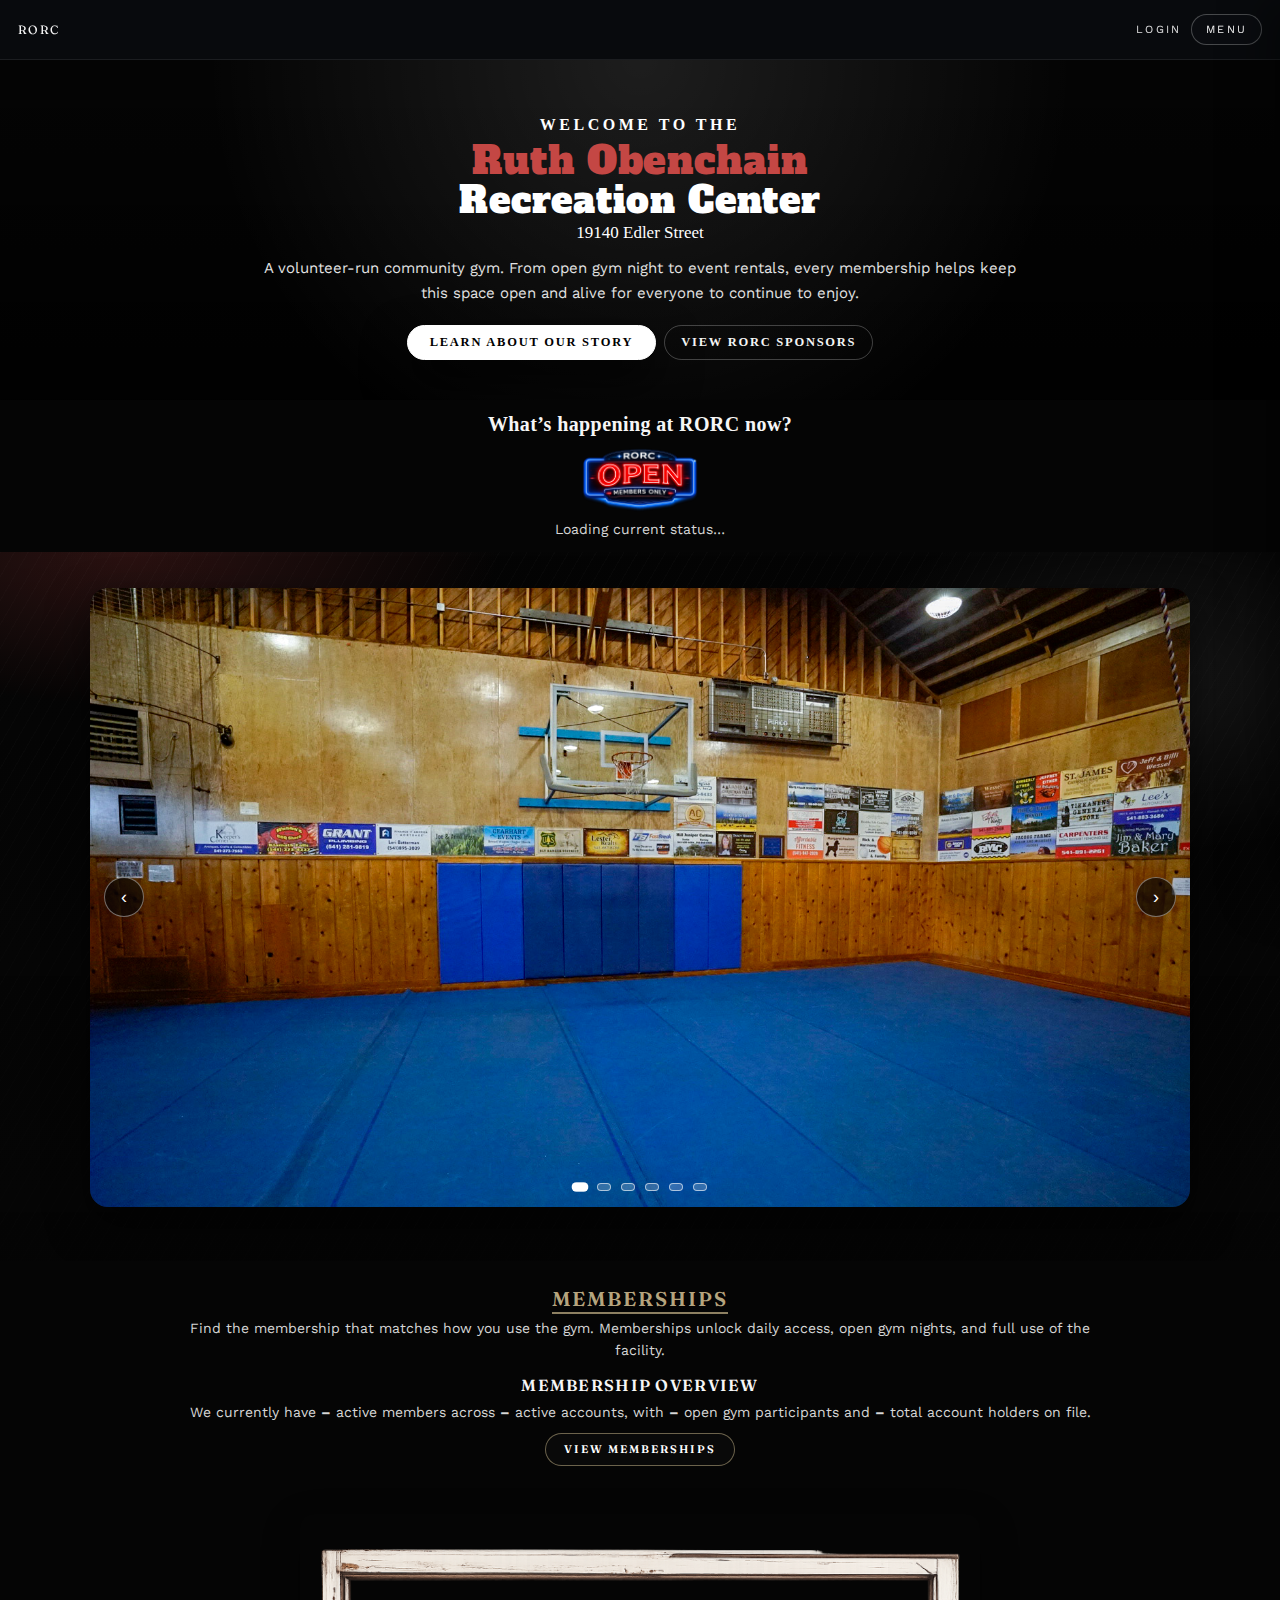
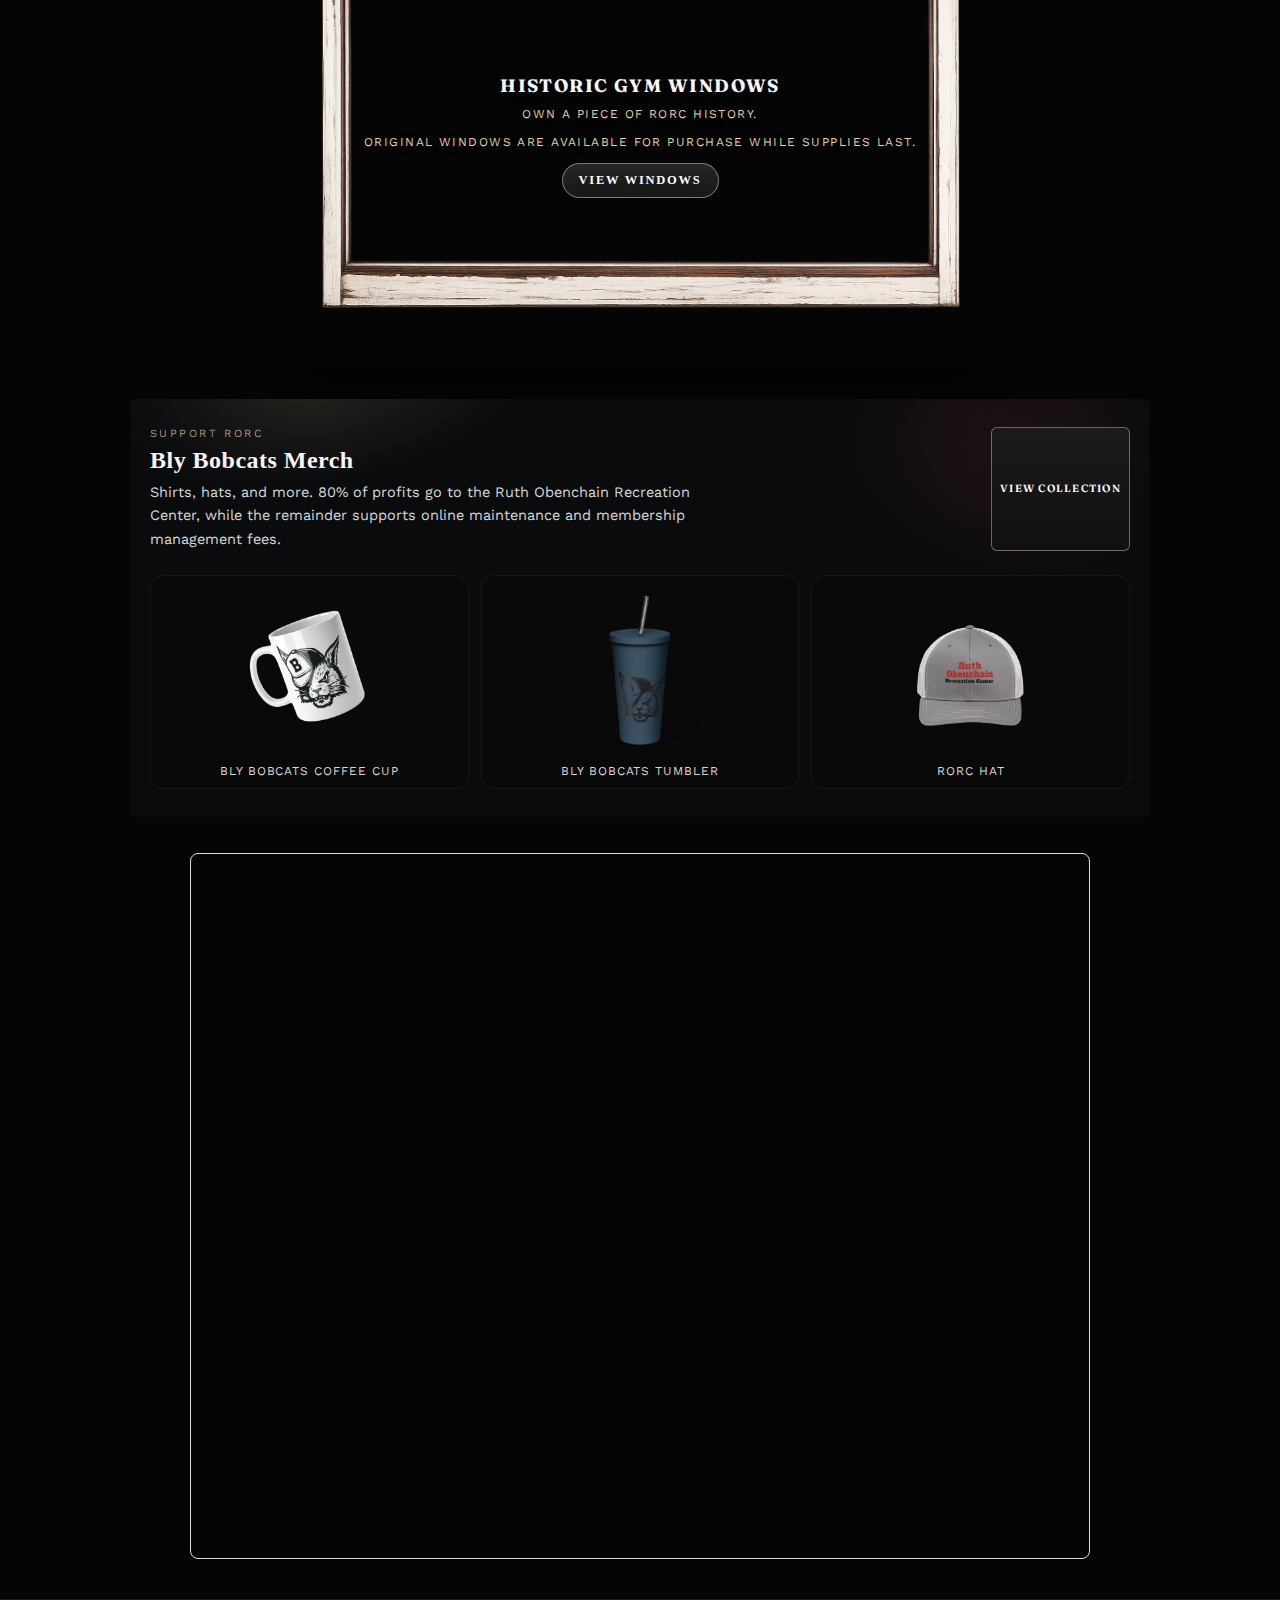
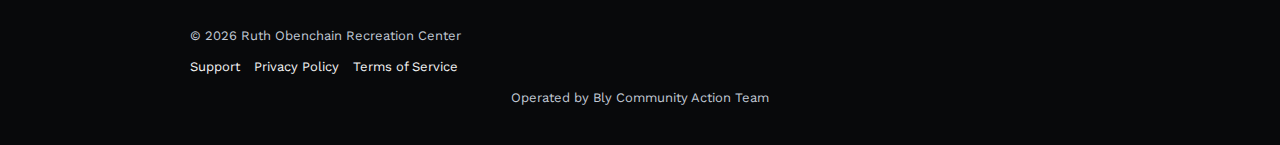
<file: index.html>
<!doctype html>
<html lang="en">
<head>
  <meta charset="utf-8" />
  <meta name="viewport" content="width=device-width, initial-scale=1" />
  <title>RORC</title>
  <link rel="stylesheet" href="style.css" />
  <style>
    @import url('https://fonts.googleapis.com/css2?family=Alfa+Slab+One&display=swap');

    body.rorc-page {
      background: #050505;
      color: #f5f5f5;
    }

    /* Visually hidden heading for accessibility */
    .rorc-visually-hidden {
      position: absolute;
      width: 1px;
      height: 1px;
      padding: 0;
      margin: -1px;
      overflow: hidden;
      clip: rect(0, 0, 0, 0);
      border: 0;
    }

    /* SECTION (no photo background, just cinematic gradient) */
    .rorc-section {
      position: relative;
      padding: 56px 20px 14px;
      background: #050505;
      color: #f5f5f5;
      font-family: var(--font-body);
      overflow: hidden;
    }

    .rorc-section::before {
      content: "";
      position: absolute;
      inset: 0;
      background:
        radial-gradient(circle at top center, rgba(255,255,255,0.10), transparent 60%),
        linear-gradient(to bottom, rgba(0,0,0,0.2), rgba(0,0,0,0.9));
      opacity: 1;
      z-index: 0;
    }

    .rorc-inner {
      position: relative;
      z-index: 1;
      max-width: 1100px;
      margin: 0 auto;
    }

    /* HERO */
    .rorc-hero {
      text-align: center;
      max-width: 760px;
      margin: 0 auto 26px;
    }

    .rorc-welcome {
      margin: 0 0 8px;
      font-family: Georgia, serif;
      font-size: 16px;
      letter-spacing: 0.22em;
      text-transform: uppercase;
      color: #ffffff;
    }

    /* LOGO TYPOGRAPHY */
    .rorc-logo-block {
      margin-bottom: 14px;
      line-height: 1.05;
    }

    .rorc-logo-line {
      font-family: 'Alfa Slab One', serif;
      font-size: 32px;
      letter-spacing: 0.9px;
    }

    .rorc-logo-red { color: #c44744; }
    .rorc-logo-white { color: #ffffff; font-size: 30px; }

    .rorc-logo-address {
      font-family: Georgia, serif;
      color: #ffffff;
      font-size: 16px;
      margin-top: 4px;
    }

    /* Larger on desktop */
    @media (min-width: 900px) {
      .rorc-logo-line {
        font-size: 38px;
      }
      .rorc-logo-white {
        font-size: 36px;
      }
      .rorc-logo-address {
        font-size: 17px;
      }
    }

    /* HERO SUBTITLE */
    .rorc-subtitle {
      margin: 12px 0 18px;
      color: #e3e3e3;
      font-size: 15px;
      line-height: 1.7;
    }

    /* GRID */
    .rorc-grid {
      display: grid;
      grid-template-columns: repeat(12, minmax(0,1fr));
      gap: 20px;
    }

    .rorc-card {
      grid-column: span 12;
      background: rgba(10,10,10,0.96);
      border-radius: 16px;
      border: 1px solid rgba(231,210,160,0.25);
      box-shadow: 0 18px 55px rgba(0,0,0,0.9);
      padding: 20px 18px;
    }

    .rorc-card-primary {
      border-color: rgba(153,192,255,0.7);
      box-shadow: 0 22px 60px rgba(22,70,170,0.6);
    }

    @media (min-width: 980px) {
      .rorc-card-primary { grid-column: span 5; }
      .rorc-card:nth-of-type(2) { grid-column: span 4; }
      .rorc-card:nth-of-type(3) { grid-column: span 3; }
    }

    /* CARD CONTENT */
    .rorc-card-title {
      font-family: Georgia, serif;
      font-size: 20px;
      margin: 0 0 8px;
    }
    .rorc-card-text {
      font-size: 14.5px;
      line-height: 1.7;
      color: #f0f0f0;
      margin-bottom: 10px;
    }
    .rorc-list {
      margin-left: 18px;
      margin-bottom: 12px;
      font-size: 14px;
      color: #e4e4e4;
      line-height: 1.6;
    }
    .rorc-note {
      margin-top: 12px;
      font-size: 13px;
      color: #b6c9ff;
    }
    .rorc-hint {
      margin-top: 8px;
      font-size: 13px;
      color: #c0c0c0;
    }

    /* Center actions in all cards */
    .rorc-actions {
      display: flex;
      flex-wrap: wrap;
      gap: 8px;
      margin-top: 8px;
      justify-content: center;
      align-items: center;
    }

    /* BUTTONS */
    .rorc-btn {
      display: inline-block;
      padding: 9px 16px;
      border-radius: 999px;
      border: 1px solid rgba(231,210,160,0.5);
      background: linear-gradient(180deg,#222,#111);
      color: #fff;
      text-decoration: none;
      font-family: Georgia, serif;
      font-size: 12.5px;
      font-weight: 600;
      letter-spacing: 0.14em;
      text-transform: uppercase;
      cursor: pointer;
      transition: 0.15s ease;
    }
    .rorc-btn:hover {
      transform: translateY(-1px);
      border-color: #e7d2a0;
    }

    /* Main hero button */
    .rorc-btn-main {
      padding-inline: 22px;
      background: #ffffff;
      color: #000;
      border-color: #ffffff;
      box-shadow: 0 20px 45px rgba(0,0,0,0.85);
    }

    /* Accent (Start Membership) */
    .rorc-btn-accent {
      background: linear-gradient(180deg,#1763ff,#0d3daa);
      border-color: rgba(145,189,255,0.9);
      box-shadow: 0 14px 35px rgba(23,99,255,0.7);
    }

    /* Neutral */
    .rorc-btn-neutral {
      background: linear-gradient(180deg,#262626,#181818);
    }

    /* Ghost */
    .rorc-btn-ghost {
      background: transparent;
      border-color: rgba(255,255,255,0.24);
      color: #f5f5f5;
    }

    /* Danger */
    .rorc-btn-danger {
      background: linear-gradient(180deg,#5a0f0f,#3a0b0b);
      border-color: rgba(255,140,140,0.5);
    }

    /* MODAL */
    .rorc-modal {
      position: fixed;
      inset: 0;
      background: rgba(0,0,0,0.92);
      display: none;
      z-index: 1000;
      flex-direction: column;
    }
    .rorc-modal-head {
      display:flex;
      justify-content:space-between;
      align-items:center;
      padding:14px 18px;
      border-bottom:1px solid rgba(231,210,160,0.25);
    }
    .rorc-modal-title {
      margin:0;
      font-family:Georgia,serif;
      font-size:18px;
      color:#f6f6f6;
    }
    .rorc-modal-body {
      flex:1;
      display:flex;
      align-items:center;
      justify-content:center;
      padding:16px;
    }
    .rorc-iframe {
      width:90%;
      height:85%;
      border:none;
      border-radius:12px;
      box-shadow:0 18px 45px rgba(0,0,0,0.85);
    }

    /* Bly Bobcats Merch */
    .merch-band {
      position: relative;
      margin: 18px auto 36px;
      padding: 28px 20px;
      background:
        radial-gradient(500px 220px at 10% -10%, rgba(231,210,160,0.18), transparent 60%),
        radial-gradient(420px 240px at 95% 10%, rgba(196, 71, 68, 0.18), transparent 62%),
        #0a0b0d;
    }
    .merch-band::before {
      content: "";
      position: absolute;
      inset: 0;
      pointer-events: none;
      background: linear-gradient(90deg, rgba(10,11,13,0.95), transparent 18%, transparent 82%, rgba(10,11,13,0.95));
    }
    .merch-inner {
      max-width: 980px;
      margin: 0 auto;
      display: grid;
      grid-template-columns: repeat(12, minmax(0, 1fr));
      gap: 18px;
    }
    .merch-inner {
      position: relative;
      z-index: 1;
    }
    .merch-text {
      grid-column: span 12;
      max-width: 680px;
    }
    .merch-kicker {
      text-transform: uppercase;
      letter-spacing: 0.22em;
      font-size: 11px;
      color: rgba(231, 210, 160, 0.7);
      margin-bottom: 6px;
    }
    .merch-title {
      margin: 0 0 6px;
      font: 600 24px/1.2 Georgia, "Times New Roman", serif;
      color: #f6f6f6;
      letter-spacing: 0.02em;
    }
    .merch-sub {
      margin: 0;
      color: #d7d7d7;
      font: 400 14.5px/1.6 var(--font-body);
    }
    .merch-cta {
      grid-column: span 12;
      display: inline-flex;
      align-items: center;
      gap: 10px;
      text-decoration: none;
      width: fit-content;
      padding: 10px 18px;
      border-radius: 6px;
      border: 1px solid rgba(231,210,160,.45);
      background: linear-gradient(180deg, #1b1b1b, #101010);
      color: #fff;
      font: 600 12px/1 var(--font-display);
      letter-spacing: 0.12em;
      text-transform: uppercase;
      justify-self: center;
      transition: transform .15s ease, border-color .15s ease, box-shadow .15s ease;
    }
    .merch-cta:hover {
      transform: translateY(-1px);
      border-color: #e7d2a0;
      box-shadow: 0 10px 24px rgba(0,0,0,.4);
    }

    /* Membership Summary */
    .membership-summary {
      max-width: 980px;
      margin: 26px auto 12px;
      padding: 0 20px;
      text-align: center;
    }
    .membership-summary h3 {
      margin: 0 0 6px;
    }
    .membership-lead {
      margin: 0 0 14px;
      color: #d7d7d7;
      font: 400 14px/1.6 var(--font-body);
    }
    .membership-overview-title {
      margin: 0 0 8px;
      font: 600 16px/1.2 var(--font-display);
      color: #f6f6f6;
      letter-spacing: 0.08em;
      text-transform: uppercase;
    }

    .membership-summary .membership-overview-title {
      margin: 0 0 6px;
    }
    .membership-overview-text {
      margin: 0 0 6px;
      color: #d7d7d7;
      font: 400 14px/1.6 var(--font-body);
    }
    .membership-title-large {
      font-size: 20px;
      letter-spacing: 0.1em;
    }
    .membership-title-gold {
      color: rgba(231, 210, 160, 0.8);
    }
    .membership-underline {
      text-decoration: underline;
      text-decoration-color: rgba(231, 210, 160, 0.6);
      text-underline-offset: 6px;
    }
    .membership-cta {
      margin-top: 4px;
      display: inline-flex;
      align-items: center;
      justify-content: center;
      padding: 10px 18px;
      border-radius: 999px;
      border: 1px solid rgba(231,210,160,.45);
      background: rgba(10,10,10,.9);
      color: #fff;
      text-decoration: none;
      font: 600 11px/1 var(--font-display);
      letter-spacing: 0.18em;
      text-transform: uppercase;
    }
    .membership-cta:hover {
      opacity: 0.85;
    }

    .window-feature-card {
      margin: 26px auto 0;
      text-align: center;
    }

    .window-feature-hero {
      position: relative;
      width: min(680px, 94%);
      margin: 0 auto 14px;
    }

    .window-feature-image {
      width: 100%;
      height: auto;
      border-radius: 14px;
      box-shadow: 0 14px 36px rgba(0, 0, 0, 0.45);
      display: block;
    }

    .window-feature-overlay {
      position: absolute;
      inset: 0;
      display: flex;
      flex-direction: column;
      justify-content: center;
      gap: 8px;
      padding: 12px;
      color: #f6f6f6;
      text-shadow: 0 2px 8px rgba(0,0,0,0.55);
      transform: translateY(-5px);
    }

    .window-feature-overlay h3 {
      margin: 0;
      font-family: var(--font-display);
      font-size: 18px;
      letter-spacing: 0.08em;
      text-transform: uppercase;
    }

    .window-feature-overlay p {
      margin: 0;
      font-size: 12px;
      color: #e7d2a0;
      letter-spacing: 0.12em;
      text-transform: uppercase;
    }

    .window-feature-body {
      font-size: 12.5px;
      text-transform: none;
      letter-spacing: 0.02em;
      color: #f0f0f0;
      line-height: 1.5;
      margin-top: 2px;
    }

    .window-feature-overlay a {
      align-self: center;
      margin-top: 4px;
    }

    @media (max-width: 700px) {
      .window-feature-hero {
        width: 100%;
      }
    }

    /* Live Status */
    .rorc-live {
      max-width: 980px;
      margin: 12px auto 12px;
      padding: 0 20px;
      text-align: center;
    }
    .rorc-live h3 {
      margin: 0 0 6px;
      font: 600 20px/1.2 Georgia, "Times New Roman", serif;
      color: #f6f6f6;
    }
    .rorc-live p {
      margin: 0;
      color: #d7d7d7;
      font: 400 14px/1.6 var(--font-body);
    }
    .rorc-live-badge {
      display: block;
      width: 120px;
      max-width: 60vw;
      height: auto;
      margin: 0 auto 4px;
      border: 0;
      padding: 0;
      filter: none;
      animation: rorc-neon-flicker 3.8s infinite;
      animation-delay: 0.6s;
    }
    @keyframes rorc-neon-flicker {
      0%, 7%, 11%, 20%, 29%, 100% {
        opacity: 1;
      }
      8%, 10%, 21%, 23%, 30% {
        opacity: 0.5;
      }
      24%, 26% {
        opacity: 0.8;
      }
    }
    .rorc-live strong {
      color: #ffffff;
    }
    .rorc-live-count {
      color: #e7d2a0;
      font-weight: 600;
    }

    .merch-gallery {
      grid-column: span 12;
      display: grid;
      grid-template-columns: repeat(auto-fit, minmax(180px, 1fr));
      gap: 12px;
      margin-top: 6px;
    }

    .merch-item {
      text-decoration: none;
      background: rgba(8,8,8,0.7);
      border-radius: 14px;
      border: 1px solid rgba(255,255,255,0.06);
      padding: 10px;
      text-align: center;
    }

    .merch-item img {
      width: 100%;
      height: 170px;
      object-fit: contain;
      border-radius: 10px;
      display: block;
    }

    .merch-item span {
      display: block;
      margin-top: 8px;
      font-size: 12px;
      color: #d8d8d8;
      letter-spacing: 0.08em;
      text-transform: uppercase;
    }

    .merch-item:hover {
      border-color: rgba(231,210,160,0.4);
      transform: translateY(-2px);
      transition: transform 0.15s ease, border-color 0.15s ease;
    }

    @media (min-width: 900px) {
      .merch-text {
        grid-column: span 7;
      }
      .merch-cta {
        grid-column: span 5;
        justify-self: end;
        padding: 2px 8px;
        font: 600 10.5px/1 var(--font-display);
      }
      .merch-gallery {
        grid-column: span 12;
      }
    }

    /* ===== Home: RORC Carousel ===== */
    .rorc-carousel {
      position: relative;
      padding: 36px 20px 54px;
      background:
        radial-gradient(620px 260px at 10% 0%, rgba(196, 71, 68, 0.22), transparent 60%),
        radial-gradient(520px 280px at 90% 18%, rgba(255, 255, 255, 0.08), transparent 62%),
        #050505;
      overflow: hidden;
    }

    .rorc-carousel::after {
      content: "";
      position: absolute;
      inset: 0;
      background:
        linear-gradient(180deg, rgba(5,5,5,0.25), rgba(5,5,5,0.85)),
        repeating-linear-gradient(120deg, rgba(255,255,255,0.06), rgba(255,255,255,0.06) 1px, transparent 1px, transparent 12px);
      opacity: 0.35;
      pointer-events: none;
    }

    .rorc-carousel-inner {
      position: relative;
      z-index: 1;
      max-width: 1100px;
      margin: 0 auto;
    }

    .rorc-carousel-frame {
      position: relative;
      border-radius: 18px;
      overflow: hidden;
      background: #101318;
      box-shadow: 0 18px 42px rgba(0,0,0,0.6);
      aspect-ratio: 16 / 9;
    }

    .rorc-carousel-slides {
      display: flex;
      width: 100%;
      height: 100%;
      transition: transform 0.5s ease;
    }

    .rorc-carousel-slide {
      min-width: 100%;
      height: 100%;
      position: relative;
    }

    .rorc-carousel-slide img {
      width: 100%;
      height: 100%;
      object-fit: cover;
      display: block;
      filter: saturate(1.08) contrast(1.03);
    }

    .rorc-carousel-controls {
      position: absolute;
      inset: 0;
      display: flex;
      align-items: center;
      justify-content: space-between;
      padding: 0 14px;
      pointer-events: none;
    }

    .rorc-carousel-btn {
      pointer-events: auto;
      width: 40px;
      height: 40px;
      border-radius: 999px;
      border: 1px solid rgba(255,255,255,0.4);
      background: rgba(5,5,5,0.65);
      color: #ffffff;
      font-size: 18px;
      display: flex;
      align-items: center;
      justify-content: center;
      cursor: pointer;
      transition: transform 0.15s ease, border-color 0.15s ease, background 0.15s ease;
    }

    .rorc-carousel-btn:hover {
      transform: translateY(-1px);
      border-color: rgba(255,255,255,0.7);
      background: rgba(5,5,5,0.8);
    }

    .rorc-carousel-dots {
      position: absolute;
      left: 50%;
      bottom: 16px;
      transform: translateX(-50%);
      display: flex;
      gap: 10px;
    }

    .rorc-carousel-dot {
      width: 8px;
      height: 8px;
      border-radius: 999px;
      border: 1px solid rgba(255,255,255,0.6);
      background: rgba(255,255,255,0.2);
      cursor: pointer;
      transition: transform 0.15s ease, background 0.15s ease;
    }

    .rorc-carousel-dot.is-active {
      background: #ffffff;
      transform: scale(1.2);
    }

    @media (max-width: 700px) {
      .rorc-carousel-frame {
        aspect-ratio: 4 / 3;
      }
      .rorc-carousel-btn {
        width: 34px;
        height: 34px;
        font-size: 16px;
      }
    }

    /* MOBILE TWEAKS */
    @media (max-width: 600px) {
      .rorc-card { padding: 16px 14px; }
      .rorc-logo-line { font-size: 28px; }
      .rorc-logo-white { font-size: 26px; }
      .rorc-logo-address { font-size: 14px; }
    }
  </style>
  <!-- Google tag (gtag.js) -->
  <script async src="https://www.googletagmanager.com/gtag/js?id=G-EGC30XZVXV"></script>
  <script>
    window.dataLayer = window.dataLayer || [];
    function gtag(){dataLayer.push(arguments);}
    gtag('js', new Date());
    gtag('config', 'G-EGC30XZVXV');
  </script>
</head>

<body class="rorc-page">
  <div class="site-menu">
    <input type="checkbox" id="site-menu-toggle" class="site-menu-toggle" />
    <div class="site-menu-bar">
      <a class="site-menu-brand" href="/">RORC</a>
      <div class="site-menu-actions">
        <a class="site-menu-login" href="/membership-login/">Login</a>
        <label class="site-menu-button" for="site-menu-toggle">Menu</label>
      </div>
    </div>
    <label class="site-menu-backdrop" for="site-menu-toggle" aria-hidden="true"></label>
    <div class="site-menu-panel" role="dialog" aria-label="Site menu">
      <label class="site-menu-close" for="site-menu-toggle">Close</label>
      <div>
        <nav class="site-menu-links" aria-label="Site">
          <a href="/">Home</a>
          <a href="/about-rorc/">About</a>
          <a href="/memberships/">Memberships</a>
          <a href="/rentals/">Rentals</a>
          <a href="/sponsors/">Sponsors</a>
          <a href="/projects/">Projects</a>
          <a href="/news-updates/">News & Updates</a>
          <a href="/application/">RORC App</a>
        </nav>
      </div>
      <div class="site-menu-legal" aria-label="Legal">
                <a href="/support/">Support</a>
<a href="/privacy-policy/">Privacy Policy</a>
        <a href="/terms-of-service/">Terms of Service</a>
      </div>
    </div>
  </div>
  <!-- ===== RORC · Cinematic Community Section (No Photo Background) ===== -->
  <section class="rorc-section" aria-labelledby="rorc-title">
    <div class="rorc-inner">

      <!-- HERO -->
      <header class="rorc-hero">
        <h1 id="rorc-title" class="rorc-visually-hidden">Ruth Obenchain Recreation Center</h1>

        <h3 class="rorc-welcome">WELCOME TO THE</h3>

        <!-- HTML logo -->
        <div class="rorc-logo-block">
          <div class="rorc-logo-line rorc-logo-red">Ruth Obenchain</div>
          <div class="rorc-logo-line rorc-logo-white">Recreation Center</div>
          <div class="rorc-logo-address">19140 Edler Street</div>
        </div>

        <p class="rorc-subtitle">
          A volunteer-run community gym. From open gym night to event rentals, every membership helps keep this space open and alive for everyone to continue to enjoy.
        </p>

        <div class="rorc-actions">
          <a class="rorc-btn rorc-btn-main" href="/about-rorc/">
            Learn About Our Story
          </a>
          <a class="rorc-btn rorc-btn-ghost" href="/sponsors/">
            View RORC Sponsors
          </a>
        </div>
      </header>

      <!-- GRID -->
      <div class="rorc-grid">

      </div>
    </div>
  </section>

  <!-- ===== Live Status ===== -->
  <section class="rorc-live" aria-label="Current activity">
    <h3>What’s happening at RORC now?</h3>
    <img id="rorc-open-badge" class="rorc-live-badge" src="Images/RORC Homepage/OPEN.png" alt="Open" loading="lazy" />
    <p id="rorc-live-text">Loading current status…</p>
  </section>

  <!-- ===== RORC Homepage Carousel ===== -->
  <section class="rorc-carousel" aria-label="RORC photo carousel">
    <div class="rorc-carousel-inner">
      <div class="rorc-carousel-frame">
        <div class="rorc-carousel-slides" id="rorc-carousel-slides"></div>
        <div class="rorc-carousel-controls" aria-hidden="true">
          <button class="rorc-carousel-btn" id="rorc-carousel-prev" type="button" aria-label="Previous photo">
            ‹
          </button>
          <button class="rorc-carousel-btn" id="rorc-carousel-next" type="button" aria-label="Next photo">
            ›
          </button>
        </div>
        <div class="rorc-carousel-dots" id="rorc-carousel-dots" aria-hidden="true"></div>
      </div>
    </div>
  </section>

  <!-- ===== Membership Summary ===== -->
  <section class="membership-summary" aria-label="Memberships">
    <h3 class="membership-overview-title membership-title-large membership-title-gold membership-underline">Memberships</h3>
    <p class="membership-lead">
      Find the membership that matches how you use the gym. Memberships unlock daily access, open gym nights, and
      full use of the facility.
    </p>
    <h4 class="membership-overview-title">Membership Overview</h4>
    <p class="membership-overview-text">
      We currently have <strong id="m-active">–</strong> active members across
      <strong id="m-active-accounts">–</strong> active accounts, with
      <strong id="m-open-gym">–</strong> open gym participants and
      <strong id="m-total-members">–</strong> total account holders on file.
    </p>
    <a class="membership-cta" href="/memberships/">View Memberships</a>
  </section>

  <section class="window-feature-card">
    <div class="window-feature-hero">
      <img
        class="window-feature-image"
        src="Images/RORC Homepage/window.png"
        alt="Historic gym window"
        loading="lazy"
      />
      <div class="window-feature-overlay">
        <h3>Historic Gym Windows</h3>
        <p>Own a piece of RORC history.</p>
        <p class="window-feature-body">Original windows are available for purchase while supplies last.</p>
        <a class="rorc-btn rorc-btn-neutral" href="/windows/">View Windows</a>
      </div>
    </div>
  </section>

  <!-- ===== Bly Bobcats Merch (opens collection in new tab) ===== -->
  <section class="merch-band" aria-labelledby="fw-bly-title">
    <div class="merch-inner">
      <div class="merch-text">
        <div class="merch-kicker">Support RORC</div>
        <h3 id="fw-bly-title" class="merch-title">Bly Bobcats Merch</h3>
        <p class="merch-sub">
          Shirts, hats, and more. 80% of profits go to the Ruth Obenchain Recreation Center, while the remainder
          supports online maintenance and membership management fees.
        </p>
      </div>
      <a class="merch-cta" href="https://shop.quentinnichols.com/collections/bly-bobcats" target="_blank" rel="noopener">
        View Collection
      </a>
      <div class="merch-gallery" aria-label="Merchandise preview">
        <a class="merch-item" href="https://shop.quentinnichols.com/en-usd/products/bly-bobcats-coffee-cup-white" target="_blank" rel="noopener">
          <img src="Images/Merch/BlyBobcatsCoffeeCup.avif" alt="Bly Bobcats coffee cup" loading="lazy" />
          <span>Bly Bobcats Coffee Cup</span>
        </a>
        <a class="merch-item" href="https://shop.quentinnichols.com/en-usd/products/rorc-bobcats-insulated-tumbler" target="_blank" rel="noopener">
          <img src="Images/Merch/BlyBobcatsTumbler.avif" alt="Bly Bobcats tumbler" loading="lazy" />
          <span>Bly Bobcats Tumbler</span>
        </a>
        <a class="merch-item" href="https://shop.quentinnichols.com/en-usd/products/rorc-hat" target="_blank" rel="noopener">
          <img src="Images/Merch/RORChat.avif" alt="RORC hat" loading="lazy" />
          <span>RORC Hat</span>
        </a>
      </div>
    </div>
  </section>

  <div style="width: 100%; max-width: 900px; margin: 0 auto 40px; border: 1px solid #ddd; border-radius: 8px; overflow: hidden; box-shadow: 0 4px 6px rgba(0, 0, 0, 0.1);">
    <iframe
      src="https://calendar.google.com/calendar/embed?src=c_76h3q12d2p9m1m49omkcarh2nc%40group.calendar.google.com&ctz=America%2FLos_Angeles&mode=MONTH&showTitle=0&showPrint=0&showTabs=0&showCalendars=0"
      style="border: 0; width: 100%; height: 700px;"
      frameborder="0">
    </iframe>
  </div>

  <footer class="site-footer">
    <div class="site-footer-inner">
      <div>© 2026 Ruth Obenchain Recreation Center</div>
      <div class="site-footer-links">
        <a href="/support/">Support</a>
        <a href="/privacy-policy/">Privacy Policy</a>
        <a href="/terms-of-service/">Terms of Service</a>
      </div>
      <div>Operated by Bly Community Action Team</div>
    </div>
  </footer>

  <!-- ===== JS ===== -->
  <script>
    /*
      NOTE: Long-term event automation idea

      The best long-term approach is to have the homepage read from a Google Calendar feed
      and compute “now” + “next event” from that.

      Two workable paths:

      1) Google Calendar JSON feed (public) + client JS
         - Make a calendar public.
         - Use the public JSON feed to pull upcoming events.
         - Compute “current event” + “next event” in JS.
         - Pros: simple, no server; Cons: public calendar, rate limits.

      2) Google Apps Script proxy
         - Calendar can stay private.
         - Apps Script returns just the events you need (today + next).
         - Your page calls the script (similar to your stats script).
         - Pros: private; Cons: requires script setup.
    */
    function rorcFormatTimeLabel(hour, minute) {
      const h = hour % 12 || 12;
      const mm = minute.toString().padStart(2, "0");
      return `${h}:${mm}`;
    }

    function rorcTimeInMinutes(hour, minute) {
      return (hour * 60) + minute;
    }

    function rorcGetPacificNow() {
      const now = new Date();
      const parts12 = new Intl.DateTimeFormat("en-US", {
        timeZone: "America/Los_Angeles",
        weekday: "short",
        year: "numeric",
        month: "2-digit",
        day: "2-digit",
        hour: "numeric",
        minute: "2-digit",
        hour12: true
      }).formatToParts(now);

      const parts24 = new Intl.DateTimeFormat("en-US", {
        timeZone: "America/Los_Angeles",
        weekday: "short",
        year: "numeric",
        month: "2-digit",
        day: "2-digit",
        hour: "2-digit",
        minute: "2-digit",
        hour12: false
      }).formatToParts(now);

      const lookup12 = Object.fromEntries(parts12.map(p => [p.type, p.value]));
      const lookup24 = Object.fromEntries(parts24.map(p => [p.type, p.value]));

      const weekday = lookup12.weekday || lookup24.weekday;
      const year = Number(lookup12.year || lookup24.year);
      const month = Number(lookup12.month || lookup24.month);
      const day = Number(lookup12.day || lookup24.day);
      const minute = Number(lookup12.minute || lookup24.minute);

      const hour24 = Number(lookup24.hour);
      const rawHour = Number(lookup12.hour);
      const period = (lookup12.dayPeriod || "").toLowerCase();
      const hour12 = (period === "pm" && rawHour < 12)
        ? rawHour + 12
        : (period === "am" && rawHour === 12 ? 0 : rawHour);
      const hour = Number.isFinite(hour24) ? hour24 : hour12;

      return { weekday, year, month, day, hour, minute };
    }

    function rorcGetNextEventLabel() {
      const { weekday, year, month, day, hour, minute } = rorcGetPacificNow();
      const weekdays = ["sun", "mon", "tue", "wed", "thu", "fri", "sat"];
      const dayIndex = weekdays.indexOf(weekday.toLowerCase());
      const nowMinutes = rorcTimeInMinutes(hour, minute);
      const todayOrdinal = Math.floor(Date.UTC(year, month - 1, day) / 86400000);

      const events = [
        { day: 2, start: rorcTimeInMinutes(15, 0), label: "Afterschool program hosted by Klamath Basin Youth Development", range: "3:00–5:30 PM" },
        { day: 2, start: rorcTimeInMinutes(18, 0), label: "Open gym", range: "6:00–8:00 PM" },
        { day: 4, start: rorcTimeInMinutes(15, 0), label: "Afterschool program hosted by Klamath Basin Youth Development", range: "3:00–5:30 PM" },
        { day: 4, start: rorcTimeInMinutes(18, 0), label: "Open gym", range: "6:00–8:00 PM" }
      ];

      const specialEvent = {
        dateOrdinal: Math.floor(Date.UTC(2026, 2, 14) / 86400000),
        label: "Facility closed for Madison Melsness baby shower",
        range: "All day"
      };

      let best = null;
      events.forEach((event) => {
        let deltaDays = (event.day - dayIndex + 7) % 7;
        let minutesUntil = (deltaDays * 1440) + (event.start - nowMinutes);
        if (deltaDays === 0 && event.start <= nowMinutes) {
          minutesUntil = (7 * 1440) + (event.start - nowMinutes);
          deltaDays = 7;
        }
        if (minutesUntil < 0) {
          minutesUntil += 7 * 1440;
        }
        if (!best || minutesUntil < best.minutesUntil) {
          best = {
            minutesUntil,
            day: event.day,
            label: event.label,
            range: event.range
          };
        }
      });

      const specialMinutesUntil = (specialEvent.dateOrdinal - todayOrdinal) * 1440;
      if (specialMinutesUntil >= 0 && (!best || specialMinutesUntil < best.minutesUntil)) {
        const dayName = ["Sunday", "Monday", "Tuesday", "Wednesday", "Thursday", "Friday", "Saturday"][new Date(Date.UTC(2026, 2, 14)).getUTCDay()];
        return `Next event: ${specialEvent.label} on ${dayName}, March 14, 2026 (${specialEvent.range}).`;
      }

      if (!best) return "Next event: schedule coming soon.";
      const dayName = ["Sunday", "Monday", "Tuesday", "Wednesday", "Thursday", "Friday", "Saturday"][best.day];
      return `Next event: ${best.label} ${dayName} ${best.range}.`;
    }

    function rorcGetStatusMessage() {
      const { weekday, year, month, day, hour, minute } = rorcGetPacificNow();
      const dayName = weekday.toLowerCase();
      const nowMinutes = rorcTimeInMinutes(hour, minute);

      const isTueThu = dayName === "tue" || dayName === "thu";

      const generalOpenStart = rorcTimeInMinutes(7, 0);
      const generalOpenEnd = rorcTimeInMinutes(21, 0);
      const afterSchoolStart = rorcTimeInMinutes(15, 0);
      const afterSchoolEnd = rorcTimeInMinutes(17, 30);
      const openGymStart = rorcTimeInMinutes(18, 0);
      const openGymEnd = rorcTimeInMinutes(20, 0);

      const inAfterSchool = isTueThu && nowMinutes >= afterSchoolStart && nowMinutes < afterSchoolEnd;
      const inOpenGym = isTueThu && nowMinutes >= openGymStart && nowMinutes < openGymEnd;
      const inGeneralOpen = nowMinutes >= generalOpenStart && nowMinutes < generalOpenEnd;
      const nextEvent = rorcGetNextEventLabel();
      const isClosureDate = (year === 2026 && month === 3 && day === 14);

      if (isClosureDate) {
        return { text: "Facility closed today for Madison Melsness baby shower (all day).", nextEvent: "", showCount: false };
      }

      if (inAfterSchool) {
        return { text: `Afterschool program in progress (3:00–5:30 PM), hosted by Klamath Basin Youth Development. Membership use is closed during this time.`, nextEvent, showCount: false };
      }
      if (inOpenGym) {
        return { text: "Open gym night in progress (6:00–8:00 PM).", nextEvent, showCount: true };
      }

      if (!inGeneralOpen) {
        return { text: "Facility is currently closed. Membership hours are 7:00 AM–9:00 PM.", nextEvent, showCount: true };
      }

      if (isTueThu && nowMinutes < afterSchoolStart) {
        return { text: "Membership use is open 7:00 AM–9:00 PM.", nextEvent, showCount: true };
      }
      if (isTueThu && nowMinutes >= afterSchoolEnd && nowMinutes < openGymStart) {
        return { text: "Membership use is open 7:00 AM–9:00 PM.", nextEvent, showCount: true };
      }
      if (isTueThu && nowMinutes >= openGymEnd) {
        return { text: "Membership use is open 7:00 AM–9:00 PM.", nextEvent, showCount: true };
      }

      return { text: "Membership use is open 7:00 AM–9:00 PM.", nextEvent, showCount: true };
    }

    function rorcRenderLiveStatus(data) {
      const rawOccupancy = data.occupancyCount ?? "–";
      const occupancy = (rawOccupancy === 1 || rawOccupancy === "1") ? "1" : rawOccupancy;
      const liveText = document.getElementById("rorc-live-text");
      const openBadge = document.getElementById("rorc-open-badge");
      if (!liveText) return;
      const status = rorcGetStatusMessage();
      if (openBadge) {
        const showOpenBadge = (
          status.text === "Membership use is open 7:00 AM–9:00 PM."
          || status.text === "Open gym night in progress (6:00–8:00 PM)."
        );
        const showClosedBadge = (status.text === "Facility is currently closed. Membership hours are 7:00 AM–9:00 PM.");
        const showPrivateEventBadge = (status.text === "Facility closed today for Madison Melsness baby shower (all day).");
        const showKbydBadge = (status.text === "Afterschool program in progress (3:00–5:30 PM), hosted by Klamath Basin Youth Development. Membership use is closed during this time.");
        if (showOpenBadge) {
          openBadge.src = "Images/RORC Homepage/OPEN.png";
          openBadge.alt = "Open";
          openBadge.style.display = "block";
        } else if (showKbydBadge) {
          openBadge.src = "Images/RORC Homepage/KBYDinsession.png";
          openBadge.alt = "KBYD in session";
          openBadge.style.display = "block";
        } else if (showPrivateEventBadge) {
          openBadge.src = "Images/RORC Homepage/closedforprivateevent.png";
          openBadge.alt = "Closed for private event";
          openBadge.style.display = "block";
        } else if (showClosedBadge) {
          openBadge.src = "Images/RORC Homepage/CLOSED.png";
          openBadge.alt = "Closed";
          openBadge.style.display = "block";
        } else {
          openBadge.style.display = "none";
        }
      }
      const noun = (occupancy === "1") ? "member" : "members";
      const countLine = (occupancy === "0" || occupancy === 0 || occupancy === "–")
        ? "No members are signed in right now."
        : `Currently <span class=\"rorc-live-count\">${occupancy}</span> ${noun} signed in.`;

      const lines = [status.text];
      if (status.nextEvent) {
        lines.push(status.nextEvent);
      }
      if (status.showCount) {
        lines.push(countLine);
      }
      liveText.innerHTML = lines.join("<br>");

      const mActive = document.getElementById("m-active");
      if (mActive) {
        mActive.textContent = data.activeMembers ?? "–";
      }
      const mActiveAccounts = document.getElementById("m-active-accounts");
      if (mActiveAccounts) {
        mActiveAccounts.textContent = data.activeMemberAccounts ?? "–";
      }
      const mOpenGym = document.getElementById("m-open-gym");
      if (mOpenGym) {
        mOpenGym.textContent = data.openGymUsers ?? "–";
      }
      const mTotalMembers = document.getElementById("m-total-members");
      if (mTotalMembers) {
        mTotalMembers.textContent = data.totalAccountHolders ?? "–";
      }
    }

    function rorcLiveLoaded(data) {
      rorcRenderLiveStatus(data);
    }

    const rorcCarouselImages = [
      { src: "Images/RORC Homepage/RORC-HomepageGallery1.jpg", alt: "RORC gym interior" },
      { src: "Images/RORC Homepage/RORC-HomepageGallery2.jpg", alt: "RORC community moment" },
      { src: "Images/RORC Homepage/RORC-HomepageGallery3.jpg", alt: "RORC activity highlight" },
      { src: "Images/RORC Homepage/RORC-HomepageGallery4.JPG", alt: "RORC event gathering" },
      { src: "Images/RORC Homepage/RORC-HomepageGallery5.jpg", alt: "RORC gym detail" },
      { src: "Images/RORC Homepage/IMG_20190318_194411.jpg", alt: "RORC open gym" }
    ];

    function shuffleRorcCarousel(items){
      const copy = items.slice();
      for (let i = copy.length - 1; i > 0; i -= 1) {
        const j = Math.floor(Math.random() * (i + 1));
        [copy[i], copy[j]] = [copy[j], copy[i]];
      }
      return copy;
    }

    function renderRorcCarousel(){
      const slides = document.getElementById('rorc-carousel-slides');
      const dots = document.getElementById('rorc-carousel-dots');
      if (!slides || !dots) return;

      const shuffled = shuffleRorcCarousel(rorcCarouselImages);
      slides.dataset.total = String(shuffled.length);
      slides.dataset.index = "0";

      shuffled.forEach((image, index) => {
        const slide = document.createElement('div');
        slide.className = 'rorc-carousel-slide';

        const img = document.createElement('img');
        img.src = encodeURI(image.src);
        img.alt = image.alt;
        img.loading = index === 0 ? "eager" : "lazy";

        slide.appendChild(img);
        slides.appendChild(slide);

        const dot = document.createElement('button');
        dot.className = 'rorc-carousel-dot';
        dot.type = 'button';
        dot.setAttribute('aria-label', `Go to photo ${index + 1}`);
        dot.addEventListener('click', () => setRorcSlide(index));
        dots.appendChild(dot);
      });

      updateRorcCarousel();
    }

    function setRorcSlide(nextIndex){
      const slides = document.getElementById('rorc-carousel-slides');
      if (!slides) return;
      const total = Number(slides.dataset.total || "0");
      if (!total) return;
      const newIndex = (nextIndex + total) % total;
      slides.dataset.index = String(newIndex);
      updateRorcCarousel();
    }

    function updateRorcCarousel(){
      const slides = document.getElementById('rorc-carousel-slides');
      const dots = document.getElementById('rorc-carousel-dots');
      if (!slides || !dots) return;

      const index = Number(slides.dataset.index || "0");
      slides.style.transform = `translateX(-${index * 100}%)`;

      Array.from(dots.children).forEach((dot, dotIndex) => {
        dot.classList.toggle('is-active', dotIndex === index);
      });
    }

    function startRorcCarousel(){
      const prevBtn = document.getElementById('rorc-carousel-prev');
      const nextBtn = document.getElementById('rorc-carousel-next');
      let timer = null;

      function resetTimer(){
        if (timer) {
          clearInterval(timer);
        }
        timer = setInterval(() => setRorcSlide(Number(document.getElementById('rorc-carousel-slides').dataset.index || "0") + 1), 5000);
      }

      if (prevBtn) {
        prevBtn.addEventListener('click', () => {
          setRorcSlide(Number(document.getElementById('rorc-carousel-slides').dataset.index || "0") - 1);
          resetTimer();
        });
      }

      if (nextBtn) {
        nextBtn.addEventListener('click', () => {
          setRorcSlide(Number(document.getElementById('rorc-carousel-slides').dataset.index || "0") + 1);
          resetTimer();
        });
      }

      resetTimer();
    }

    renderRorcCarousel();
    startRorcCarousel();
  </script>
  <script src="https://script.google.com/macros/s/AKfycbzaObDgkBen2S8yQPZzNKEyj4t-4p2Itge37e-ot8tVT7nqDH6NO5-jEIY9SnwWpHhlJA/exec?callback=rorcLiveLoaded"></script>
</body>
</html>
</file>
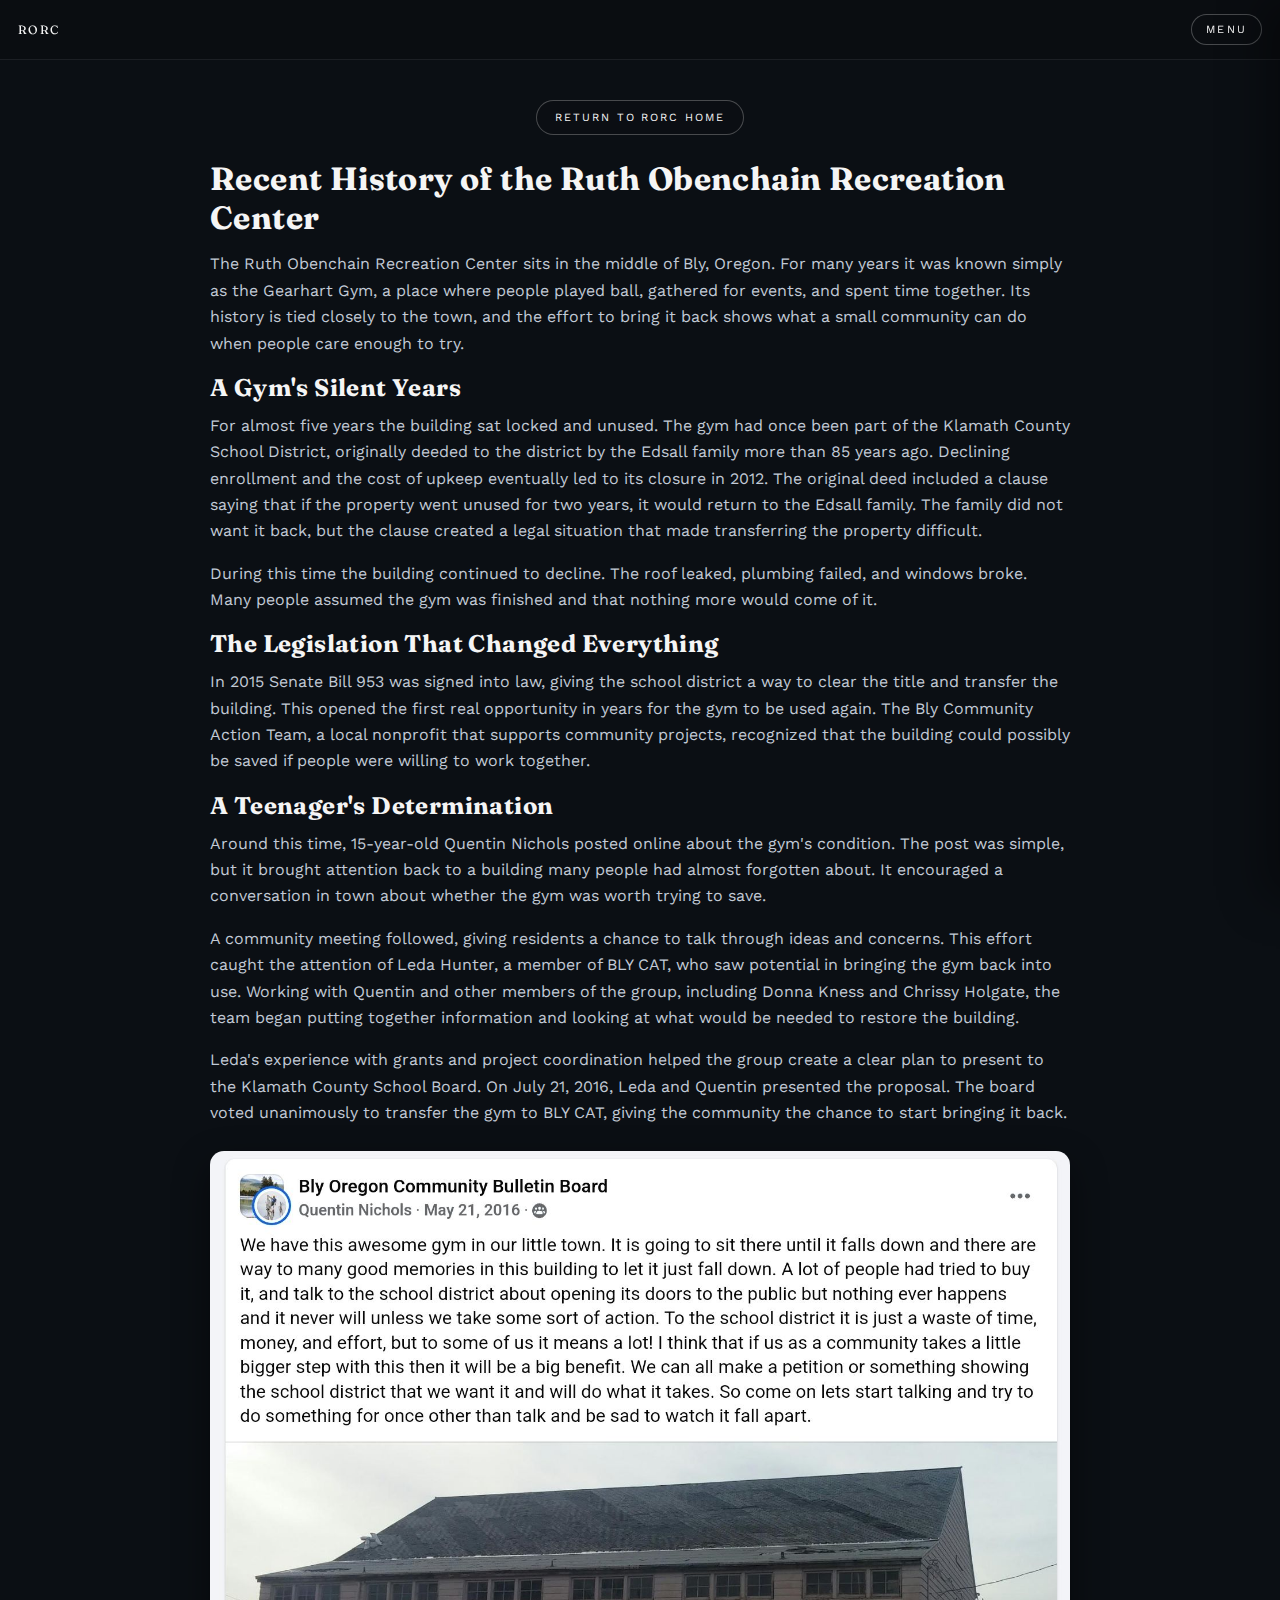
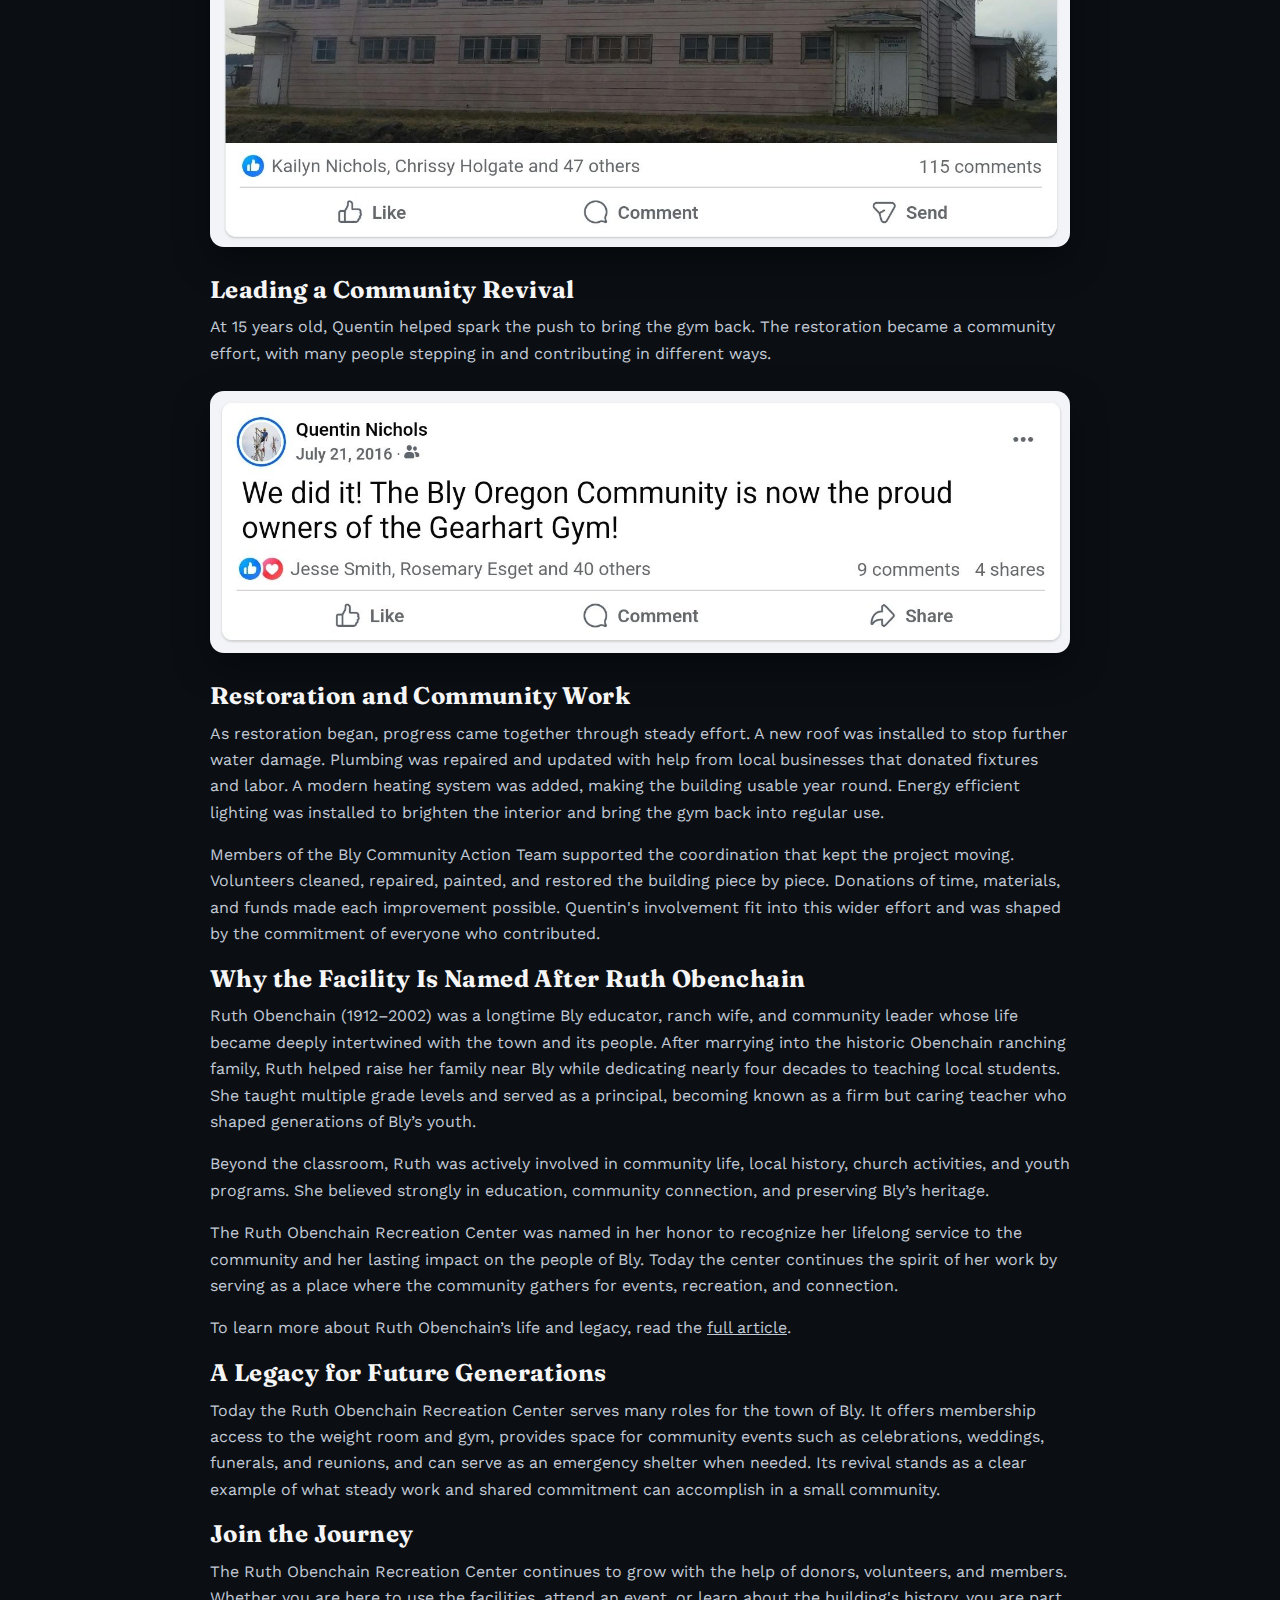
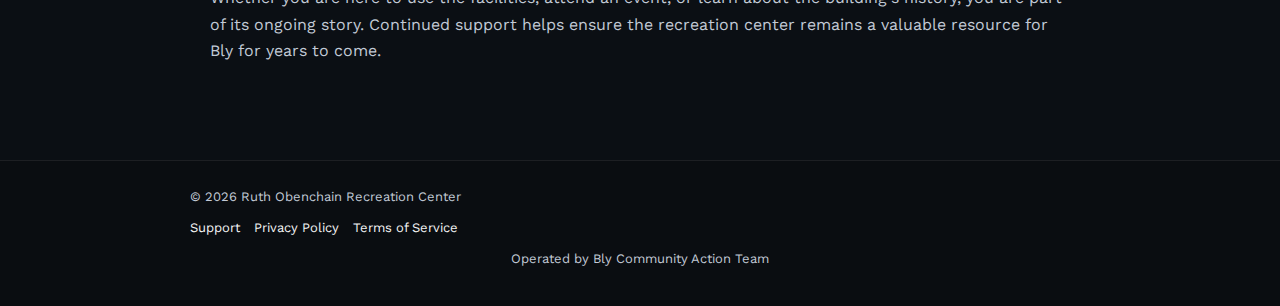
<file: about-rorc/index.html>
<!doctype html>
<html lang="en">
<head>
  <meta charset="utf-8" />
  <meta name="viewport" content="width=device-width, initial-scale=1" />
  <title>About RORC</title>
  <link rel="stylesheet" href="../style.css" />
  <!-- Google tag (gtag.js) -->
  <script async src="https://www.googletagmanager.com/gtag/js?id=G-EGC30XZVXV"></script>
  <script>
    window.dataLayer = window.dataLayer || [];
    function gtag(){dataLayer.push(arguments);}
    gtag('js', new Date());
    gtag('config', 'G-EGC30XZVXV');
  </script>
</head>
<body>
  <div class="site-menu">
    <input type="checkbox" id="site-menu-toggle" class="site-menu-toggle" />
    <div class="site-menu-bar">
      <a class="site-menu-brand" href="/">RORC</a>
      <label class="site-menu-button" for="site-menu-toggle">Menu</label>
    </div>
    <label class="site-menu-backdrop" for="site-menu-toggle" aria-hidden="true"></label>
    <div class="site-menu-panel" role="dialog" aria-label="Site menu">
      <label class="site-menu-close" for="site-menu-toggle">Close</label>
      <div>
        <nav class="site-menu-links" aria-label="Site">
          <a href="/">Home</a>
          <a href="/about-rorc/">About</a>
          <a href="/memberships/">Memberships</a>
          <a href="/rentals/">Rentals</a>
          <a href="/sponsors/">Sponsors</a>
          <a href="/projects/">Projects</a>
          <a href="/news-updates/">News & Updates</a>
          <a href="/application/">RORC App</a>
        </nav>
      </div>
      <div class="site-menu-legal" aria-label="Legal">
                <a href="/support/">Support</a>
<a href="/privacy-policy/">Privacy Policy</a>
        <a href="/terms-of-service/">Terms of Service</a>
      </div>
    </div>
  </div>
  <main class="page-content">
    <div class="about-return">
      <a class="about-return-link" href="/">Return to RORC home</a>
    </div>

    <h1>Recent History of the Ruth Obenchain Recreation Center</h1>

    <p>
      The Ruth Obenchain Recreation Center sits in the middle of Bly, Oregon. For many years it was known simply as the
      Gearhart Gym, a place where people played ball, gathered for events, and spent time together. Its history is tied
      closely to the town, and the effort to bring it back shows what a small community can do when people care enough to
      try.
    </p>

    <h2>A Gym's Silent Years</h2>
    <p>
      For almost five years the building sat locked and unused. The gym had once been part of the Klamath County School
      District, originally deeded to the district by the Edsall family more than 85 years ago. Declining enrollment and
      the cost of upkeep eventually led to its closure in 2012. The original deed included a clause saying that if the
      property went unused for two years, it would return to the Edsall family. The family did not want it back, but the
      clause created a legal situation that made transferring the property difficult.
    </p>
    <p>
      During this time the building continued to decline. The roof leaked, plumbing failed, and windows broke. Many
      people assumed the gym was finished and that nothing more would come of it.
    </p>

    <h2>The Legislation That Changed Everything</h2>
    <p>
      In 2015 Senate Bill 953 was signed into law, giving the school district a way to clear the title and transfer the
      building. This opened the first real opportunity in years for the gym to be used again. The Bly Community Action
      Team, a local nonprofit that supports community projects, recognized that the building could possibly be saved if
      people were willing to work together.
    </p>

    <h2>A Teenager's Determination</h2>
    <p>
      Around this time, 15-year-old Quentin Nichols posted online about the gym's condition. The post was simple, but it
      brought attention back to a building many people had almost forgotten about. It encouraged a conversation in town
      about whether the gym was worth trying to save.
    </p>
    <p>
      A community meeting followed, giving residents a chance to talk through ideas and concerns. This effort caught the
      attention of Leda Hunter, a member of BLY CAT, who saw potential in bringing the gym back into use. Working with
      Quentin and other members of the group, including Donna Kness and Chrissy Holgate, the team began putting together
      information and looking at what would be needed to restore the building.
    </p>
    <p>
      Leda's experience with grants and project coordination helped the group create a clear plan to present to the
      Klamath County School Board. On July 21, 2016, Leda and Quentin presented the proposal. The board voted unanimously
      to transfer the gym to BLY CAT, giving the community the chance to start bringing it back.
    </p>

    <figure class="about-image">
      <img src="../Images/FirstRORCpost.jpg" alt="First RORC community post" />
    </figure>

    <h2>Leading a Community Revival</h2>
    <p>
      At 15 years old, Quentin helped spark the push to bring the gym back. The restoration became a community effort,
      with many people stepping in and contributing in different ways.
    </p>

    <figure class="about-image">
      <img src="../Images/SecondRORCpost.jpg" alt="Second RORC community post" />
    </figure>

    <h2>Restoration and Community Work</h2>
    <p>
      As restoration began, progress came together through steady effort. A new roof was installed to stop further water
      damage. Plumbing was repaired and updated with help from local businesses that donated fixtures and labor. A modern
      heating system was added, making the building usable year round. Energy efficient lighting was installed to
      brighten the interior and bring the gym back into regular use.
    </p>
    <p>
      Members of the Bly Community Action Team supported the coordination that kept the project moving. Volunteers
      cleaned, repaired, painted, and restored the building piece by piece. Donations of time, materials, and funds made
      each improvement possible. Quentin's involvement fit into this wider effort and was shaped by the commitment of
      everyone who contributed.
    </p>

    <h2>Why the Facility Is Named After Ruth Obenchain</h2>
    <p>
      Ruth Obenchain (1912–2002) was a longtime Bly educator, ranch wife, and community leader whose life became deeply
      intertwined with the town and its people. After marrying into the historic Obenchain ranching family, Ruth helped
      raise her family near Bly while dedicating nearly four decades to teaching local students. She taught multiple
      grade levels and served as a principal, becoming known as a firm but caring teacher who shaped generations of
      Bly’s youth.
    </p>
    <p>
      Beyond the classroom, Ruth was actively involved in community life, local history, church activities, and youth
      programs. She believed strongly in education, community connection, and preserving Bly’s heritage.
    </p>
    <p>
      The Ruth Obenchain Recreation Center was named in her honor to recognize her lifelong service to the community and
      her lasting impact on the people of Bly. Today the center continues the spirit of her work by serving as a place
      where the community gathers for events, recreation, and connection.
    </p>
    <p>
      To learn more about Ruth Obenchain’s life and legacy, read the
      <a href="https://www.blyoregon.org/history/people/ruthobenchain/">full article</a>.
    </p>

    <h2>A Legacy for Future Generations</h2>
    <p>
      Today the Ruth Obenchain Recreation Center serves many roles for the town of Bly. It offers membership access to
      the weight room and gym, provides space for community events such as celebrations, weddings, funerals, and
      reunions, and can serve as an emergency shelter when needed. Its revival stands as a clear example of what steady
      work and shared commitment can accomplish in a small community.
    </p>

    <h2>Join the Journey</h2>
    <p>
      The Ruth Obenchain Recreation Center continues to grow with the help of donors, volunteers, and members. Whether
      you are here to use the facilities, attend an event, or learn about the building's history, you are part of its
      ongoing story. Continued support helps ensure the recreation center remains a valuable resource for Bly for years
      to come.
    </p>
  </main>

  <footer class="site-footer">
    <div class="site-footer-inner">
      <div>© 2026 Ruth Obenchain Recreation Center</div>
      <div class="site-footer-links">
        <a href="/support/">Support</a>
        <a href="/privacy-policy/">Privacy Policy</a>
        <a href="/terms-of-service/">Terms of Service</a>
      </div>
      <div>Operated by Bly Community Action Team</div>
    </div>
  </footer>
</body>
</html>
</file>
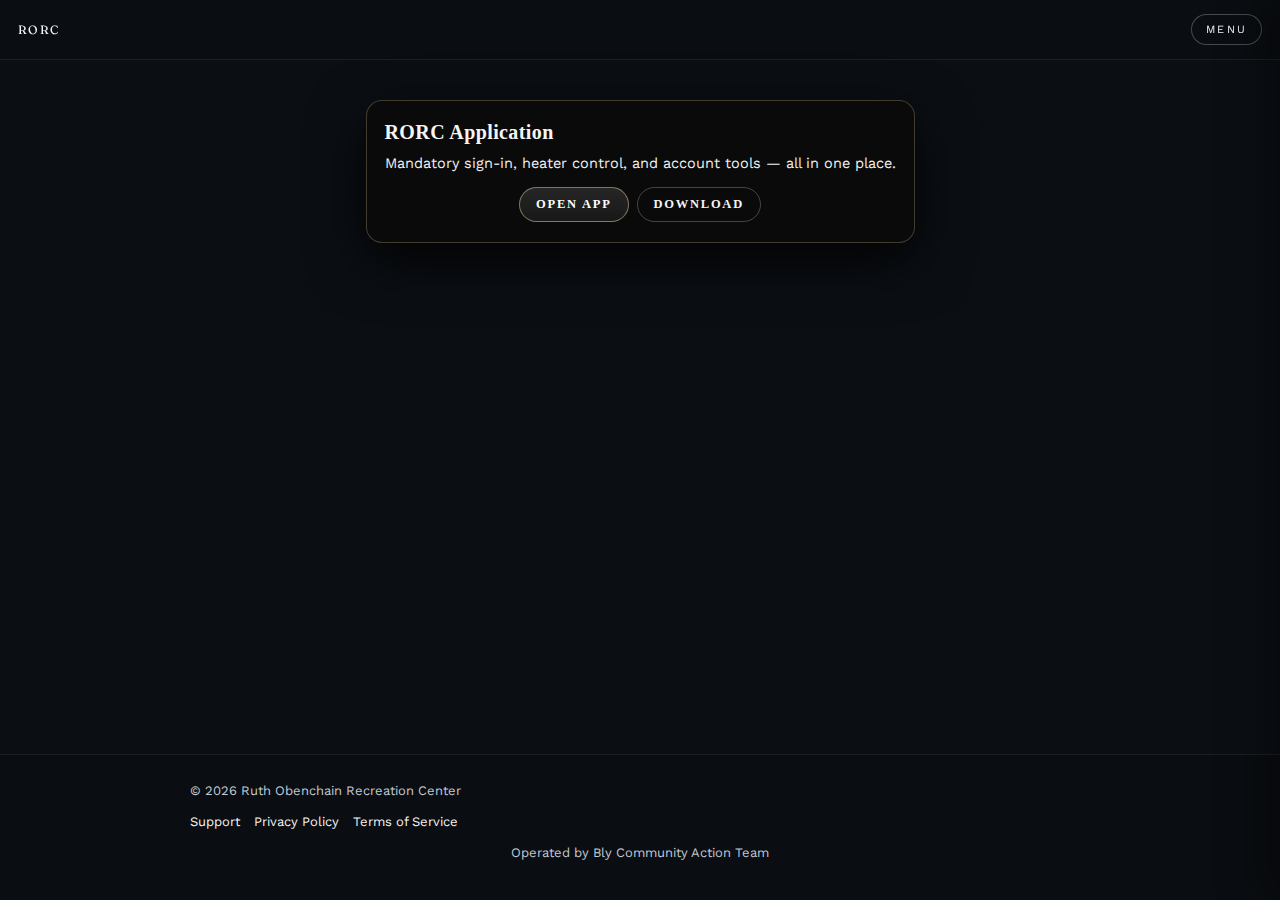
<file: application/index.html>
<!doctype html>
<html lang="en">
<head>
  <meta charset="utf-8" />
  <meta name="viewport" content="width=device-width, initial-scale=1" />
  <title>RORC Application</title>
  <link rel="stylesheet" href="../style.css" />
  <!-- Google tag (gtag.js) -->
  <script async src="https://www.googletagmanager.com/gtag/js?id=G-EGC30XZVXV"></script>
  <script>
    window.dataLayer = window.dataLayer || [];
    function gtag(){dataLayer.push(arguments);}
    gtag('js', new Date());
    gtag('config', 'G-EGC30XZVXV');
  </script>
</head>
<body>
  <div class="site-menu">
    <input type="checkbox" id="site-menu-toggle" class="site-menu-toggle" />
    <div class="site-menu-bar">
      <a class="site-menu-brand" href="/">RORC</a>
      <label class="site-menu-button" for="site-menu-toggle">Menu</label>
    </div>
    <label class="site-menu-backdrop" for="site-menu-toggle" aria-hidden="true"></label>
    <div class="site-menu-panel" role="dialog" aria-label="Site menu">
      <label class="site-menu-close" for="site-menu-toggle">Close</label>
      <div>
        <nav class="site-menu-links" aria-label="Site">
          <a href="/">Home</a>
          <a href="/about-rorc/">About</a>
          <a href="/memberships/">Memberships</a>
          <a href="/rentals/">Rentals</a>
          <a href="/sponsors/">Sponsors</a>
          <a href="/projects/">Projects</a>
          <a href="/news-updates/">News & Updates</a>
          <a href="/application/">RORC App</a>
        </nav>
      </div>
      <div class="site-menu-legal" aria-label="Legal">
                <a href="/support/">Support</a>
<a href="/privacy-policy/">Privacy Policy</a>
        <a href="/terms-of-service/">Terms of Service</a>
      </div>
    </div>
  </div>

  <main class="page-content">
    <article class="rorc-card">
      <h1 class="rorc-card-title">RORC Application</h1>
      <p class="rorc-card-text">
        Mandatory sign-in, heater control, and account tools — all in one place.
      </p>

      <div class="rorc-actions">
        <button class="rorc-btn rorc-btn-neutral" onclick="openAppSheetPopup()">
          Open App
        </button>

        <button
          class="rorc-btn rorc-btn-ghost"
          onclick="window.open('https://www.appsheet.com/newshortcut/148f600c-2af7-4191-a6bf-b88b04244cb0', '_blank')">
          Download
        </button>
      </div>
    </article>
  </main>

  <footer class="site-footer">
    <div class="site-footer-inner">
      <div>© 2026 Ruth Obenchain Recreation Center</div>
      <div class="site-footer-links">
        <a href="/support/">Support</a>
        <a href="/privacy-policy/">Privacy Policy</a>
        <a href="/terms-of-service/">Terms of Service</a>
      </div>
      <div>Operated by Bly Community Action Team</div>
    </div>
  </footer>

  <div id="appSheetModal" class="rorc-modal" role="dialog" aria-modal="true" aria-labelledby="rorcModalTitle">
    <div class="rorc-modal-head">
      <h3 id="rorcModalTitle" class="rorc-modal-title">RORC Application</h3>
      <button class="rorc-btn rorc-btn-danger rorc-close" onclick="closeAppSheetPopup()">Close</button>
    </div>
    <div class="rorc-modal-body">
      <iframe id="appSheetIframe" title="AppSheet Application" class="rorc-iframe"></iframe>
    </div>
  </div>

  <script>
    function openAppSheetPopup() {
      const url = "https://www.appsheet.com/start/148f600c-2af7-4191-a6bf-b88b04244cb0?_=" + Date.now();
      document.getElementById('appSheetIframe').src = url;
      document.getElementById('appSheetModal').style.display = 'flex';
    }

    function closeAppSheetPopup() {
      document.getElementById('appSheetModal').style.display = 'none';
    }
  </script>
</body>
</html>
</file>
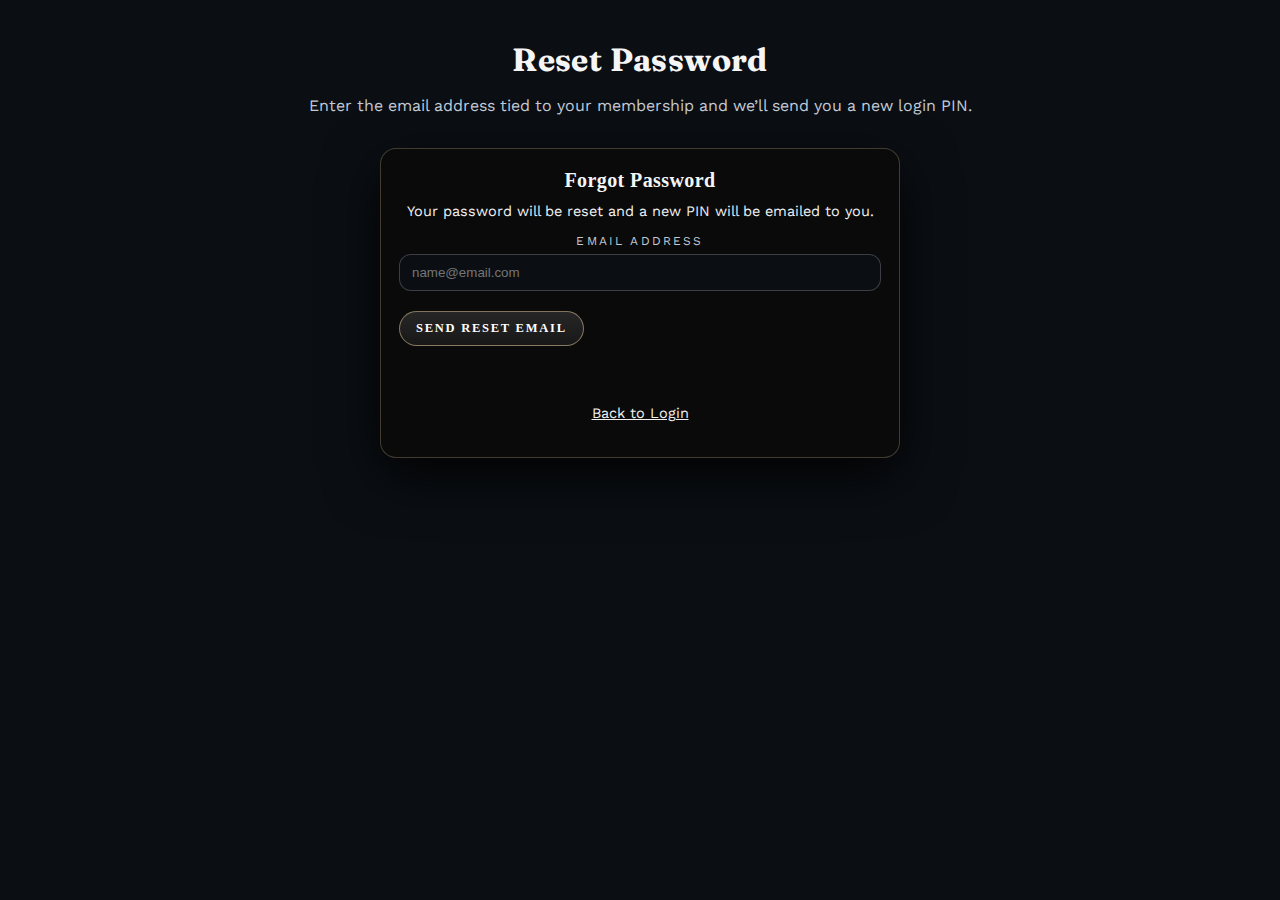
<file: forgot-password/index.html>
<!doctype html>
<html lang="en">
<head>
  <meta charset="utf-8" />
  <meta name="viewport" content="width=device-width, initial-scale=1" />
  <title>Reset Password | RORC</title>
  <link rel="stylesheet" href="../style.css" />
</head>
<body>
  <main class="page-content membership-page">
    <section class="membership-hero">
      <h1>Reset Password</h1>
      <p>Enter the email address tied to your membership and we’ll send you a new login PIN.</p>
    </section>

    <section class="rorc-card" style="max-width: 520px; margin: 0 auto;">
      <h2 class="rorc-card-title">Forgot Password</h2>
      <p class="rorc-card-text">
        Your password will be reset and a new PIN will be emailed to you.
      </p>

      <div style="display:grid; gap:12px;">
        <label>
          <span style="display:block; font-size:12px; letter-spacing:0.18em; text-transform:uppercase; color:#c2cad6; margin-bottom:6px;">
            Email Address
          </span>
          <input
            id="resetEmail"
            type="email"
            inputmode="email"
            autocomplete="email"
            required
            style="width:100%; padding:10px 12px; border-radius:12px; border:1px solid rgba(255,255,255,0.2); background:#0b0f14; color:#f5f5f5;"
            placeholder="name@email.com"
          />
        </label>

        <div class="rorc-actions" style="justify-content:flex-start;">
          <button id="resetBtn" class="rorc-btn rorc-btn-neutral" type="button">
            Send Reset Email
          </button>
        </div>

        <p id="resetResult" class="rorc-card-text" style="min-height:1.5em;"></p>

        <p class="rorc-card-text">
          <a href="/membership-login/">Back to Login</a>
        </p>
      </div>
    </section>
  </main>

  <script>
    const resetBtn = document.getElementById("resetBtn");
    const resetEmail = document.getElementById("resetEmail");
    const resetResult = document.getElementById("resetResult");

    resetBtn.addEventListener("click", async () => {
      const email = resetEmail.value.trim();

      if (!email) {
        resetResult.textContent = "Please enter your email address.";
        return;
      }

      resetResult.textContent = "Sending...";

      try {
        const res = await fetch("/api/reset-password", {
          method: "POST",
          headers: {
            "Content-Type": "application/json"
          },
          body: JSON.stringify({ email })
        });

        const data = await res.json();

        if (data.success) {
          resetResult.textContent =
            "If that email is on file, a new password has been sent. If nothing arrives, check your spam folder.";
          resetEmail.value = "";
        } else {
          resetResult.textContent =
            data.error || "Could not process password reset.";
        }
      } catch (err) {
        resetResult.textContent = "Could not process password reset.";
      }
    });

    resetEmail.addEventListener("keypress", function(e) {
      if (e.key === "Enter") {
        resetBtn.click();
      }
    });
  </script>
</body>
</html>
</file>
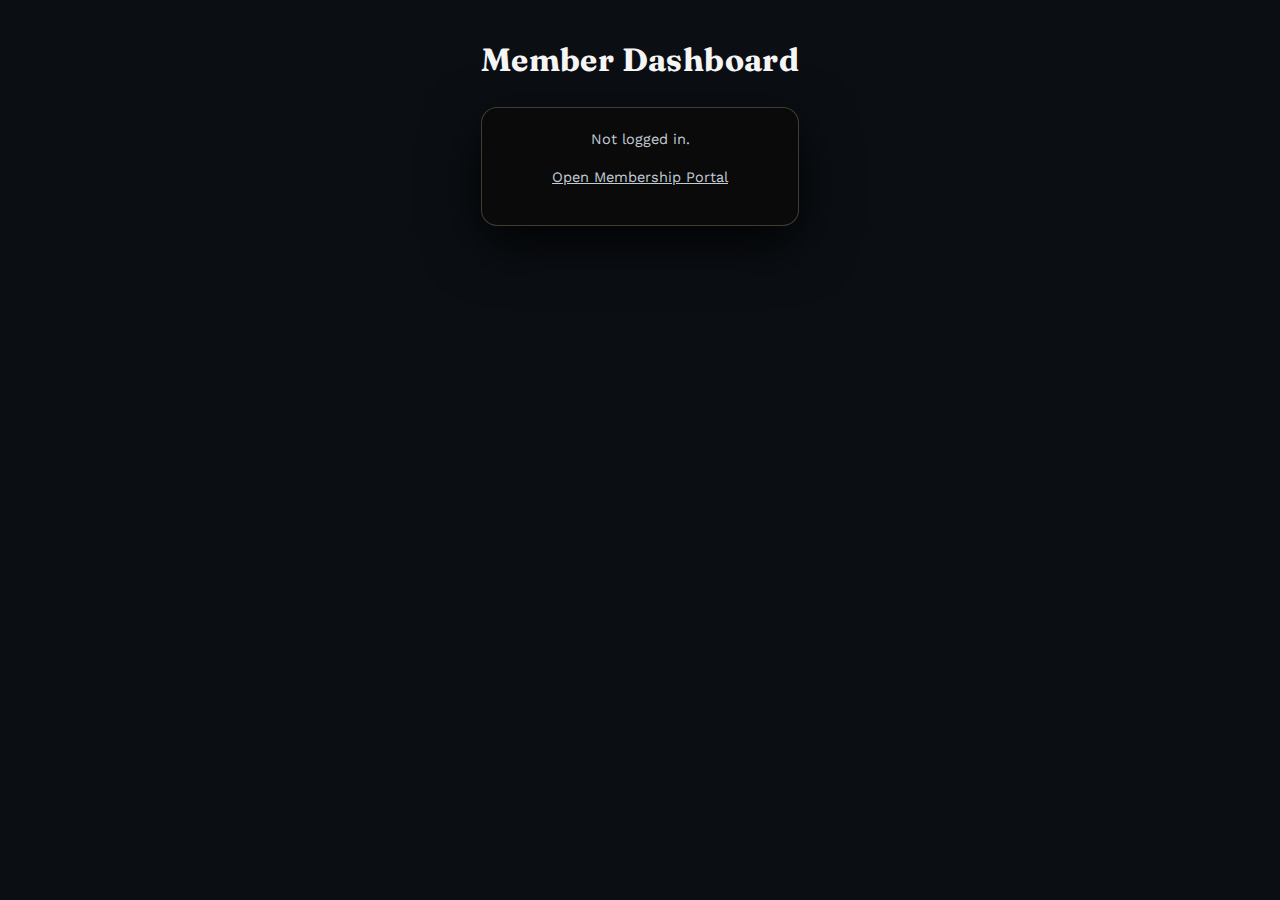
<file: member-dashboard/index.html>
<!doctype html>
<html lang="en">
<head>
  <meta charset="utf-8" />
  <meta name="viewport" content="width=device-width, initial-scale=1" />
  <title>Member Dashboard | RORC</title>
  <link rel="stylesheet" href="../style.css" />
</head>
<body>
  <main class="page-content membership-page">
    <section class="membership-hero">
      <h1>Member Dashboard</h1>
    </section>

    <section class="rorc-card" style="max-width: 720px; margin: 0 auto;">
      <div id="memberDashboard" class="rorc-card-text">
        Loading member information...
      </div>
      <div class="rorc-actions">
        <button id="billingBtn" class="rorc-btn rorc-btn-neutral">
          Manage Billing
        </button>
      </div>
    </section>
  </main>
  <script>
  const memberData = JSON.parse(sessionStorage.getItem("memberData"));
  const container = document.getElementById("memberDashboard");
  const billingBtn = document.getElementById("billingBtn");

  const stripeCustomerId = memberData ? memberData["StripeCustomerID"] : "";

  if (!memberData) {
    container.innerHTML = `
      <p>Not logged in.</p>
      <p><a href="https://payments.ruthobenchainrc.com/p/login/eVaeWh2tN0vxgSs288" target="_blank" rel="noopener">Open Membership Portal</a></p>
    `;
    if (billingBtn) {
      billingBtn.style.display = "none";
    }
  } else if (!stripeCustomerId) {
    container.innerHTML = `
      <h3>Welcome, ${memberData["Member Name"]}</h3>
      <p><a href="https://payments.ruthobenchainrc.com/p/login/eVaeWh2tN0vxgSs288" target="_blank" rel="noopener">Open Membership Portal</a></p>
    `;
    if (billingBtn) {
      billingBtn.style.display = "none";
    }
  } else {
    container.innerHTML = `
      <h3>Welcome, ${memberData["Member Name"]}</h3>

      <p><strong>Account Type:</strong> ${memberData["Account Type"] || ""}</p>
      <p><strong>Account Number:</strong> ${memberData["Account Number"] || ""}</p>
      <p><strong>Status:</strong> ${memberData["StripeStatus"] || ""}</p>
    `;
  }

  if (billingBtn) {
    billingBtn.addEventListener("click", async () => {
      try {
        const res = await fetch("/api/member-portal", {
          method: "POST",
          headers: {
            "Content-Type": "application/json"
          },
          body: JSON.stringify({
            member: memberData
          })
        });

        const data = await res.json();

        if (data.success && data.url) {
          window.location.href = data.url;
        } else {
          alert(data.error || "Could not open billing portal.");
        }
      } catch (err) {
        alert("Could not open billing portal.");
      }
    });
  }
  </script>
</body>
</html>
</file>
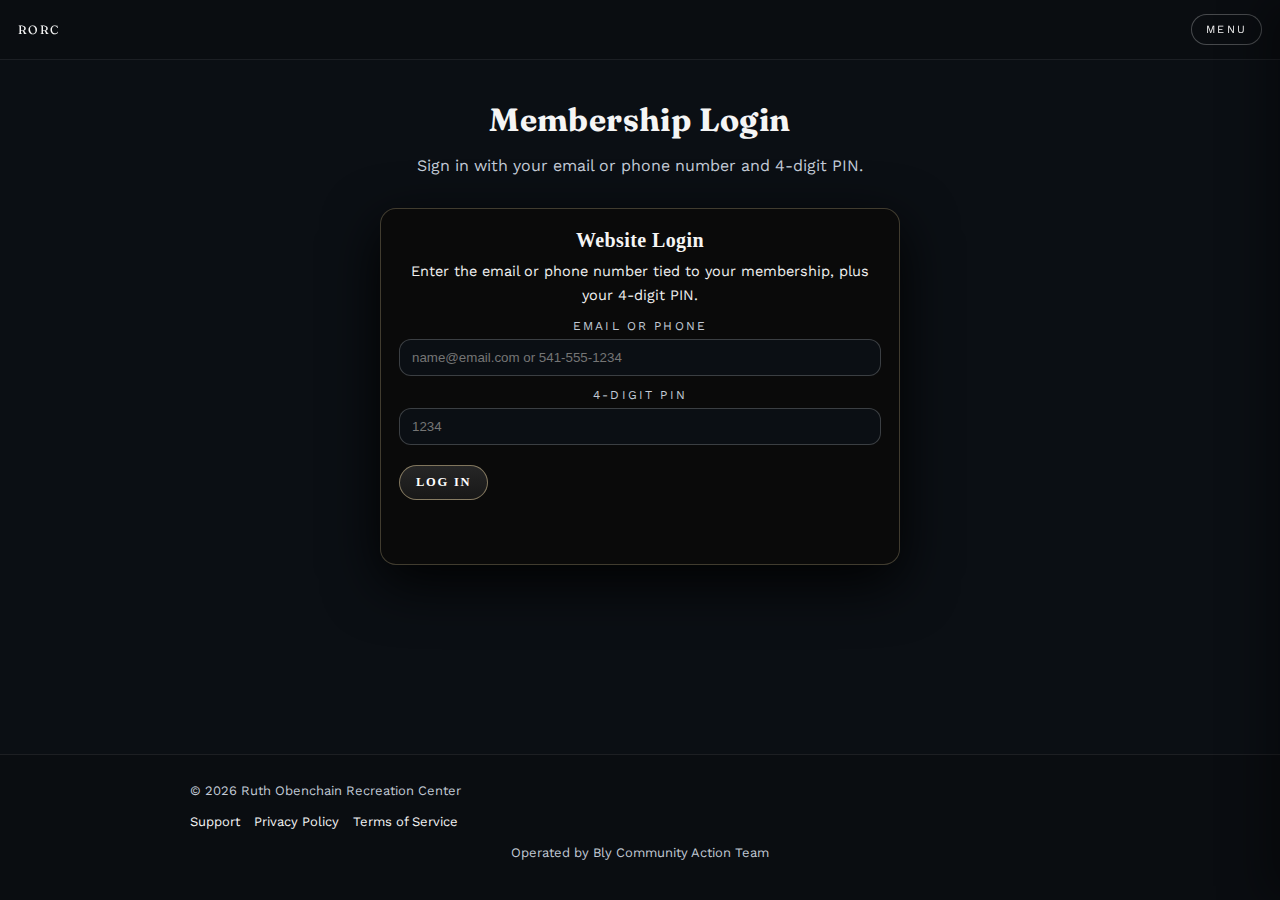
<file: membership-login/index.html>
<!doctype html>
<html lang="en">
<head>
  <meta charset="utf-8" />
  <meta name="viewport" content="width=device-width, initial-scale=1" />
  <title>Membership Login | RORC</title>
  <link rel="stylesheet" href="../style.css" />
  <!-- Google tag (gtag.js) -->
  <script async src="https://www.googletagmanager.com/gtag/js?id=G-EGC30XZVXV"></script>
  <script>
    window.dataLayer = window.dataLayer || [];
    function gtag(){dataLayer.push(arguments);}
    gtag('js', new Date());
    gtag('config', 'G-EGC30XZVXV');
  </script>
</head>
<body>
  <div class="site-menu">
    <input type="checkbox" id="site-menu-toggle" class="site-menu-toggle" />
    <div class="site-menu-bar">
      <a class="site-menu-brand" href="/">RORC</a>
      <label class="site-menu-button" for="site-menu-toggle">Menu</label>
    </div>
    <label class="site-menu-backdrop" for="site-menu-toggle" aria-hidden="true"></label>
    <div class="site-menu-panel" role="dialog" aria-label="Site menu">
      <label class="site-menu-close" for="site-menu-toggle">Close</label>
      <div>
        <nav class="site-menu-links" aria-label="Site">
          <a href="/">Home</a>
          <a href="/about-rorc/">About</a>
          <a href="/memberships/">Memberships</a>
          <a href="/rentals/">Rentals</a>
          <a href="/sponsors/">Sponsors</a>
          <a href="/projects/">Projects</a>
          <a href="/news-updates/">News & Updates</a>
          <a href="/application/">RORC App</a>
        </nav>
      </div>
      <div class="site-menu-legal" aria-label="Legal">
        <a href="/support/">Support</a>
        <a href="/privacy-policy/">Privacy Policy</a>
        <a href="/terms-of-service/">Terms of Service</a>
      </div>
    </div>
  </div>

  <main class="page-content membership-page">
    <section class="membership-hero">
      <h1>Membership Login</h1>
      <p>Sign in with your email or phone number and 4-digit PIN.</p>
    </section>

    <section class="rorc-card" style="max-width: 520px; margin: 0 auto;">
      <h2 class="rorc-card-title">Website Login</h2>
      <p class="rorc-card-text">
        Enter the email or phone number tied to your membership, plus your 4-digit PIN.
      </p>

      <div style="display:grid; gap:12px;">
        <label>
          <span style="display:block; font-size:12px; letter-spacing:0.18em; text-transform:uppercase; color:#c2cad6; margin-bottom:6px;">
            Email or Phone
          </span>
          <input
            id="login"
            type="text"
            inputmode="email"
            autocomplete="username"
            required
            style="width:100%; padding:10px 12px; border-radius:12px; border:1px solid rgba(255,255,255,0.2); background:#0b0f14; color:#f5f5f5;"
            placeholder="name@email.com or 541-555-1234"
          />
        </label>

        <label>
          <span style="display:block; font-size:12px; letter-spacing:0.18em; text-transform:uppercase; color:#c2cad6; margin-bottom:6px;">
            4-Digit PIN
          </span>
          <input
            id="pin"
            type="password"
            inputmode="numeric"
            autocomplete="current-password"
            pattern="\\d{4}"
            maxlength="4"
            required
            style="width:100%; padding:10px 12px; border-radius:12px; border:1px solid rgba(255,255,255,0.2); background:#0b0f14; color:#f5f5f5;"
            placeholder="1234"
          />
        </label>

        <div class="rorc-actions" style="justify-content:flex-start;">
          <button id="loginBtn" class="rorc-btn rorc-btn-neutral" type="button">Log In</button>
        </div>

        <p id="result" class="rorc-card-text" style="min-height:1.5em;"></p>
      </div>
    </section>
  </main>

  <footer class="site-footer">
    <div class="site-footer-inner">
      <div>© 2026 Ruth Obenchain Recreation Center</div>
      <div class="site-footer-links">
        <a href="/support/">Support</a>
        <a href="/privacy-policy/">Privacy Policy</a>
        <a href="/terms-of-service/">Terms of Service</a>
      </div>
      <div>Operated by Bly Community Action Team</div>
    </div>
  </footer>

  <script>
    const MEMBER_LOGIN_URL = "https://script.google.com/macros/s/AKfycbzbUz5CB0ogtApEeSZ1xono_XhLVHmFspp5zvc--VhR1WDr56-IAKwiC6t4rkFZA3rq/exec";

    document.getElementById("loginBtn").addEventListener("click", async () => {
      const login = document.getElementById("login").value.trim();
      const pin = document.getElementById("pin").value.trim();
      const result = document.getElementById("result");

      result.textContent = "Checking...";

      try {
        const res = await fetch(MEMBER_LOGIN_URL, {
          method: "POST",
          headers: { "Content-Type": "application/json" },
          body: JSON.stringify({ login, pin })
        });

        const data = await res.json();

        if (data.success) {
          result.innerHTML = `Welcome, <strong>${data.name}</strong>`;
        } else {
          result.textContent = data.error || "Invalid login.";
        }
      } catch (err) {
        result.textContent = "Login failed. Please try again.";
      }
    });
  </script>
</body>
</html>
</file>
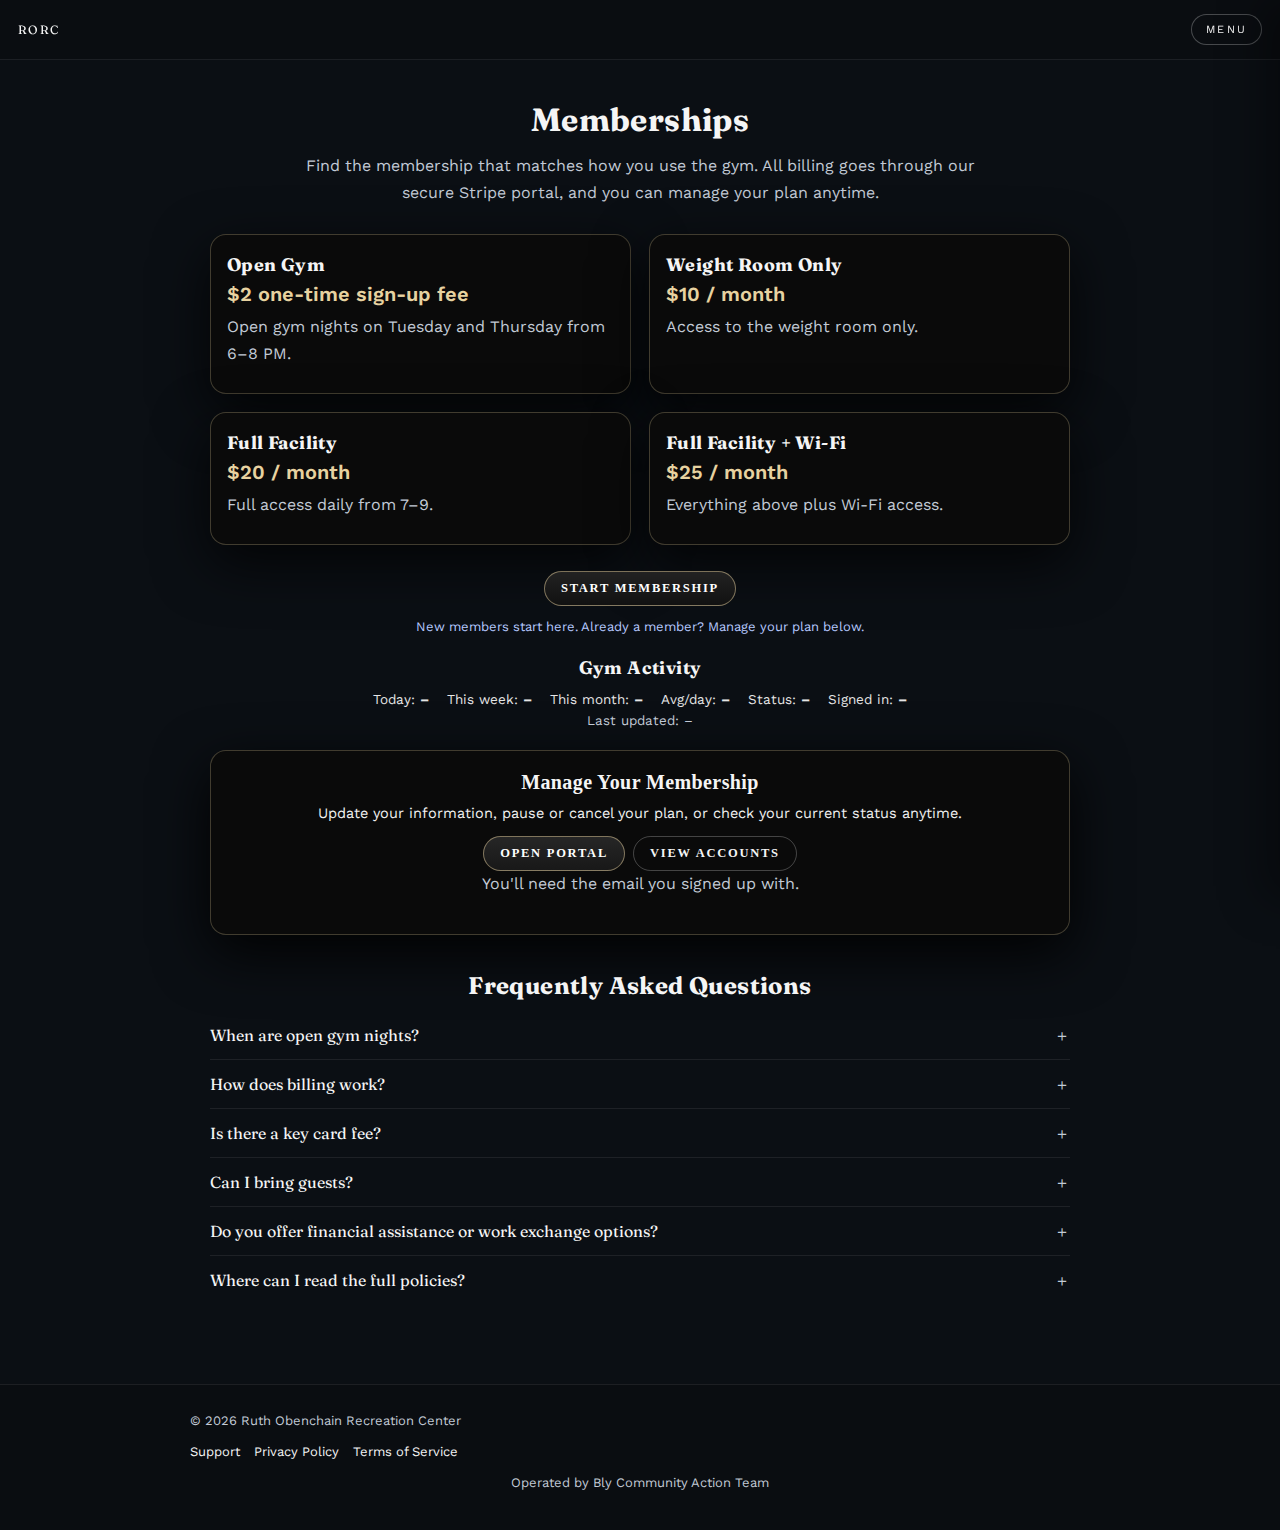
<file: memberships/index.html>
<!doctype html>
<html lang="en">
<head>
  <meta charset="utf-8" />
  <meta name="viewport" content="width=device-width, initial-scale=1" />
  <title>Basic Membership Contract</title>
  <link rel="stylesheet" href="../../style.css" />
  <!-- Google tag (gtag.js) -->
  <script async src="https://www.googletagmanager.com/gtag/js?id=G-EGC30XZVXV"></script>
  <script>
    window.dataLayer = window.dataLayer || [];
    function gtag(){dataLayer.push(arguments);}
    gtag('js', new Date());
    gtag('config', 'G-EGC30XZVXV');
  </script>
</head>
<body>
  <div class="site-menu">
    <input type="checkbox" id="site-menu-toggle" class="site-menu-toggle" />
    <div class="site-menu-bar">
      <a class="site-menu-brand" href="/">RORC</a>
      <label class="site-menu-button" for="site-menu-toggle">Menu</label>
    </div>
    <label class="site-menu-backdrop" for="site-menu-toggle" aria-hidden="true"></label>
    <div class="site-menu-panel" role="dialog" aria-label="Site menu">
      <label class="site-menu-close" for="site-menu-toggle">Close</label>
      <div>
        <nav class="site-menu-links" aria-label="Site">
          <a href="/">Home</a>
          <a href="/about-rorc/">About</a>
          <a href="/memberships/">Memberships</a>
          <a href="/rentals/">Rentals</a>
          <a href="/sponsors/">Sponsors</a>
          <a href="/application/">Application</a>
        </nav>
      </div>
      <div class="site-menu-legal" aria-label="Legal">
                <a href="/support/">Support</a>
<a href="/privacy-policy/">Privacy Policy</a>
        <a href="/terms-of-service/">Terms of Service</a>
      </div>
    </div>
  </div>
  <main class="page-content membership-page">
    <header class="membership-hero">
      <h1>Memberships</h1>
      <p>
        Find the membership that matches how you use the gym. All billing goes through our secure Stripe portal, and
        you can manage your plan anytime.
      </p>
    </header>

    <section class="membership-grid">
      <article class="membership-card">
        <h3>Open Gym</h3>
        <div class="membership-price">$2 one-time sign-up fee</div>
        <p>Open gym nights on Tuesday and Thursday from 6–8 PM.</p>
      </article>

      <article class="membership-card">
        <h3>Weight Room Only</h3>
        <div class="membership-price">$10 / month</div>
        <p>Access to the weight room only.</p>
      </article>

      <article class="membership-card">
        <h3>Full Facility</h3>
        <div class="membership-price">$20 / month</div>
        <p>Full access daily from 7–9.</p>
      </article>

      <article class="membership-card">
        <h3>Full Facility + Wi-Fi</h3>
        <div class="membership-price">$25 / month</div>
        <p>Everything above plus Wi-Fi access.</p>
      </article>
    </section>

    <div class="membership-cta">
      <button
        class="rorc-btn rorc-btn-accent"
        onclick="window.open('https://docs.google.com/forms/d/e/1FAIpQLScl0BSlzIa0CBzw75Exz19dTIAb0fAZvYHz9FVhg-UEBZU7ww/viewform?usp=sf_link', '_blank')">
        Start Membership
      </button>
    </div>

    <p class="membership-note">
      New members start here. Already a member? Manage your plan below.
    </p>

    <section class="rorc-stats">
      <h3>Gym Activity</h3>
      <div class="rorc-stats-row">
        <span>Today: <strong id="ci-today">–</strong></span>
        <span>This week: <strong id="ci-week">–</strong></span>
        <span>This month: <strong id="ci-month">–</strong></span>
        <span>Avg/day: <strong id="ci-avgday">–</strong></span>
        <span>Status: <strong id="gym-status">–</strong></span>
        <span>Signed in: <strong id="gym-occupancy">–</strong></span>
      </div>
      <small>Last updated: <span id="ci-updated">–</span></small>
    </section>

    <section class="rorc-card" style="margin-top: 22px;">
      <h2 class="rorc-card-title">Manage Your Membership</h2>
      <p class="rorc-card-text">
        Update your information, pause or cancel your plan, or check your current status anytime.
      </p>

      <div class="rorc-actions">
        <button
          class="rorc-btn rorc-btn-neutral"
          onclick="window.open('https://payments.ruthobenchainrc.com/p/login/eVaeWh2tN0vxgSs288', '_blank')">
          Open Portal
        </button>

        <button
          class="rorc-btn rorc-btn-ghost"
          onclick="window.open('https://www.appsheet.com/start/148f600c-2af7-4191-a6bf-b88b04244cb0?platform=web#view=All%20Accounts%20Overview', '_blank')">
          View Accounts
        </button>
      </div>

      <p class="rorc-hint">
        You'll need the email you signed up with.
      </p>
    </section>

    <section class="faq-section">
      <h2>Frequently Asked Questions</h2>

      <details class="faq-item">
        <summary>When are open gym nights?</summary>
        <div class="faq-answer">
          Open gym nights are Tuesday and Thursday from 6–8 PM.
        </div>
      </details>

      <details class="faq-item">
        <summary>How does billing work?</summary>
        <div class="faq-answer">
          Memberships renew monthly. You can manage billing in the member portal at any time.
        </div>
      </details>

      <details class="faq-item">
        <summary>Is there a key card fee?</summary>
        <div class="faq-answer">
          Yes. A $2 key card fee applies at sign-up.
        </div>
      </details>

      <details class="faq-item">
        <summary>Can I bring guests?</summary>
        <div class="faq-answer">
          Guests must be signed in under a member’s account. Guest fees apply.
        </div>
      </details>

      <details class="faq-item">
        <summary>Do you offer financial assistance or work exchange options?</summary>
        <div class="faq-answer">
          Yes. RORC offers a limited Work Exchange Membership Program for eligible individuals or families. Approved
          participants complete assigned facility duties in exchange for membership access. Space is limited.
          <p>
            Learn more and apply through the
            <a href="/work-exchange/">Work Exchange Membership Program</a>.
          </p>
        </div>
      </details>

      <details class="faq-item">
        <summary>Where can I read the full policies?</summary>
        <div class="faq-answer">
          See the <a href="/terms-of-service/">Terms of Service</a> and <a href="/privacy-policy/">Privacy Policy</a>.
        </div>
      </details>
    </section>
  </main>

  <script>
    function rorcStatsLoaded(data) {
      console.log("RORC stats loaded:", data);

      document.getElementById("ci-today").textContent = data.checkinsToday ?? "–";
      document.getElementById("ci-week").textContent  = data.checkinsThisWeek ?? "–";
      document.getElementById("ci-month").textContent = data.checkinsThisMonth ?? "–";
      document.getElementById("ci-avgday").textContent = data.avgPerDayThisMonth ?? "–";
      document.getElementById("ci-updated").textContent = data.lastUpdated ?? "–";

      document.getElementById("gym-occupancy").textContent = data.occupancyCount ?? "–";
      document.getElementById("gym-status").textContent =
        (data.gymOccupied === "Yes") ? "Open & In Use" : "Not in use";
    }
  </script>

  <script src="https://script.google.com/macros/s/AKfycbzaObDgkBen2S8yQPZzNKEyj4t-4p2Itge37e-ot8tVT7nqDH6NO5-jEIY9SnwWpHhlJA/exec?callback=rorcStatsLoaded"></script>

  <footer class="site-footer">
    <div class="site-footer-inner">
      <div>© 2026 Ruth Obenchain Recreation Center</div>
      <div class="site-footer-links">
        <a href="/support/">Support</a>
        <a href="/privacy-policy/">Privacy Policy</a>
        <a href="/terms-of-service/">Terms of Service</a>
      </div>
      <div>Operated by Bly Community Action Team</div>
    </div>
  </footer>
</body>
</html>
</file>
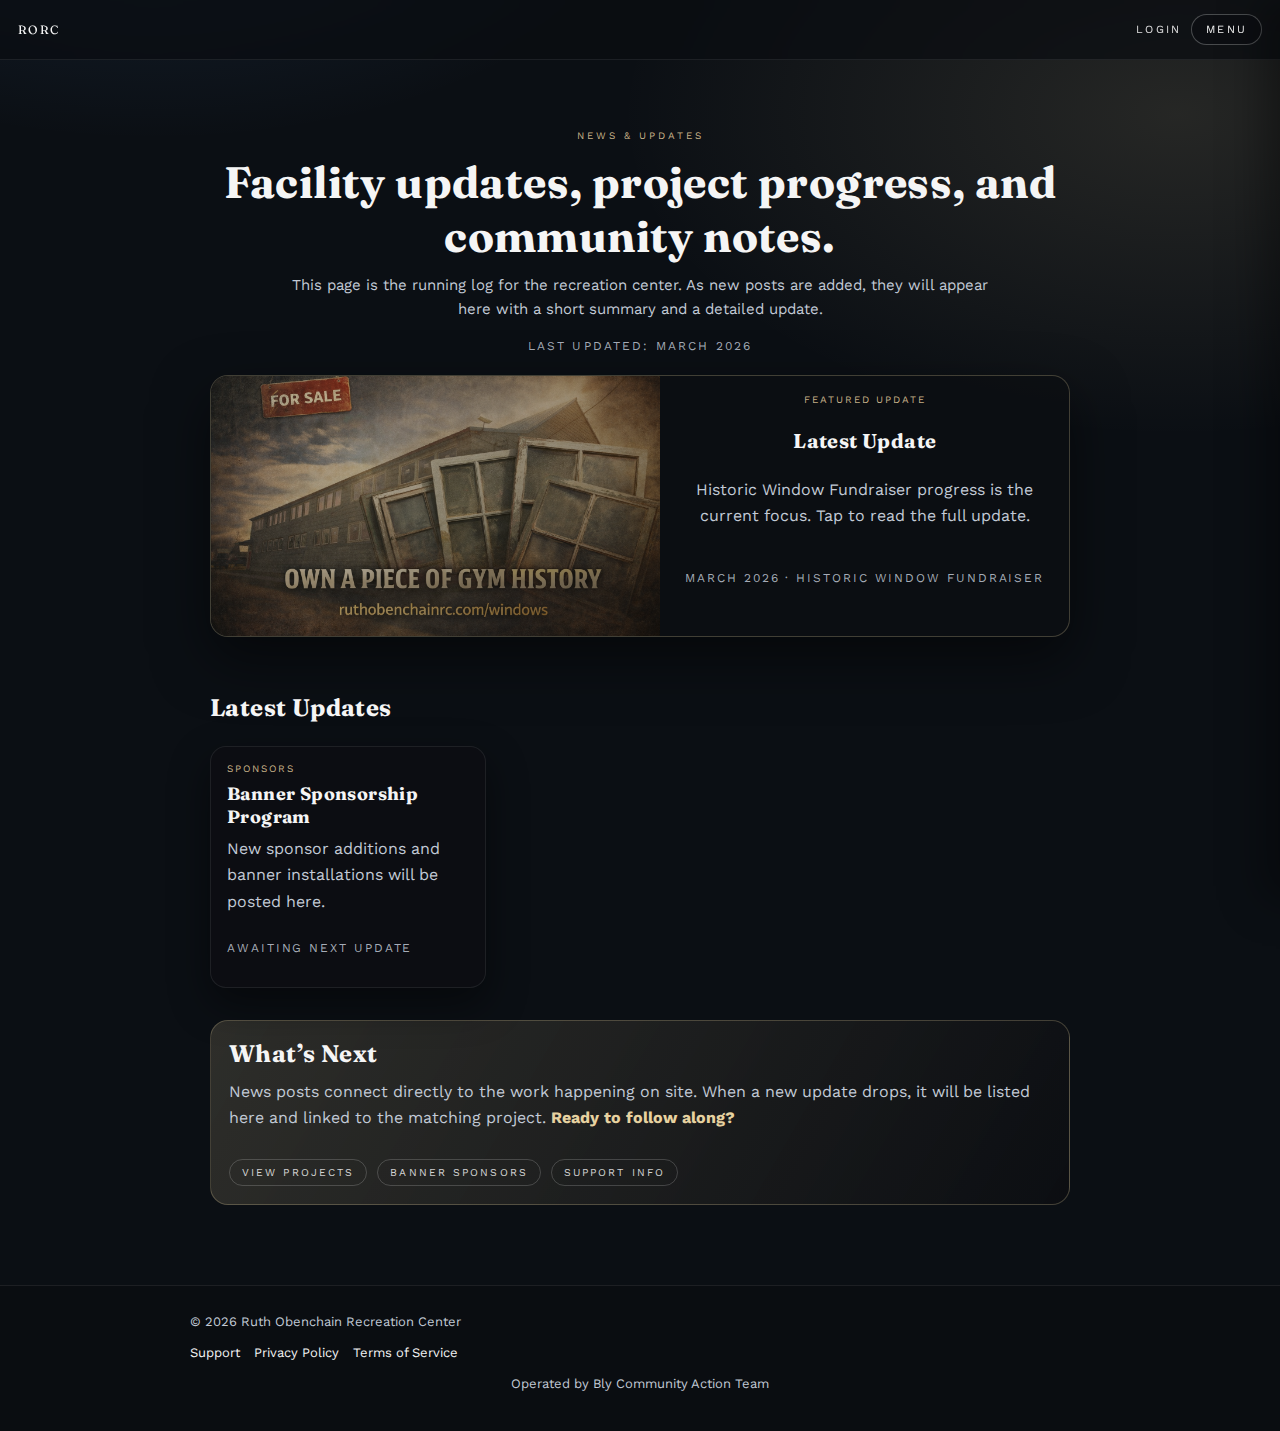
<file: news-updates/index.html>
<!doctype html>
<html lang="en">
<head>
  <meta charset="utf-8" />
  <meta name="viewport" content="width=device-width, initial-scale=1" />
  <title>News & Updates | RORC</title>
  <meta property="og:title" content="RORC News & Updates" />
  <meta property="og:description" content="Recreation Center news, project updates, and community highlights from RORC." />
  <meta property="og:type" content="website" />
  <meta property="og:url" content="https://www.ruthobenchainrc.com/news-updates/" />
  <meta property="og:image" content="https://www.ruthobenchainrc.com/Images/SecondRORCpost.jpg" />
  <meta name="twitter:card" content="summary_large_image" />
  <meta name="twitter:title" content="RORC News & Updates" />
  <meta name="twitter:description" content="Recreation Center news, project updates, and community highlights from RORC." />
  <meta name="twitter:image" content="https://www.ruthobenchainrc.com/Images/SecondRORCpost.jpg" />
  <link rel="stylesheet" href="../style.css" />
  <!-- Google tag (gtag.js) -->
  <script async src="https://www.googletagmanager.com/gtag/js?id=G-EGC30XZVXV"></script>
  <script>
    window.dataLayer = window.dataLayer || [];
    function gtag(){dataLayer.push(arguments);}
    gtag('js', new Date());
    gtag('config', 'G-EGC30XZVXV');
  </script>
  <style>
    body.news-page {
      background:
        radial-gradient(900px 520px at 12% -12%, rgba(96, 165, 250, 0.15), transparent 60%),
        radial-gradient(900px 520px at 92% 8%, rgba(231, 210, 160, 0.12), transparent 62%),
        #0b0f14;
    }

    .news-hero {
      display: grid;
      gap: 18px;
      padding: 28px 0 16px;
      text-align: center;
    }

    .news-kicker {
      text-transform: uppercase;
      letter-spacing: 0.3em;
      font-size: 10px;
      color: rgba(231, 210, 160, 0.85);
      margin: 0 0 10px;
    }

    .news-hero h1 {
      font-size: clamp(28px, 4vw, 44px);
      margin-bottom: 10px;
    }

    .news-updated {
      margin: 8px 0 0;
      font-size: 12px;
      letter-spacing: 0.18em;
      text-transform: uppercase;
      color: rgba(194, 202, 214, 0.85);
    }

    .news-lead {
      max-width: 720px;
      color: var(--muted);
      font-size: 15px;
      margin-left: auto;
      margin-right: auto;
    }

    .news-page .site-menu-panel,
    .news-page .site-menu-links,
    .news-page .site-menu-legal {
      text-align: center;
      align-items: center;
    }

    .news-page .site-menu-links a,
    .news-page .site-menu-legal a {
      width: 100%;
    }

    .news-page .site-menu-close,
    .news-page .site-menu-button {
      margin: 0 auto;
    }

    .news-chip-row {
      display: flex;
      flex-wrap: wrap;
      gap: 10px;
    }

    .news-chip {
      display: inline-flex;
      align-items: center;
      padding: 6px 12px;
      border-radius: 999px;
      font-size: 10.5px;
      letter-spacing: 0.2em;
      text-transform: uppercase;
      border: 1px solid rgba(255, 255, 255, 0.18);
      color: rgba(245, 245, 245, 0.85);
      text-decoration: none;
      transition: transform 0.18s ease, border-color 0.18s ease, opacity 0.18s ease;
    }

    .news-chip:hover {
      transform: translateY(-1px);
      border-color: rgba(255, 255, 255, 0.4);
      opacity: 1;
    }

    .news-feature {
      border-radius: 18px;
      overflow: hidden;
      background: rgba(12, 14, 18, 0.78);
      border: 1px solid rgba(231, 210, 160, 0.25);
      display: grid;
      box-shadow: 0 22px 55px rgba(0, 0, 0, 0.5);
    }

    .news-feature-media {
      background-image:
        linear-gradient(135deg, rgba(0, 0, 0, 0.15), rgba(0, 0, 0, 0.55)),
        url("../Images/Window%20Sales/image.png");
      background-size: cover;
      background-position: center;
      min-height: 220px;
    }

    .news-feature-body {
      padding: 18px 18px 20px;
      display: grid;
      gap: 8px;
    }

    .news-feature h2 {
      margin: 0;
      font-size: 20px;
    }

    .news-grid {
      display: grid;
      grid-template-columns: repeat(12, minmax(0, 1fr));
      gap: 16px;
      margin-top: 24px;
    }

    .news-card {
      grid-column: span 12;
      background: rgba(12, 14, 18, 0.82);
      border: 1px solid rgba(255, 255, 255, 0.08);
      border-radius: 16px;
      padding: 16px;
      display: grid;
      gap: 8px;
      box-shadow: 0 16px 40px rgba(0, 0, 0, 0.45);
      transition: transform 0.18s ease, border-color 0.18s ease, box-shadow 0.18s ease;
    }

    .news-card:hover {
      transform: translateY(-2px);
      border-color: rgba(231, 210, 160, 0.35);
      box-shadow: 0 24px 50px rgba(0, 0, 0, 0.5);
    }

    .news-card-link {
      cursor: pointer;
    }

    .news-card-link:focus-visible {
      outline: 2px solid rgba(231, 210, 160, 0.8);
      outline-offset: 3px;
    }

    .news-tag {
      font-size: 10px;
      letter-spacing: 0.2em;
      text-transform: uppercase;
      color: rgba(231, 210, 160, 0.85);
    }

    .news-title {
      margin: 0;
      font-size: 18px;
    }

    .news-meta {
      font-size: 12px;
      color: rgba(194, 202, 214, 0.85);
      text-transform: uppercase;
      letter-spacing: 0.16em;
    }

    .news-details {
      border-top: 1px solid rgba(255, 255, 255, 0.08);
      padding-top: 10px;
    }

    .news-details summary {
      cursor: pointer;
      list-style: none;
      font-family: var(--font-display);
      font-size: 14.5px;
    }

    .news-details summary::-webkit-details-marker {
      display: none;
    }

    .news-details summary::after {
      content: "+";
      float: right;
      color: var(--muted);
    }

    .news-details[open] summary::after {
      content: "–";
    }

    .news-details p {
      margin: 10px 0 0;
    }

    .news-section {
      margin-top: 40px;
    }

    .news-section h2 {
      margin-bottom: 12px;
    }

    .news-divider {
      height: 1px;
      background: rgba(255, 255, 255, 0.08);
      margin: 26px 0;
    }

    .news-timeline {
      display: grid;
      gap: 12px;
    }

    .news-timeline-item {
      padding: 14px 16px;
      border-radius: 14px;
      border: 1px solid rgba(255, 255, 255, 0.08);
      background: rgba(12, 14, 18, 0.7);
    }

    .news-timeline-item span {
      display: block;
      font-size: 10px;
      letter-spacing: 0.18em;
      text-transform: uppercase;
      color: rgba(194, 202, 214, 0.9);
      margin-bottom: 6px;
    }

    .news-cta {
      margin-top: 32px;
      padding: 18px;
      border-radius: 18px;
      border: 1px solid rgba(231, 210, 160, 0.25);
      background: linear-gradient(120deg, rgba(231, 210, 160, 0.16), rgba(12, 14, 18, 0.82));
      display: grid;
      gap: 12px;
    }

    .news-cta strong {
      color: #e7d2a0;
    }

    .news-cta-actions {
      display: flex;
      flex-wrap: wrap;
      gap: 10px;
    }

    @media (min-width: 900px) {
      .news-grid .news-card {
        grid-column: span 4;
      }
      .news-feature {
        grid-template-columns: minmax(0, 1.1fr) minmax(0, 1fr);
      }
      .news-feature-media {
        min-height: 260px;
      }
    }
  </style>
</head>
<body class="news-page">
  <div class="site-menu">
    <input type="checkbox" id="site-menu-toggle" class="site-menu-toggle" />
    <div class="site-menu-bar">
      <a class="site-menu-brand" href="/">RORC</a>
      <div class="site-menu-actions">
        <a class="site-menu-login" href="/membership-login/">Login</a>
        <label class="site-menu-button" for="site-menu-toggle">Menu</label>
      </div>
    </div>
    <label class="site-menu-backdrop" for="site-menu-toggle" aria-hidden="true"></label>
    <div class="site-menu-panel" role="dialog" aria-label="Site menu">
      <label class="site-menu-close" for="site-menu-toggle">Close</label>
      <div>
        <nav class="site-menu-links" aria-label="Site">
          <a href="/">Home</a>
          <a href="/about-rorc/">About</a>
          <a href="/memberships/">Memberships</a>
          <a href="/rentals/">Rentals</a>
          <a href="/sponsors/">Sponsors</a>
          <a href="/projects/">Projects</a>
          <a href="/news-updates/">News & Updates</a>
          <a href="/application/">RORC App</a>
        </nav>
      </div>
      <div class="site-menu-legal" aria-label="Legal">
        <a href="/support/">Support</a>
        <a href="/privacy-policy/">Privacy Policy</a>
        <a href="/terms-of-service/">Terms of Service</a>
      </div>
    </div>
  </div>

  <main class="page-content">
    <section class="news-hero">
      <div>
        <p class="news-kicker">News & Updates</p>
        <h1>Facility updates, project progress, and community notes.</h1>
        <p class="news-lead">
          This page is the running log for the recreation center. As new posts are added, they will appear here with a
          short summary and a detailed update.
        </p>
        <p class="news-updated">Last updated: March 2026</p>
      </div>

      <article class="news-feature news-card-link" data-href="/windows/" aria-labelledby="featured-update">
        <div class="news-feature-media" role="img" aria-label="RORC facility interior"></div>
        <div class="news-feature-body">
          <span class="news-tag">Featured Update</span>
          <h2 id="featured-update">Latest Update</h2>
          <p>
            Historic Window Fundraiser progress is the current focus. Tap to read the full update.
          </p>
          <p class="news-meta">March 2026 · Historic Window Fundraiser</p>
        </div>
      </article>
    </section>

    <section class="news-section" aria-labelledby="latest-updates">
      <h2 id="latest-updates">Latest Updates</h2>
      <div class="news-grid">
        <article class="news-card news-card-link" data-href="/sponsors/" aria-labelledby="update-banners">
          <span class="news-tag">Sponsors</span>
          <h3 class="news-title" id="update-banners">Banner Sponsorship Program</h3>
          <p>New sponsor additions and banner installations will be posted here.</p>
          <p class="news-meta">Awaiting next update</p>
        </article>

      </div>
    </section>

    <section class="news-cta" aria-labelledby="next-up">
      <div>
        <h2 id="next-up">What’s Next</h2>
        <p>
          News posts connect directly to the work happening on site. When a new update drops, it will be listed here
          and linked to the matching project.
          <strong>Ready to follow along?</strong>
        </p>
      </div>
      <div class="news-cta-actions">
        <a class="news-chip" href="/projects/">View Projects</a>
        <a class="news-chip" href="/sponsors/">Banner Sponsors</a>
        <a class="news-chip" href="/support/">Support Info</a>
      </div>
    </section>
  </main>

  <footer class="site-footer">
    <div class="site-footer-inner">
      <div>© 2026 Ruth Obenchain Recreation Center</div>
      <div class="site-footer-links">
        <a href="/support/">Support</a>
        <a href="/privacy-policy/">Privacy Policy</a>
        <a href="/terms-of-service/">Terms of Service</a>
      </div>
      <div>Operated by Bly Community Action Team</div>
    </div>
  </footer>

  <script>
    document.querySelectorAll('.news-card-link').forEach((card) => {
      const href = card.getAttribute('data-href');
      if (!href) return;
      card.setAttribute('tabindex', '0');
      card.setAttribute('role', 'link');

      card.addEventListener('click', (event) => {
        if (event.target.closest('a, button, summary, details')) return;
        window.location.href = href;
      });

      card.addEventListener('keydown', (event) => {
        if (event.key === 'Enter' || event.key === ' ') {
          event.preventDefault();
          window.location.href = href;
        }
      });
    });
  </script>
</body>
</html>
</file>
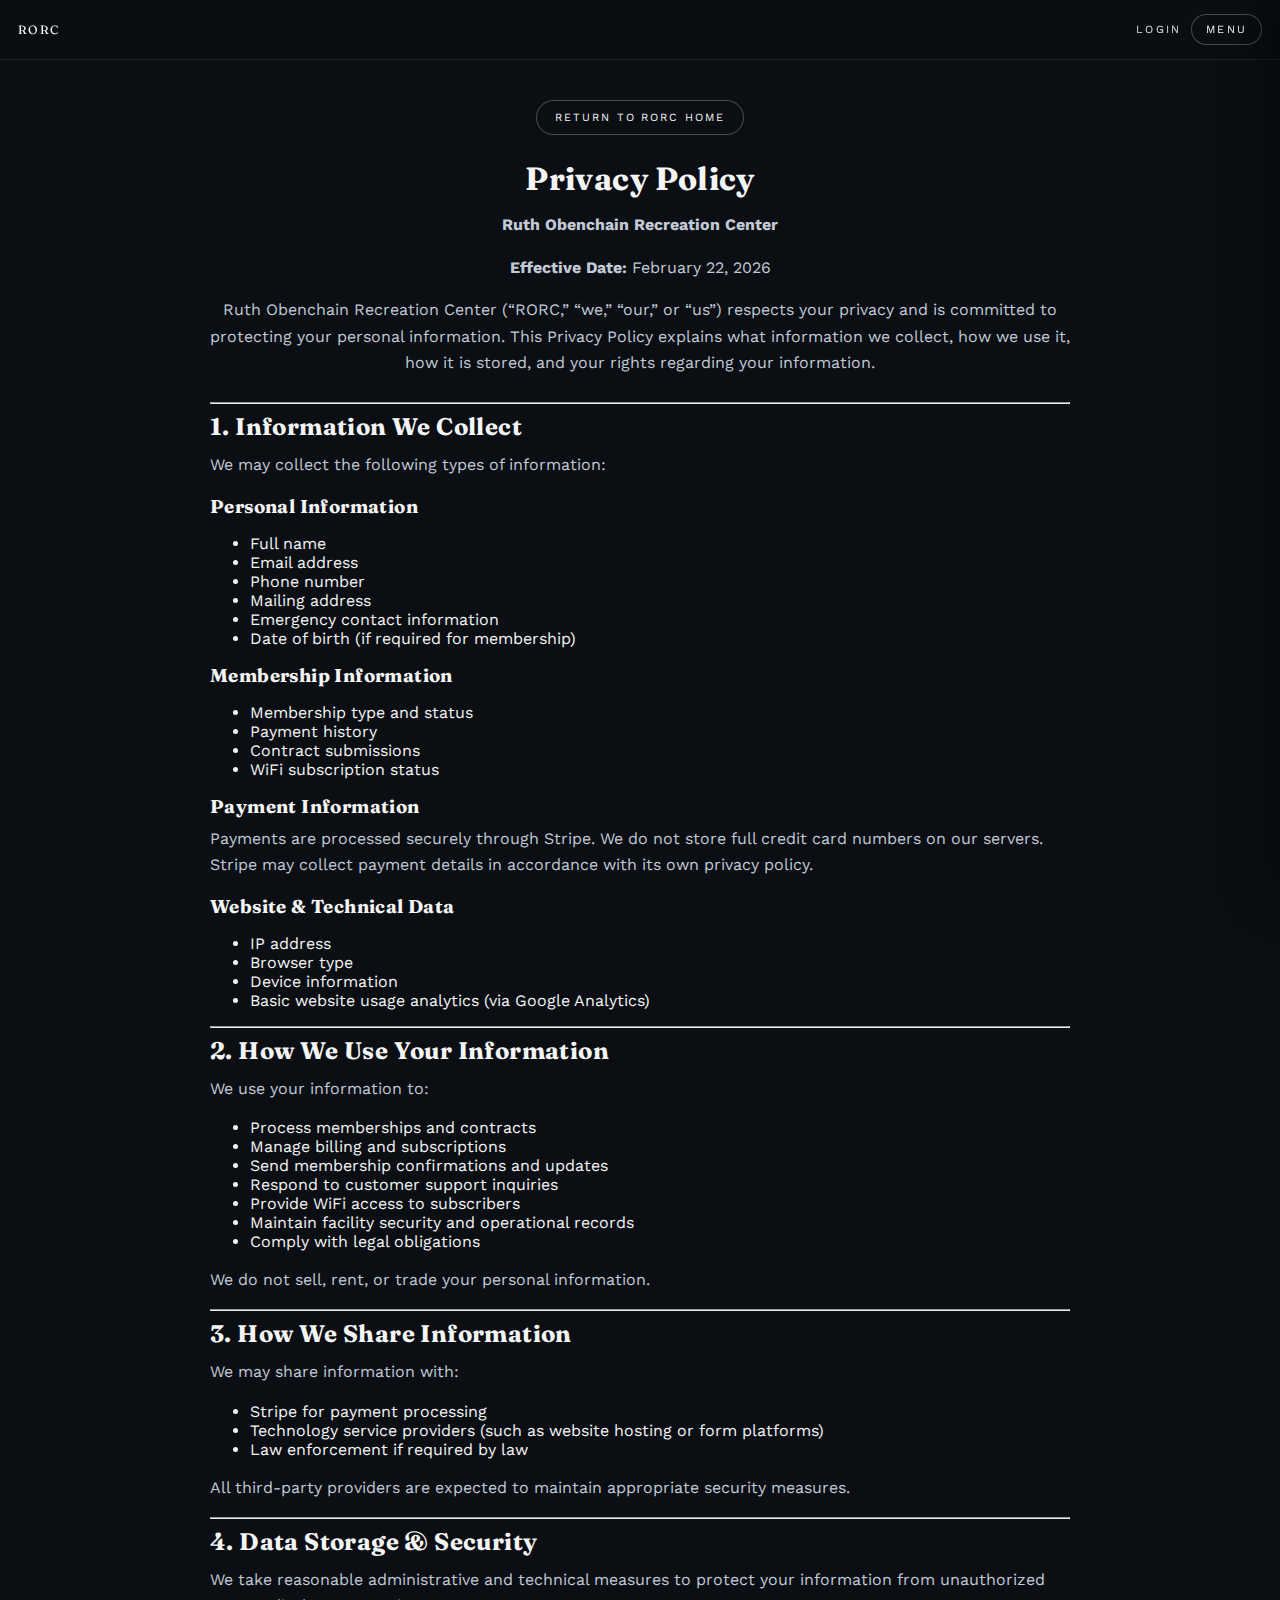
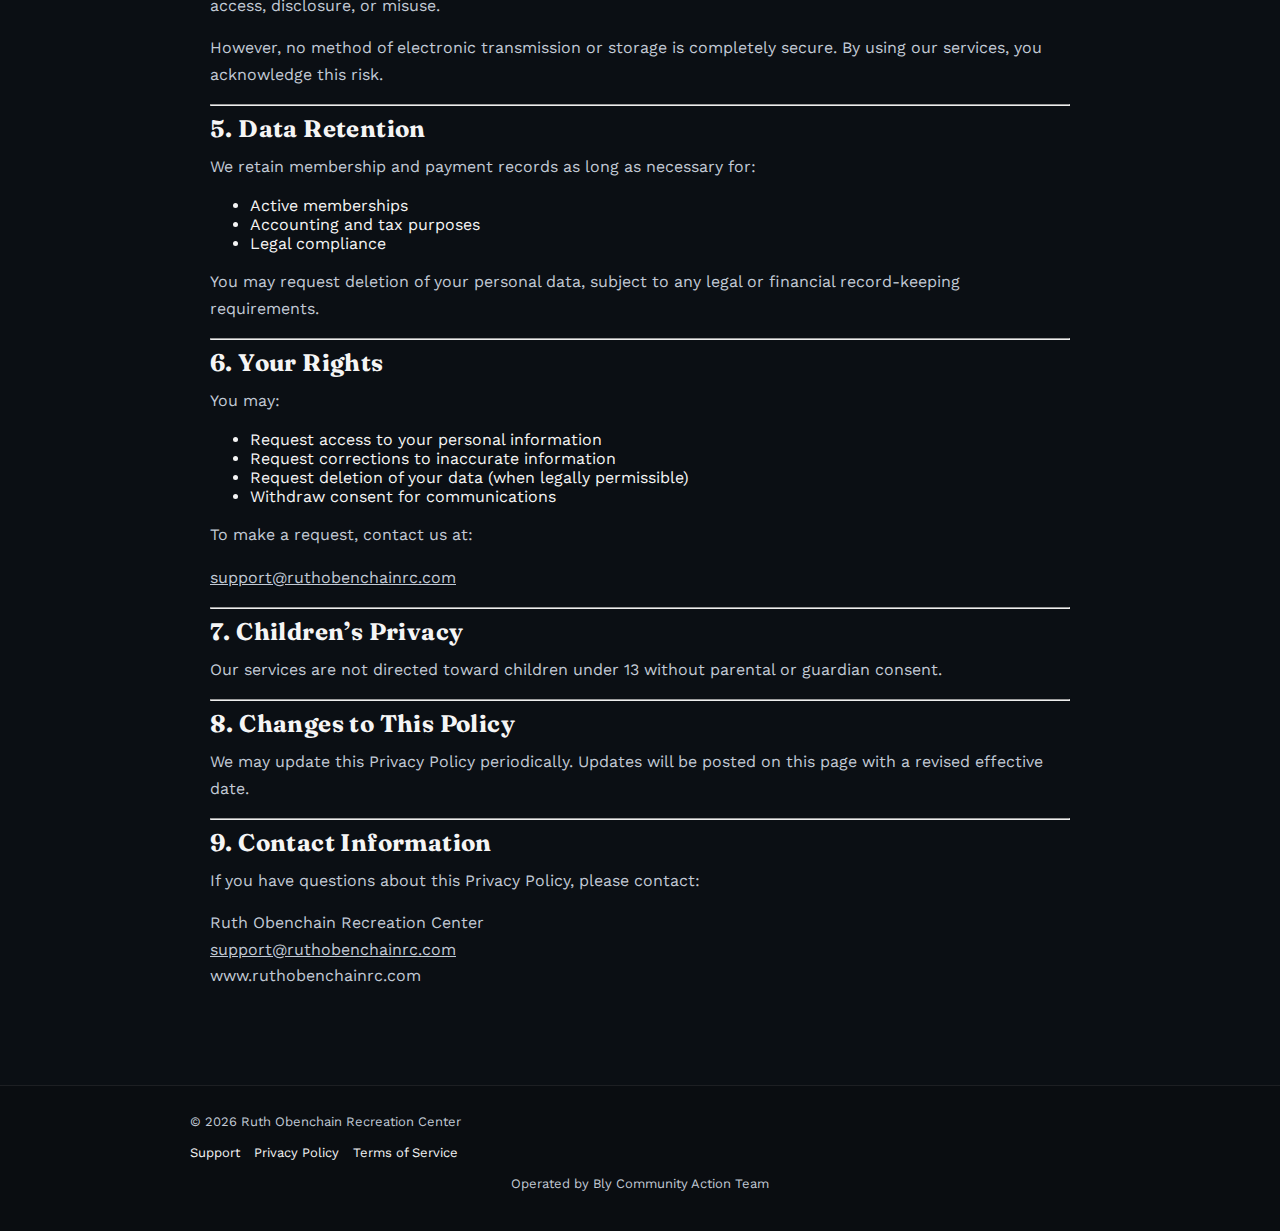
<file: privacy-policy/index.html>
<!doctype html>
<html lang="en">
<head>
  <meta charset="utf-8" />
  <meta name="viewport" content="width=device-width, initial-scale=1" />
  <title>Privacy Policy | RORC</title>
  <link rel="stylesheet" href="../style.css" />
  <!-- Google tag (gtag.js) -->
  <script async src="https://www.googletagmanager.com/gtag/js?id=G-EGC30XZVXV"></script>
  <script>
    window.dataLayer = window.dataLayer || [];
    function gtag(){dataLayer.push(arguments);}
    gtag('js', new Date());
    gtag('config', 'G-EGC30XZVXV');
  </script>
</head>
<body>
  <div class="site-menu">
    <input type="checkbox" id="site-menu-toggle" class="site-menu-toggle" />
    <div class="site-menu-bar">
      <a class="site-menu-brand" href="/">RORC</a>
      <div class="site-menu-actions">
        <a class="site-menu-login" href="/membership-login/">Login</a>
        <label class="site-menu-button" for="site-menu-toggle">Menu</label>
      </div>
    </div>
    <label class="site-menu-backdrop" for="site-menu-toggle" aria-hidden="true"></label>
    <div class="site-menu-panel" role="dialog" aria-label="Site menu">
      <label class="site-menu-close" for="site-menu-toggle">Close</label>
      <div>
        <nav class="site-menu-links" aria-label="Site">
          <a href="/">Home</a>
          <a href="/about-rorc/">About</a>
          <a href="/memberships/">Memberships</a>
          <a href="/rentals/">Rentals</a>
          <a href="/sponsors/">Sponsors</a>
          <a href="/projects/">Projects</a>
          <a href="/news-updates/">News & Updates</a>
        </nav>
      </div>
      <div class="site-menu-legal" aria-label="Legal">
                <a href="/support/">Support</a>
<a href="/privacy-policy/">Privacy Policy</a>
        <a href="/terms-of-service/">Terms of Service</a>
      </div>
    </div>
  </div>
  <main class="page-content">
    <div class="about-return">
      <a class="about-return-link" href="/">Return to RORC home</a>
    </div>

    <section class="policy-hero">
      <h1>Privacy Policy</h1>
      <p><strong>Ruth Obenchain Recreation Center</strong></p>
      <p><strong>Effective Date:</strong> February 22, 2026</p>

      <p>
        Ruth Obenchain Recreation Center (“RORC,” “we,” “our,” or “us”) respects your privacy and is committed to
        protecting your personal information. This Privacy Policy explains what information we collect, how we use it,
        how it is stored, and your rights regarding your information.
      </p>
    </section>

    <hr />

    <h2>1. Information We Collect</h2>
    <p>We may collect the following types of information:</p>

    <h3>Personal Information</h3>
    <ul>
      <li>Full name</li>
      <li>Email address</li>
      <li>Phone number</li>
      <li>Mailing address</li>
      <li>Emergency contact information</li>
      <li>Date of birth (if required for membership)</li>
    </ul>

    <h3>Membership Information</h3>
    <ul>
      <li>Membership type and status</li>
      <li>Payment history</li>
      <li>Contract submissions</li>
      <li>WiFi subscription status</li>
    </ul>

    <h3>Payment Information</h3>
    <p>
      Payments are processed securely through Stripe. We do not store full credit card numbers on our servers. Stripe
      may collect payment details in accordance with its own privacy policy.
    </p>

    <h3>Website &amp; Technical Data</h3>
    <ul>
      <li>IP address</li>
      <li>Browser type</li>
      <li>Device information</li>
      <li>Basic website usage analytics (via Google Analytics)</li>
    </ul>

    <hr />

    <h2>2. How We Use Your Information</h2>
    <p>We use your information to:</p>
    <ul>
      <li>Process memberships and contracts</li>
      <li>Manage billing and subscriptions</li>
      <li>Send membership confirmations and updates</li>
      <li>Respond to customer support inquiries</li>
      <li>Provide WiFi access to subscribers</li>
      <li>Maintain facility security and operational records</li>
      <li>Comply with legal obligations</li>
    </ul>

    <p>We do not sell, rent, or trade your personal information.</p>

    <hr />

    <h2>3. How We Share Information</h2>
    <p>We may share information with:</p>
    <ul>
      <li>Stripe for payment processing</li>
      <li>Technology service providers (such as website hosting or form platforms)</li>
      <li>Law enforcement if required by law</li>
    </ul>

    <p>All third-party providers are expected to maintain appropriate security measures.</p>

    <hr />

    <h2>4. Data Storage &amp; Security</h2>
    <p>
      We take reasonable administrative and technical measures to protect your information from unauthorized access,
      disclosure, or misuse.
    </p>
    <p>
      However, no method of electronic transmission or storage is completely secure. By using our services, you
      acknowledge this risk.
    </p>

    <hr />

    <h2>5. Data Retention</h2>
    <p>We retain membership and payment records as long as necessary for:</p>
    <ul>
      <li>Active memberships</li>
      <li>Accounting and tax purposes</li>
      <li>Legal compliance</li>
    </ul>

    <p>
      You may request deletion of your personal data, subject to any legal or financial record-keeping requirements.
    </p>

    <hr />

    <h2>6. Your Rights</h2>
    <p>You may:</p>
    <ul>
      <li>Request access to your personal information</li>
      <li>Request corrections to inaccurate information</li>
      <li>Request deletion of your data (when legally permissible)</li>
      <li>Withdraw consent for communications</li>
    </ul>

    <p>To make a request, contact us at:</p>
    <p><a href="mailto:support@ruthobenchainrc.com">support@ruthobenchainrc.com</a></p>

    <hr />

    <h2>7. Children’s Privacy</h2>
    <p>Our services are not directed toward children under 13 without parental or guardian consent.</p>

    <hr />

    <h2>8. Changes to This Policy</h2>
    <p>
      We may update this Privacy Policy periodically. Updates will be posted on this page with a revised effective
      date.
    </p>

    <hr />

    <h2>9. Contact Information</h2>
    <p>If you have questions about this Privacy Policy, please contact:</p>
    <p>
      Ruth Obenchain Recreation Center<br />
      <a href="mailto:support@ruthobenchainrc.com">support@ruthobenchainrc.com</a><br />
      www.ruthobenchainrc.com
    </p>
  </main>

  <footer class="site-footer">
    <div class="site-footer-inner">
      <div>© 2026 Ruth Obenchain Recreation Center</div>
      <div class="site-footer-links">
        <a href="/support/">Support</a>
        <a href="/privacy-policy/">Privacy Policy</a>
        <a href="/terms-of-service/">Terms of Service</a>
      </div>
      <div>Operated by Bly Community Action Team</div>
    </div>
  </footer>
  <script>
    (function() {
      if (window.location.pathname.startsWith("/member-dashboard")) return;
      const memberData = localStorage.getItem("memberData");
      if (!memberData) return;
      const loginLink = document.querySelector(".site-menu-login");
      if (!loginLink) return;
      loginLink.textContent = "Dashboard";
      loginLink.setAttribute("href", "/member-dashboard/");
    })();
  </script>
</body>
</html>
</file>
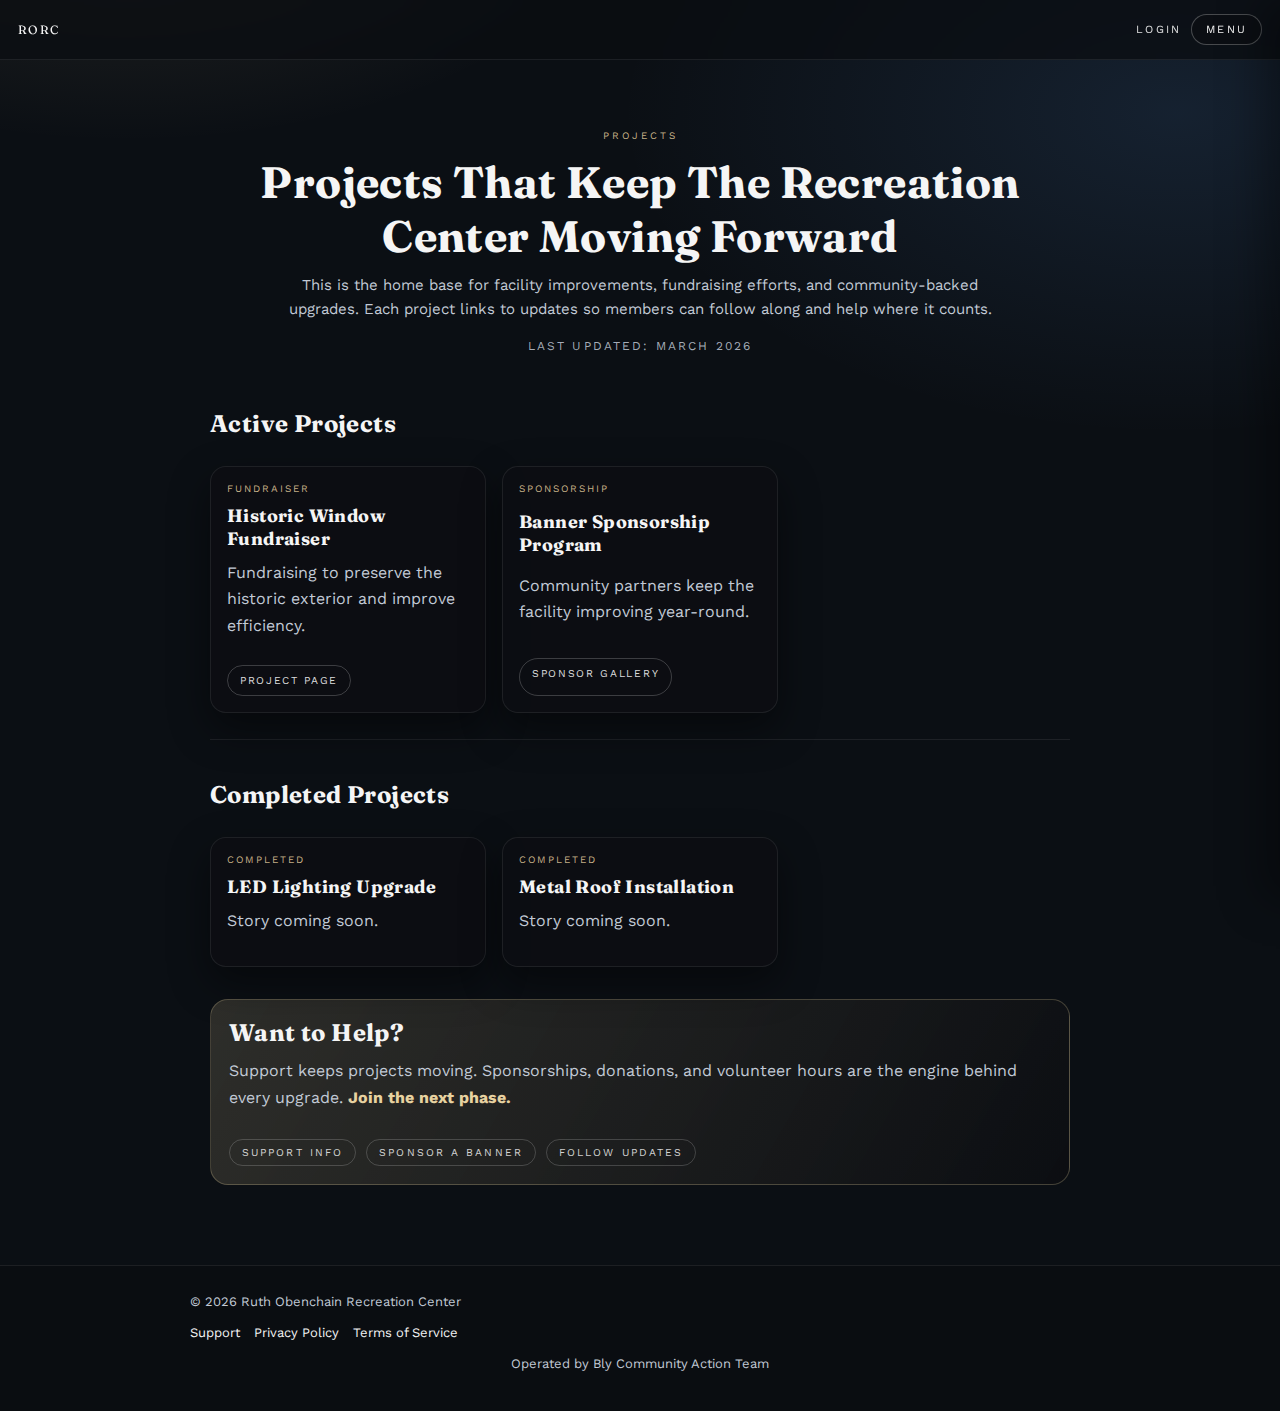
<file: projects/index.html>
<!doctype html>
<html lang="en">
<head>
  <meta charset="utf-8" />
  <meta name="viewport" content="width=device-width, initial-scale=1" />
  <title>Projects | RORC</title>
  <meta property="og:title" content="Projects | RORC" />
  <meta property="og:description" content="Active and completed projects at the Ruth Obenchain Recreation Center." />
  <meta property="og:type" content="website" />
  <meta property="og:url" content="https://www.ruthobenchainrc.com/projects/" />
  <meta property="og:image" content="https://www.ruthobenchainrc.com/Images/Window%20Sales/Windows1.jpg" />
  <meta name="twitter:card" content="summary_large_image" />
  <meta name="twitter:title" content="Projects | RORC" />
  <meta name="twitter:description" content="Active and completed projects at the Ruth Obenchain Recreation Center." />
  <meta name="twitter:image" content="https://www.ruthobenchainrc.com/Images/Window%20Sales/Windows1.jpg" />
  <link rel="stylesheet" href="../style.css" />
<script>
  (function() {
    const STORAGE_KEY = "memberData";
    const DASHBOARD_PATH = "/member-dashboard/";
    const LOGIN_PATH = "/membership-login/";
    const html = document.documentElement;
    const pageType = window.location.pathname.startsWith(DASHBOARD_PATH) ? "dashboard" : "default";
    html.dataset.rorcAuthPage = pageType;

    let member = null;

    try {
      const raw = window.localStorage.getItem(STORAGE_KEY);
      if (raw) {
        const parsed = JSON.parse(raw);
        if (parsed && typeof parsed === "object" && String(parsed["Member Name"] || "").trim()) {
          member = parsed;
        }
      }
    } catch (error) {
      try {
        window.localStorage.removeItem(STORAGE_KEY);
      } catch (storageError) {
        // Ignore storage failures during bootstrap.
      }
    }

    window.__RORC_AUTH_HINT__ = {
      signedIn: !!member,
      member: member
    };
    html.dataset.rorcAuthHint = member ? "signed-in" : "signed-out";

    if (!member) {
      return;
    }

    document.addEventListener("click", function(event) {
      if (html.dataset.rorcAuthHint !== "signed-in") {
        return;
      }

      const link = event.target.closest(".site-menu-login");
      if (!link) {
        return;
      }

      event.preventDefault();

      if (pageType === "dashboard") {
        try {
          window.localStorage.removeItem(STORAGE_KEY);
        } catch (error) {
          // Ignore storage failures during logout.
        }

        html.dataset.rorcAuthHint = "signed-out";
        window.location.href = LOGIN_PATH;
        return;
      }

      window.location.href = DASHBOARD_PATH;
    }, true);
  })();
</script>
<script src="/scripts/rorc-auth-nav.js" defer></script>
  <!-- Google tag (gtag.js) -->
  <script async src="https://www.googletagmanager.com/gtag/js?id=G-EGC30XZVXV"></script>
  <script>
    window.dataLayer = window.dataLayer || [];
    function gtag(){dataLayer.push(arguments);}
    gtag('js', new Date());
    gtag('config', 'G-EGC30XZVXV');
  </script>
  <style>
    body.projects-page {
      background:
        radial-gradient(900px 520px at 10% -12%, rgba(231, 210, 160, 0.14), transparent 60%),
        radial-gradient(900px 520px at 92% 8%, rgba(96, 165, 250, 0.12), transparent 62%),
        #0b0f14;
    }

    .projects-hero {
      text-align: center;
      padding: 28px 0 12px;
    }

    .projects-kicker {
      text-transform: uppercase;
      letter-spacing: 0.3em;
      font-size: 10px;
      color: rgba(231, 210, 160, 0.85);
      margin: 0 0 10px;
    }

    .projects-hero h1 {
      font-size: clamp(28px, 4vw, 44px);
      margin-bottom: 10px;
    }

    .projects-updated {
      margin: 8px 0 0;
      font-size: 12px;
      letter-spacing: 0.18em;
      text-transform: uppercase;
      color: rgba(194, 202, 214, 0.85);
    }

    .projects-lead {
      max-width: 720px;
      color: var(--muted);
      font-size: 15px;
      margin-left: auto;
      margin-right: auto;
    }

    .projects-hero-actions {
      display: flex;
      flex-wrap: wrap;
      gap: 10px;
      margin-top: 16px;
    }

    .projects-chip {
      display: inline-flex;
      align-items: center;
      padding: 6px 12px;
      border-radius: 999px;
      font-size: 10.5px;
      letter-spacing: 0.2em;
      text-transform: uppercase;
      border: 1px solid rgba(255, 255, 255, 0.18);
      color: rgba(245, 245, 245, 0.85);
      text-decoration: none;
      transition: transform 0.18s ease, border-color 0.18s ease, opacity 0.18s ease;
    }

    .projects-chip:hover {
      transform: translateY(-1px);
      border-color: rgba(255, 255, 255, 0.4);
      opacity: 1;
    }

    .projects-grid {
      display: grid;
      grid-template-columns: repeat(12, minmax(0, 1fr));
      gap: 16px;
      margin-top: 28px;
    }

    .project-card {
      grid-column: span 12;
      background: rgba(12, 14, 18, 0.82);
      border: 1px solid rgba(255, 255, 255, 0.08);
      border-radius: 16px;
      padding: 16px;
      display: grid;
      gap: 10px;
      box-shadow: 0 16px 40px rgba(0, 0, 0, 0.45);
      transition: transform 0.18s ease, border-color 0.18s ease, box-shadow 0.18s ease;
    }

    .project-card:hover {
      transform: translateY(-2px);
      border-color: rgba(231, 210, 160, 0.35);
      box-shadow: 0 24px 50px rgba(0, 0, 0, 0.5);
    }

    .project-tag {
      font-size: 10px;
      letter-spacing: 0.2em;
      text-transform: uppercase;
      color: rgba(231, 210, 160, 0.85);
    }

    .project-title {
      margin: 0;
      font-size: 18px;
    }

    .project-links {
      display: flex;
      flex-wrap: wrap;
      gap: 8px;
    }

    .project-links a {
      text-decoration: none;
      padding: 8px 12px;
      border-radius: 999px;
      border: 1px solid rgba(255, 255, 255, 0.2);
      font-size: 10.5px;
      letter-spacing: 0.16em;
      text-transform: uppercase;
      color: rgba(245, 245, 245, 0.9);
      transition: transform 0.18s ease, border-color 0.18s ease;
    }

    .project-links a:hover {
      transform: translateY(-1px);
      border-color: rgba(255, 255, 255, 0.5);
    }

    .project-details {
      border-top: 1px solid rgba(255, 255, 255, 0.08);
      padding-top: 10px;
    }

    .project-details summary {
      cursor: pointer;
      list-style: none;
      font-family: var(--font-display);
      font-size: 14.5px;
    }

    .project-details summary::-webkit-details-marker {
      display: none;
    }

    .project-details summary::after {
      content: "+";
      float: right;
      color: var(--muted);
    }

    .project-details[open] summary::after {
      content: "–";
    }

    .project-details p {
      margin: 10px 0 0;
    }

    .projects-section {
      margin-top: 40px;
    }

    .projects-section h2 {
      text-align: left;
      margin-bottom: 12px;
    }

    .projects-divider {
      height: 1px;
      background: rgba(255, 255, 255, 0.08);
      margin: 26px 0;
    }

    .projects-timeline {
      display: grid;
      gap: 12px;
    }

    .projects-timeline-item {
      padding: 14px 16px;
      border-radius: 14px;
      border: 1px solid rgba(255, 255, 255, 0.08);
      background: rgba(12, 14, 18, 0.7);
    }

    .projects-timeline-item span {
      display: block;
      font-size: 10px;
      letter-spacing: 0.18em;
      text-transform: uppercase;
      color: rgba(194, 202, 214, 0.9);
      margin-bottom: 6px;
    }

    .projects-cta {
      margin-top: 32px;
      padding: 18px;
      border-radius: 18px;
      border: 1px solid rgba(231, 210, 160, 0.25);
      background: linear-gradient(120deg, rgba(231, 210, 160, 0.16), rgba(12, 14, 18, 0.82));
      display: grid;
      gap: 12px;
    }

    .projects-cta strong {
      color: #e7d2a0;
    }

    .projects-cta-actions {
      display: flex;
      flex-wrap: wrap;
      gap: 10px;
    }

    .projects-latest {
      margin-top: 26px;
      padding: 16px;
      border-radius: 16px;
      border: 1px solid rgba(255, 255, 255, 0.08);
      background: rgba(12, 14, 18, 0.75);
      display: flex;
      flex-wrap: wrap;
      align-items: center;
      justify-content: space-between;
      gap: 10px;
    }

    .projects-latest a {
      text-decoration: none;
      font-size: 11px;
      letter-spacing: 0.16em;
      text-transform: uppercase;
      color: rgba(245, 245, 245, 0.9);
      border: 1px solid rgba(255, 255, 255, 0.2);
      padding: 8px 12px;
      border-radius: 999px;
      transition: transform 0.18s ease, border-color 0.18s ease;
    }

    .projects-latest a:hover {
      transform: translateY(-1px);
      border-color: rgba(255, 255, 255, 0.5);
    }

    .projects-image-grid {
      display: grid;
      grid-template-columns: repeat(auto-fit, minmax(220px, 1fr));
      gap: 14px;
      margin-top: 12px;
    }

    .projects-image-card {
      border-radius: 16px;
      overflow: hidden;
      border: 1px solid rgba(255, 255, 255, 0.08);
      background: rgba(10, 10, 10, 0.9);
      display: grid;
      gap: 0;
    }

    .projects-image-card img {
      width: 100%;
      height: auto;
      display: block;
    }

    .projects-image-card div {
      padding: 12px 14px;
      font-size: 13px;
      color: var(--muted);
    }

    @media (min-width: 900px) {
      .projects-grid .project-card {
        grid-column: span 4;
      }
    }
  </style>
</head>
<body class="projects-page">
  <div class="site-menu">
    <input type="checkbox" id="site-menu-toggle" class="site-menu-toggle" />
    <div class="site-menu-bar">
      <a class="site-menu-brand" href="/">RORC</a>
      <div class="site-menu-actions">
        <a class="site-menu-login" href="/membership-login/">Login</a>
        <label class="site-menu-button" for="site-menu-toggle">Menu</label>
      </div>
    </div>
    <label class="site-menu-backdrop" for="site-menu-toggle" aria-hidden="true"></label>
    <div class="site-menu-panel" role="dialog" aria-label="Site menu">
      <label class="site-menu-close" for="site-menu-toggle">Close</label>
      <div>
        <nav class="site-menu-links" aria-label="Site">
          <a href="/">Home</a>
          <a href="/about-rorc/">About</a>
          <a href="/memberships/">Memberships</a>
          <a href="/rentals/">Rentals</a>
          <a href="/sponsors/">Sponsors</a>
          <a href="/projects/">Projects</a>
          <a href="/news-updates/">News & Updates</a>
        </nav>
      </div>
      <div class="site-menu-legal" aria-label="Legal">
        <a href="/support/">Support</a>
        <a href="/privacy-policy/">Privacy Policy</a>
        <a href="/terms-of-service/">Terms of Service</a>
      </div>
    </div>
  </div>

  <main class="page-content">
    <section class="projects-hero">
      <p class="projects-kicker">Projects</p>
      <h1>Projects That Keep The Recreation Center Moving Forward</h1>
      <p class="projects-lead">
        This is the home base for facility improvements, fundraising efforts, and community-backed upgrades.
        Each project links to updates so members can follow along and help where it counts.
      </p>
      <p class="projects-updated">Last updated: March 2026</p>
    </section>

    <section class="projects-section" aria-labelledby="active-projects">
      <h2 id="active-projects">Active Projects</h2>
      <div class="projects-grid">
        <article class="project-card" aria-labelledby="project-windows-list">
          <span class="project-tag">Fundraiser</span>
          <h3 class="project-title" id="project-windows-list">Historic Window Fundraiser</h3>
          <p>Fundraising to preserve the historic exterior and improve efficiency.</p>
          <div class="project-links">
            <a href="/windows/">Project Page</a>
          </div>
        </article>

        <article class="project-card" aria-labelledby="project-banners-list">
          <span class="project-tag">Sponsorship</span>
          <h3 class="project-title" id="project-banners-list">Banner Sponsorship Program</h3>
          <p>Community partners keep the facility improving year-round.</p>
          <div class="project-links">
            <a href="/sponsors/">Sponsor Gallery</a>
          </div>
        </article>

      </div>
    </section>

    <div class="projects-divider" aria-hidden="true"></div>

    <section class="projects-section" aria-labelledby="completed-projects">
      <h2 id="completed-projects">Completed Projects</h2>
      <div class="projects-grid">
        <article class="project-card" aria-labelledby="project-led">
          <span class="project-tag">Completed</span>
          <h3 class="project-title" id="project-led">LED Lighting Upgrade</h3>
          <p>Story coming soon.</p>
        </article>

        <article class="project-card" aria-labelledby="project-roof">
          <span class="project-tag">Completed</span>
          <h3 class="project-title" id="project-roof">Metal Roof Installation</h3>
          <p>Story coming soon.</p>
        </article>

      </div>
    </section>

    <section class="projects-cta" aria-labelledby="project-support">
      <div>
        <h2 id="project-support">Want to Help?</h2>
        <p>
          Support keeps projects moving. Sponsorships, donations, and volunteer hours are the engine behind every upgrade.
          <strong>Join the next phase.</strong>
        </p>
      </div>
      <div class="projects-cta-actions">
        <a class="projects-chip" href="/support/">Support Info</a>
        <a class="projects-chip" href="/sponsors/">Sponsor a Banner</a>
        <a class="projects-chip" href="/news-updates/">Follow Updates</a>
      </div>
    </section>
  </main>

  <footer class="site-footer">
    <div class="site-footer-inner">
      <div>© 2026 Ruth Obenchain Recreation Center</div>
      <div class="site-footer-links">
        <a href="/support/">Support</a>
        <a href="/privacy-policy/">Privacy Policy</a>
        <a href="/terms-of-service/">Terms of Service</a>
      </div>
      <div>Operated by Bly Community Action Team</div>
    </div>
  </footer>
</body>
</html>
</file>
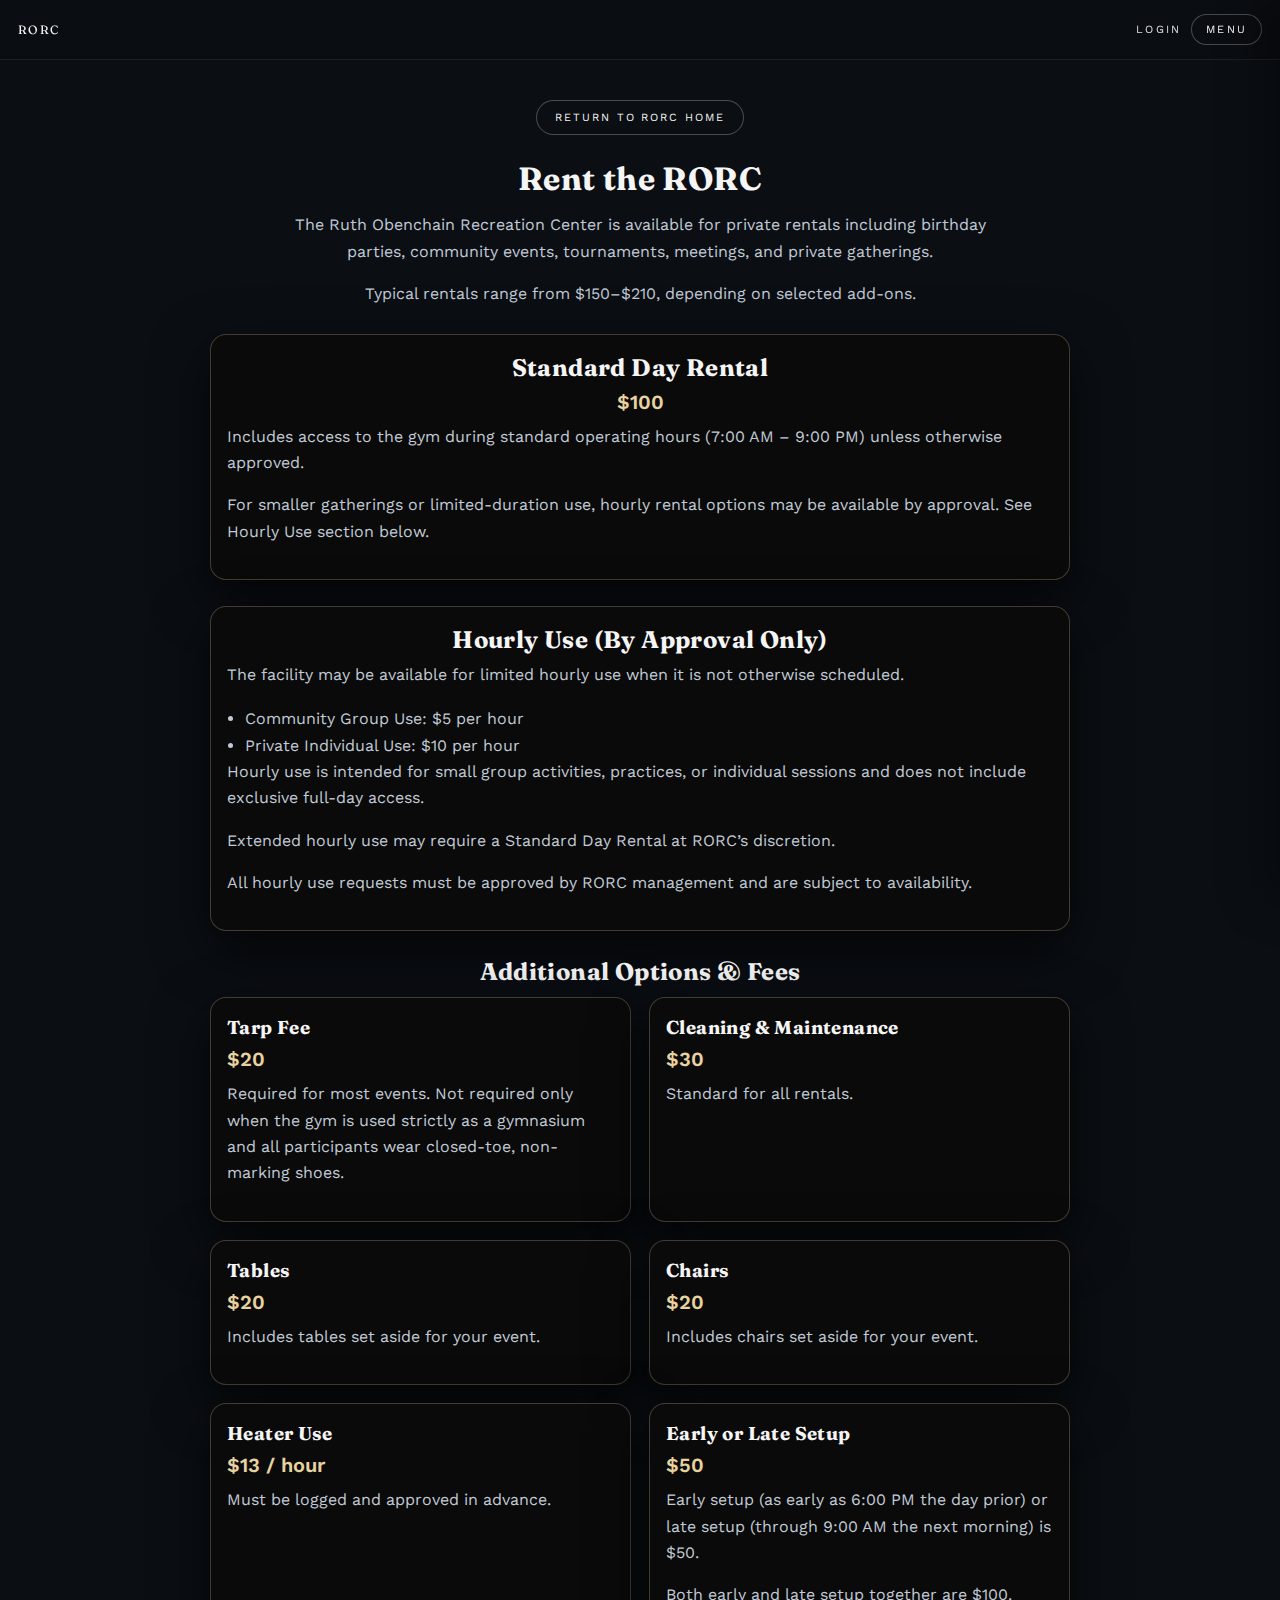
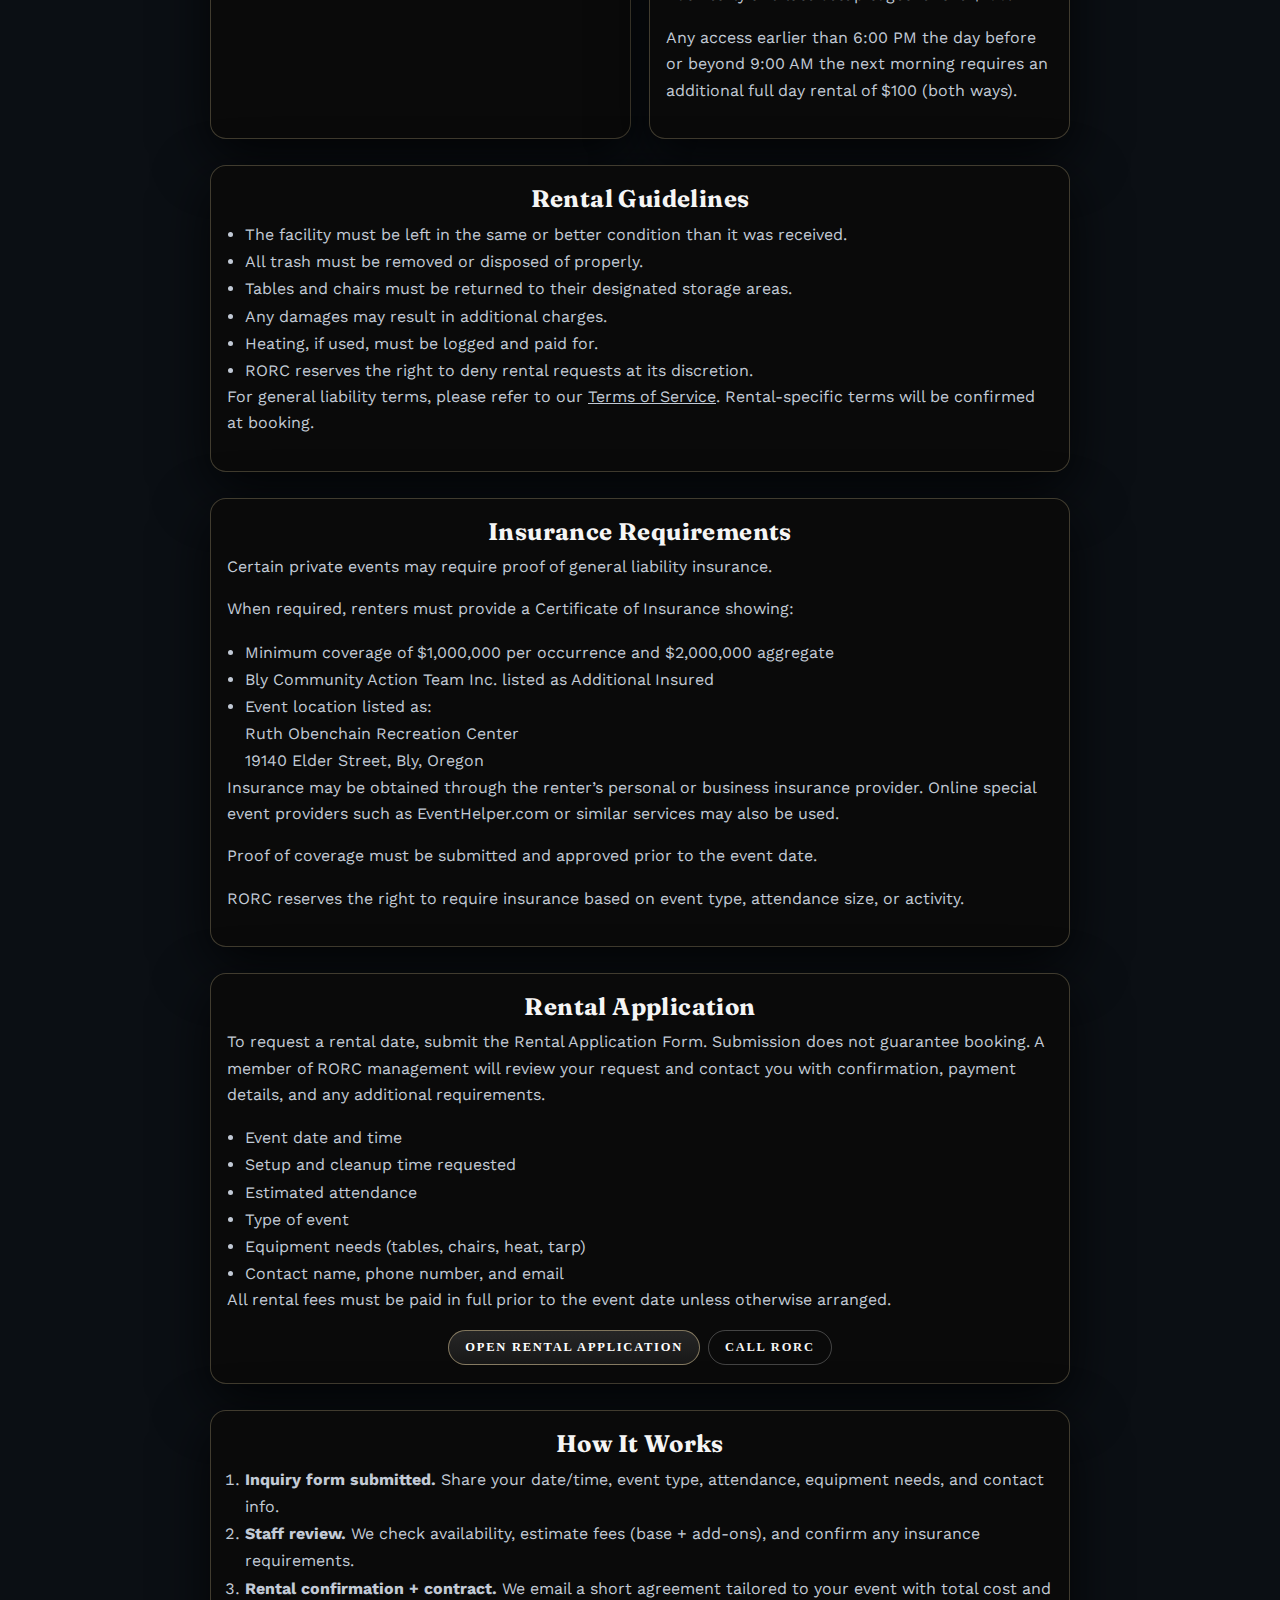
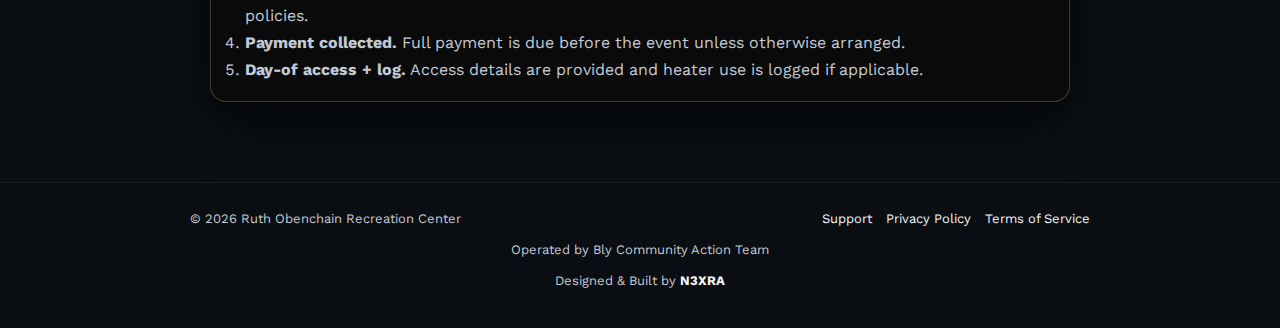
<file: rentals/index.html>
<!doctype html>
<html lang="en">
<head>
  <meta charset="utf-8" />
  <meta name="viewport" content="width=device-width, initial-scale=1" />
  <title>Gym Rentals | RORC</title>
  <link rel="stylesheet" href="../style.css" />
<script>
  (function() {
    const STORAGE_KEY = "memberData";
    const DASHBOARD_PATH = "/member-dashboard/";
    const LOGIN_PATH = "/membership-login/";
    const html = document.documentElement;
    const pageType = window.location.pathname.startsWith(DASHBOARD_PATH) ? "dashboard" : "default";
    html.dataset.rorcAuthPage = pageType;

    let member = null;

    try {
      const raw = window.localStorage.getItem(STORAGE_KEY);
      if (raw) {
        const parsed = JSON.parse(raw);
        if (parsed && typeof parsed === "object" && String(parsed["Member Name"] || "").trim()) {
          member = parsed;
        }
      }
    } catch (error) {
      try {
        window.localStorage.removeItem(STORAGE_KEY);
      } catch (storageError) {
        // Ignore storage failures during bootstrap.
      }
    }

    window.__RORC_AUTH_HINT__ = {
      signedIn: !!member,
      member: member
    };
    html.dataset.rorcAuthHint = member ? "signed-in" : "signed-out";

    if (!member) {
      return;
    }

    document.addEventListener("click", function(event) {
      if (html.dataset.rorcAuthHint !== "signed-in") {
        return;
      }

      const link = event.target.closest(".site-menu-login");
      if (!link) {
        return;
      }

      event.preventDefault();

      if (pageType === "dashboard") {
        try {
          window.localStorage.removeItem(STORAGE_KEY);
        } catch (error) {
          // Ignore storage failures during logout.
        }

        html.dataset.rorcAuthHint = "signed-out";
        window.location.href = LOGIN_PATH;
        return;
      }

      window.location.href = DASHBOARD_PATH;
    }, true);
  })();
</script>
<script src="/scripts/rorc-auth-nav.js" defer></script>
  <!-- Google tag (gtag.js) -->
  <script async src="https://www.googletagmanager.com/gtag/js?id=G-EGC30XZVXV"></script>
  <script>
    window.dataLayer = window.dataLayer || [];
    function gtag(){dataLayer.push(arguments);}
    gtag('js', new Date());
    gtag('config', 'G-EGC30XZVXV');
  </script>
</head>
<body>
  <div class="site-menu">
    <input type="checkbox" id="site-menu-toggle" class="site-menu-toggle" />
    <div class="site-menu-bar">
      <a class="site-menu-brand" href="/">RORC</a>
      <div class="site-menu-actions">
        <a class="site-menu-login" href="/membership-login/">Login</a>
        <label class="site-menu-button" for="site-menu-toggle">Menu</label>
      </div>
    </div>
    <label class="site-menu-backdrop" for="site-menu-toggle" aria-hidden="true"></label>
    <div class="site-menu-panel" role="dialog" aria-label="Site menu">
      <label class="site-menu-close" for="site-menu-toggle">Close</label>
      <div>
        <nav class="site-menu-links" aria-label="Site">
          <a href="/">Home</a>
          <a href="/about-rorc/">About</a>
          <a href="/memberships/">Memberships</a>
          <a href="/rentals/">Rentals</a>
          <a href="/sponsors/">Sponsors</a>
          <a href="/projects/">Projects</a>
          <a href="/news-updates/">News & Updates</a>
        </nav>
      </div>
      <div class="site-menu-legal" aria-label="Legal">
                <a href="/support/">Support</a>
<a href="/privacy-policy/">Privacy Policy</a>
        <a href="/terms-of-service/">Terms of Service</a>
      </div>
    </div>
  </div>

  <main class="page-content rentals-page">
    <div class="about-return">
      <a class="about-return-link" href="/">Return to RORC home</a>
    </div>

    <header class="rentals-hero">
      <h1>Rent the RORC</h1>
      <p>
        The Ruth Obenchain Recreation Center is available for private rentals including birthday parties, community
        events, tournaments, meetings, and private gatherings.
      </p>
      <p>
        Typical rentals range from $150–$210, depending on selected add-ons.
      </p>
    </header>

    <section class="rentals-grid" aria-label="Standard day rental">
      <article class="rentals-card rentals-feature">
        <h2 class="rentals-title-center">Standard Day Rental</h2>
        <div class="rentals-price rentals-price-center">$100</div>
        <p>Includes access to the gym during standard operating hours (7:00 AM – 9:00 PM) unless otherwise approved.</p>
        <p>
          For smaller gatherings or limited-duration use, hourly rental options may be available by approval. See
          Hourly Use section below.
        </p>
      </article>
    </section>

    <section class="rentals-section" aria-label="Hourly use">
      <div class="rentals-grid">
        <article class="rentals-card rentals-feature">
          <h2>Hourly Use (By Approval Only)</h2>
          <p>
            The facility may be available for limited hourly use when it is not otherwise scheduled.
          </p>
          <ul class="rentals-list">
            <li>Community Group Use: $5 per hour</li>
            <li>Private Individual Use: $10 per hour</li>
          </ul>
          <p>
            Hourly use is intended for small group activities, practices, or individual sessions and does not include
            exclusive full-day access.
          </p>
          <p>Extended hourly use may require a Standard Day Rental at RORC’s discretion.</p>
          <p>
            All hourly use requests must be approved by RORC management and are subject to availability.
          </p>
        </article>
      </div>
    </section>

    <section class="rentals-section" aria-label="Additional options and fees">
      <h2>Additional Options &amp; Fees</h2>
      <div class="rentals-grid">
        <article class="rentals-card">
          <h3>Tarp Fee</h3>
          <div class="rentals-price">$20</div>
          <p>
            Required for most events. Not required only when the gym is used strictly as a gymnasium and all
            participants wear closed-toe, non-marking shoes.
          </p>
        </article>

        <article class="rentals-card">
          <h3>Cleaning &amp; Maintenance</h3>
          <div class="rentals-price">$30</div>
          <p>Standard for all rentals.</p>
        </article>

        <article class="rentals-card">
          <h3>Tables</h3>
          <div class="rentals-price">$20</div>
          <p>Includes tables set aside for your event.</p>
        </article>

        <article class="rentals-card">
          <h3>Chairs</h3>
          <div class="rentals-price">$20</div>
          <p>Includes chairs set aside for your event.</p>
        </article>

        <article class="rentals-card">
          <h3>Heater Use</h3>
          <div class="rentals-price">$13 / hour</div>
          <p>Must be logged and approved in advance.</p>
        </article>

        <article class="rentals-card">
          <h3>Early or Late Setup</h3>
          <div class="rentals-price">$50</div>
          <p>Early setup (as early as 6:00 PM the day prior) or late setup (through 9:00 AM the next morning) is $50.</p>
          <p>Both early and late setup together are $100.</p>
          <p>Any access earlier than 6:00 PM the day before or beyond 9:00 AM the next morning requires an additional full day rental of $100 (both ways).</p>
        </article>
      </div>
    </section>

    <section class="rentals-section" aria-label="Rental guidelines">
      <div class="rentals-grid">
        <article class="rentals-card rentals-feature">
          <h2>Rental Guidelines</h2>
          <ul class="rentals-list">
            <li>The facility must be left in the same or better condition than it was received.</li>
            <li>All trash must be removed or disposed of properly.</li>
            <li>Tables and chairs must be returned to their designated storage areas.</li>
            <li>Any damages may result in additional charges.</li>
            <li>Heating, if used, must be logged and paid for.</li>
            <li>RORC reserves the right to deny rental requests at its discretion.</li>
          </ul>
          <p>
            For general liability terms, please refer to our
            <a href="/terms-of-service/">Terms of Service</a>. Rental-specific terms will be confirmed at booking.
          </p>
        </article>
      </div>
    </section>

    <section class="rentals-section" aria-label="Insurance requirements">
      <div class="rentals-grid">
        <article class="rentals-card rentals-feature">
          <h2>Insurance Requirements</h2>
          <p>
            Certain private events may require proof of general liability insurance.
          </p>
          <p>When required, renters must provide a Certificate of Insurance showing:</p>
          <ul class="rentals-list">
            <li>Minimum coverage of $1,000,000 per occurrence and $2,000,000 aggregate</li>
            <li>Bly Community Action Team Inc. listed as Additional Insured</li>
            <li>
              Event location listed as:
              <br />
              Ruth Obenchain Recreation Center
              <br />
              19140 Elder Street, Bly, Oregon
            </li>
          </ul>
          <p>
            Insurance may be obtained through the renter’s personal or business insurance provider. Online special
            event providers such as EventHelper.com or similar services may also be used.
          </p>
          <p>Proof of coverage must be submitted and approved prior to the event date.</p>
          <p>
            RORC reserves the right to require insurance based on event type, attendance size, or activity.
          </p>
        </article>
      </div>
    </section>

    <section class="rentals-section" aria-label="Rental application">
      <div class="rentals-grid">
        <article class="rentals-card rentals-feature">
          <h2>Rental Application</h2>
          <p>
            To request a rental date, submit the Rental Application Form. Submission does not guarantee booking. A
            member of RORC management will review your request and contact you with confirmation, payment details, and
            any additional requirements.
          </p>
          <ul class="rentals-list">
            <li>Event date and time</li>
            <li>Setup and cleanup time requested</li>
            <li>Estimated attendance</li>
            <li>Type of event</li>
            <li>Equipment needs (tables, chairs, heat, tarp)</li>
            <li>Contact name, phone number, and email</li>
          </ul>
          <p>All rental fees must be paid in full prior to the event date unless otherwise arranged.</p>

          <div class="rorc-actions" style="margin-top: 12px;">
            <button
              class="rorc-btn rorc-btn-neutral"
              onclick="window.open('https://docs.google.com/forms/d/e/1FAIpQLSc2DWqkPSfc0DbzCc1NUwxs0DBV57yMRtAD83GSkAoWsKuyQw/viewform?usp=publish-editor', '_blank')">
              Open Rental Application
            </button>
            <button
              class="rorc-btn rorc-btn-ghost"
              onclick="window.location.href='tel:+15419040428'">
              Call RORC
            </button>
          </div>
        </article>
      </div>
    </section>

    <section class="rentals-section" aria-label="Rental process">
      <div class="rentals-grid">
        <article class="rentals-card rentals-feature">
          <h2>How It Works</h2>
          <ol class="rentals-list">
            <li>
              <strong>Inquiry form submitted.</strong> Share your date/time, event type, attendance, equipment needs, and contact info.
            </li>
            <li>
              <strong>Staff review.</strong> We check availability, estimate fees (base + add-ons), and confirm any insurance requirements.
            </li>
            <li>
              <strong>Rental confirmation + contract.</strong> We email a short agreement tailored to your event with total cost and policies.
            </li>
            <li>
              <strong>Payment collected.</strong> Full payment is due before the event unless otherwise arranged.
            </li>
            <li>
              <strong>Day-of access + log.</strong> Access details are provided and heater use is logged if applicable.
            </li>
          </ol>
        </article>
      </div>
    </section>
  </main>

  <footer class="site-footer">
    <div class="site-footer-inner">
      <div>© 2026 Ruth Obenchain Recreation Center</div>
      <div class="site-footer-links">
        <a href="/support/">Support</a>
        <a href="/privacy-policy/">Privacy Policy</a>
        <a href="/terms-of-service/">Terms of Service</a>
      </div>
      <div>Operated by Bly Community Action Team</div>
      <div>Designed &amp; Built by <a href="https://n3xra.co"><strong>N3XRA</strong></a></div>
    </div>
  </footer>
</body>
</html>
</file>
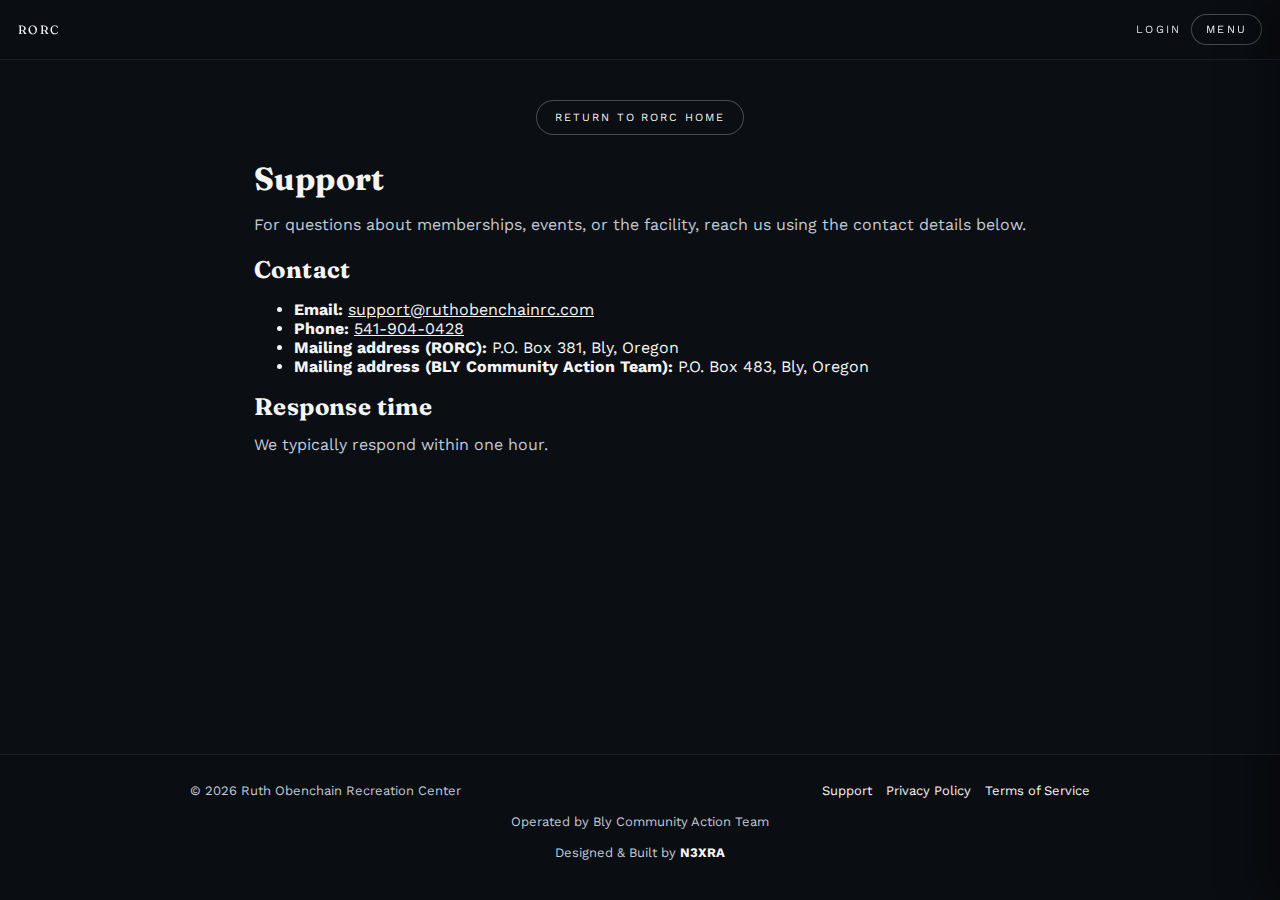
<file: support/index.html>
<!doctype html>
<html lang="en">
<head>
  <meta charset="utf-8" />
  <meta name="viewport" content="width=device-width, initial-scale=1" />
  <title>RORC Support</title>
  <link rel="stylesheet" href="../style.css" />
<script>
  (function() {
    const STORAGE_KEY = "memberData";
    const DASHBOARD_PATH = "/member-dashboard/";
    const LOGIN_PATH = "/membership-login/";
    const html = document.documentElement;
    const pageType = window.location.pathname.startsWith(DASHBOARD_PATH) ? "dashboard" : "default";
    html.dataset.rorcAuthPage = pageType;

    let member = null;

    try {
      const raw = window.localStorage.getItem(STORAGE_KEY);
      if (raw) {
        const parsed = JSON.parse(raw);
        if (parsed && typeof parsed === "object" && String(parsed["Member Name"] || "").trim()) {
          member = parsed;
        }
      }
    } catch (error) {
      try {
        window.localStorage.removeItem(STORAGE_KEY);
      } catch (storageError) {
        // Ignore storage failures during bootstrap.
      }
    }

    window.__RORC_AUTH_HINT__ = {
      signedIn: !!member,
      member: member
    };
    html.dataset.rorcAuthHint = member ? "signed-in" : "signed-out";

    if (!member) {
      return;
    }

    document.addEventListener("click", function(event) {
      if (html.dataset.rorcAuthHint !== "signed-in") {
        return;
      }

      const link = event.target.closest(".site-menu-login");
      if (!link) {
        return;
      }

      event.preventDefault();

      if (pageType === "dashboard") {
        try {
          window.localStorage.removeItem(STORAGE_KEY);
        } catch (error) {
          // Ignore storage failures during logout.
        }

        html.dataset.rorcAuthHint = "signed-out";
        window.location.href = LOGIN_PATH;
        return;
      }

      window.location.href = DASHBOARD_PATH;
    }, true);
  })();
</script>
<script src="/scripts/rorc-auth-nav.js" defer></script>
  <!-- Google tag (gtag.js) -->
  <script async src="https://www.googletagmanager.com/gtag/js?id=G-EGC30XZVXV"></script>
  <script>
    window.dataLayer = window.dataLayer || [];
    function gtag(){dataLayer.push(arguments);}
    gtag('js', new Date());
    gtag('config', 'G-EGC30XZVXV');
  </script>
</head>
<body>
  <div class="site-menu">
    <input type="checkbox" id="site-menu-toggle" class="site-menu-toggle" />
    <div class="site-menu-bar">
      <a class="site-menu-brand" href="/">RORC</a>
      <div class="site-menu-actions">
        <a class="site-menu-login" href="/membership-login/">Login</a>
        <label class="site-menu-button" for="site-menu-toggle">Menu</label>
      </div>
    </div>
    <label class="site-menu-backdrop" for="site-menu-toggle" aria-hidden="true"></label>
    <div class="site-menu-panel" role="dialog" aria-label="Site menu">
      <label class="site-menu-close" for="site-menu-toggle">Close</label>
      <div>
        <nav class="site-menu-links" aria-label="Site">
          <a href="/">Home</a>
          <a href="/about-rorc/">About</a>
          <a href="/memberships/">Memberships</a>
          <a href="/rentals/">Rentals</a>
          <a href="/sponsors/">Sponsors</a>
          <a href="/projects/">Projects</a>
          <a href="/news-updates/">News & Updates</a>
        </nav>
      </div>
      <div class="site-menu-legal" aria-label="Legal">
                <a href="/support/">Support</a>
<a href="/privacy-policy/">Privacy Policy</a>
        <a href="/terms-of-service/">Terms of Service</a>
      </div>
    </div>
  </div>
  <main class="page-content">
    <div class="about-return">
      <a class="about-return-link" href="/">Return to RORC home</a>
    </div>

    <h1>Support</h1>
    <p>
      For questions about memberships, events, or the facility, reach us using the contact details below.
    </p>

    <h2>Contact</h2>
    <ul>
      <li><strong>Email:</strong> <a href="mailto:support@ruthobenchainrc.com">support@ruthobenchainrc.com</a></li>
      <li><strong>Phone:</strong> <a href="tel:+15419040428">541-904-0428</a></li>
      <li><strong>Mailing address (RORC):</strong> P.O. Box 381, Bly, Oregon</li>
      <li><strong>Mailing address (BLY Community Action Team):</strong> P.O. Box 483, Bly, Oregon</li>
    </ul>

    <h2>Response time</h2>
    <p>We typically respond within one hour.</p>
  </main>

  <footer class="site-footer">
    <div class="site-footer-inner">
      <div>© 2026 Ruth Obenchain Recreation Center</div>
      <div class="site-footer-links">
        <a href="/support/">Support</a>
        <a href="/privacy-policy/">Privacy Policy</a>
        <a href="/terms-of-service/">Terms of Service</a>
      </div>
      <div>Operated by Bly Community Action Team</div>
      <div>Designed &amp; Built by <a href="https://n3xra.co"><strong>N3XRA</strong></a></div>
    </div>
  </footer>
</body>
</html>
</file>
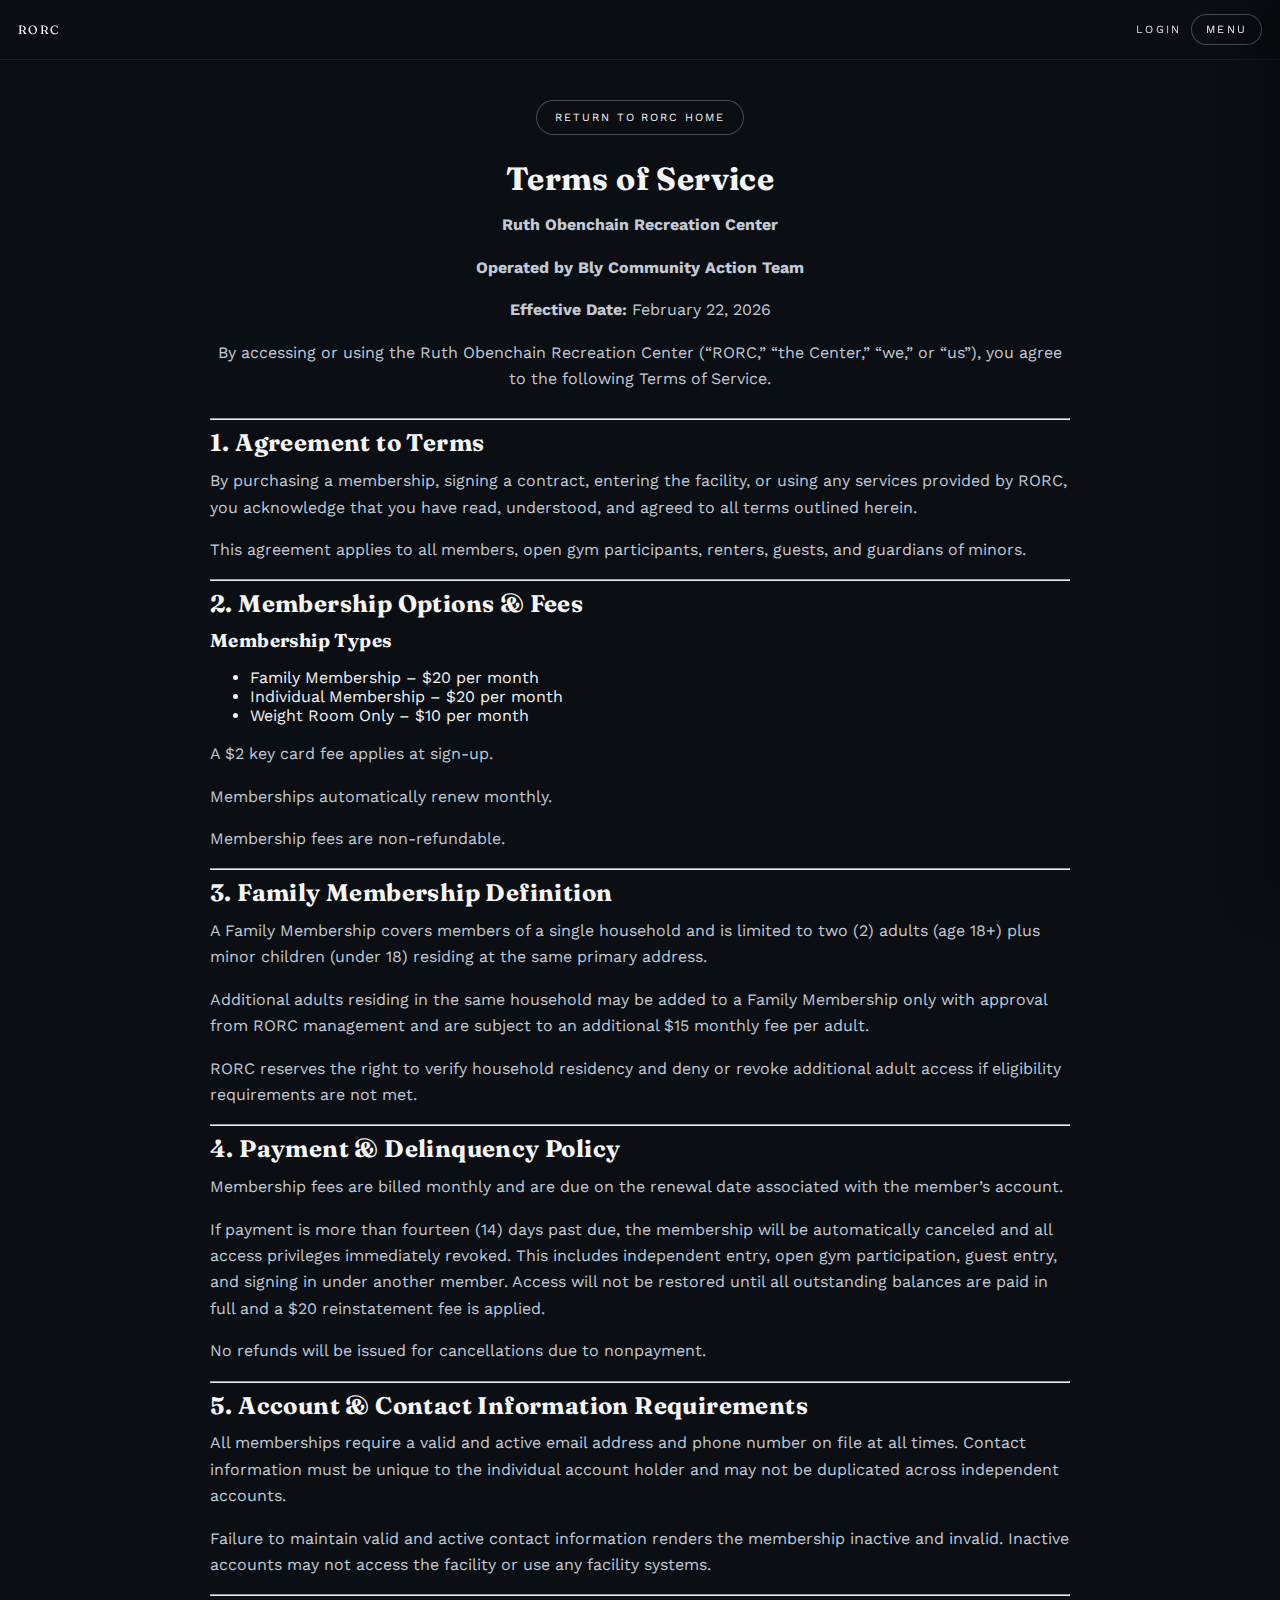
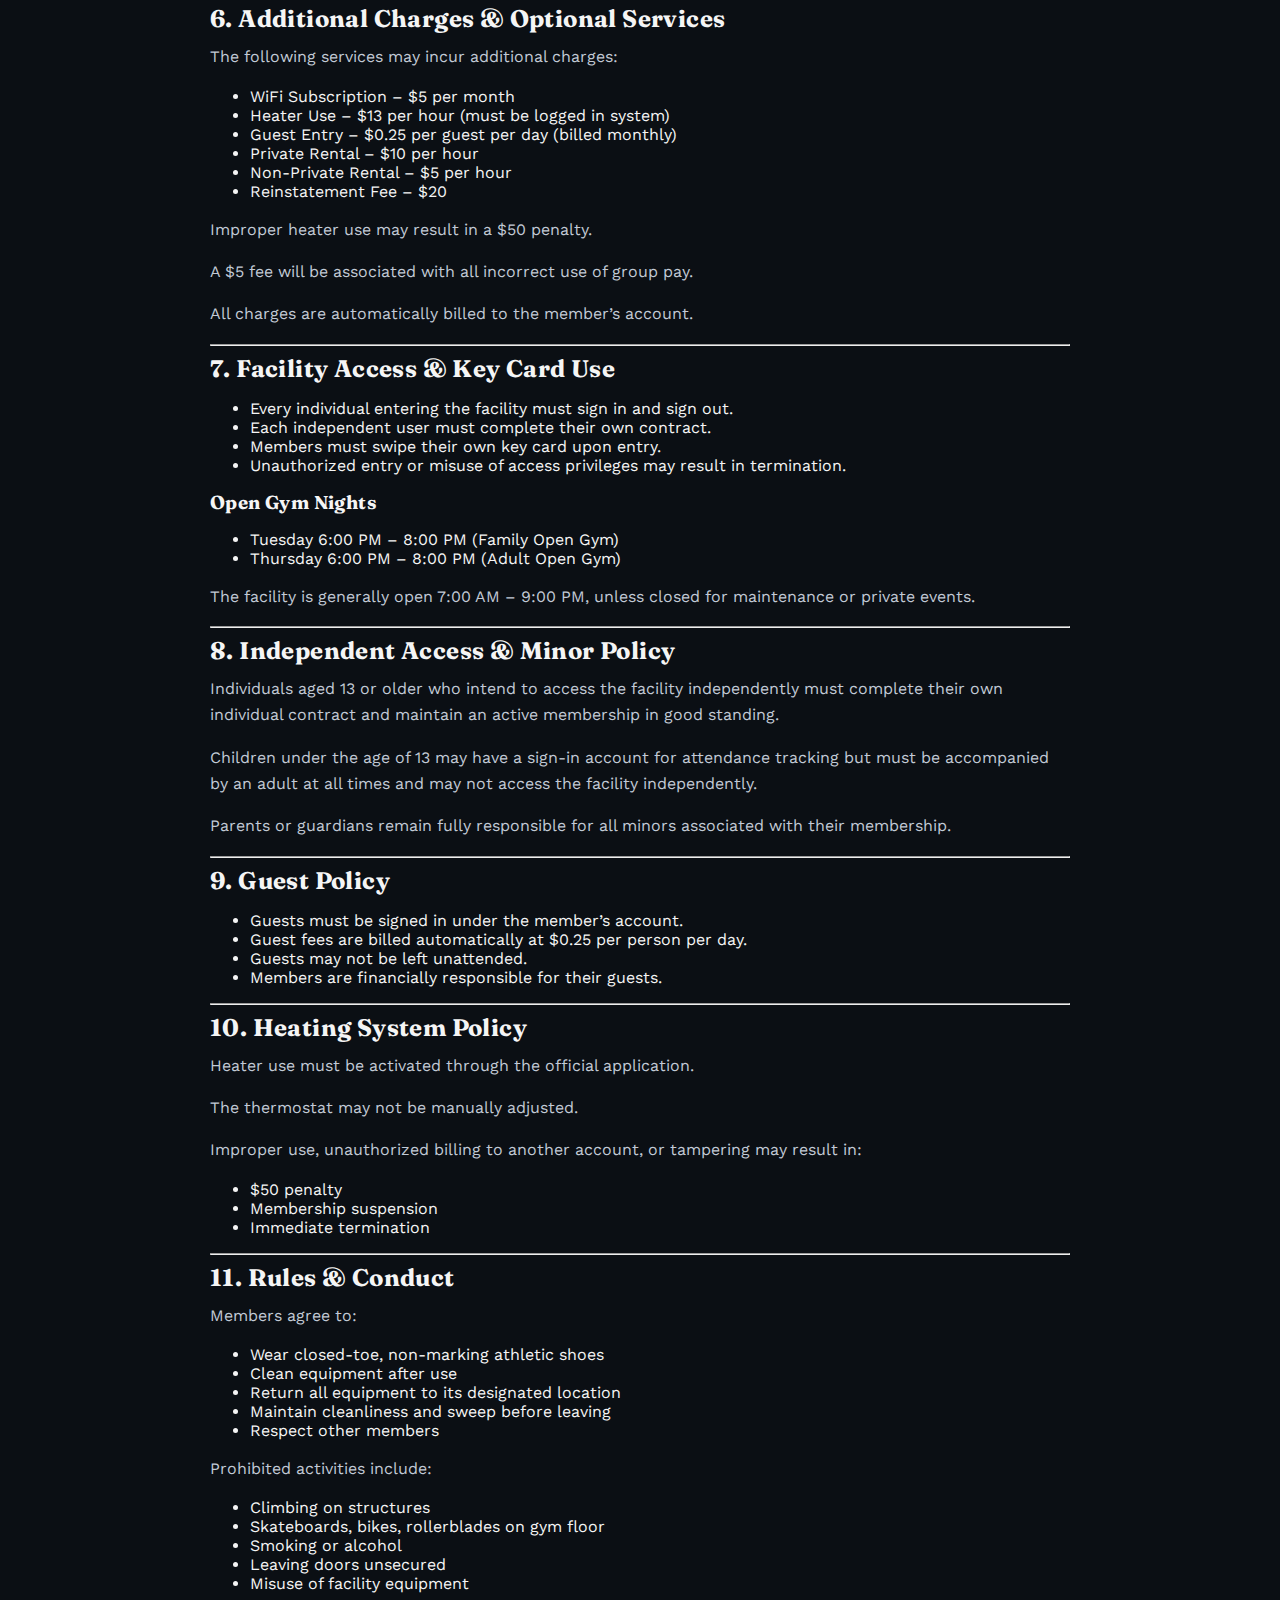
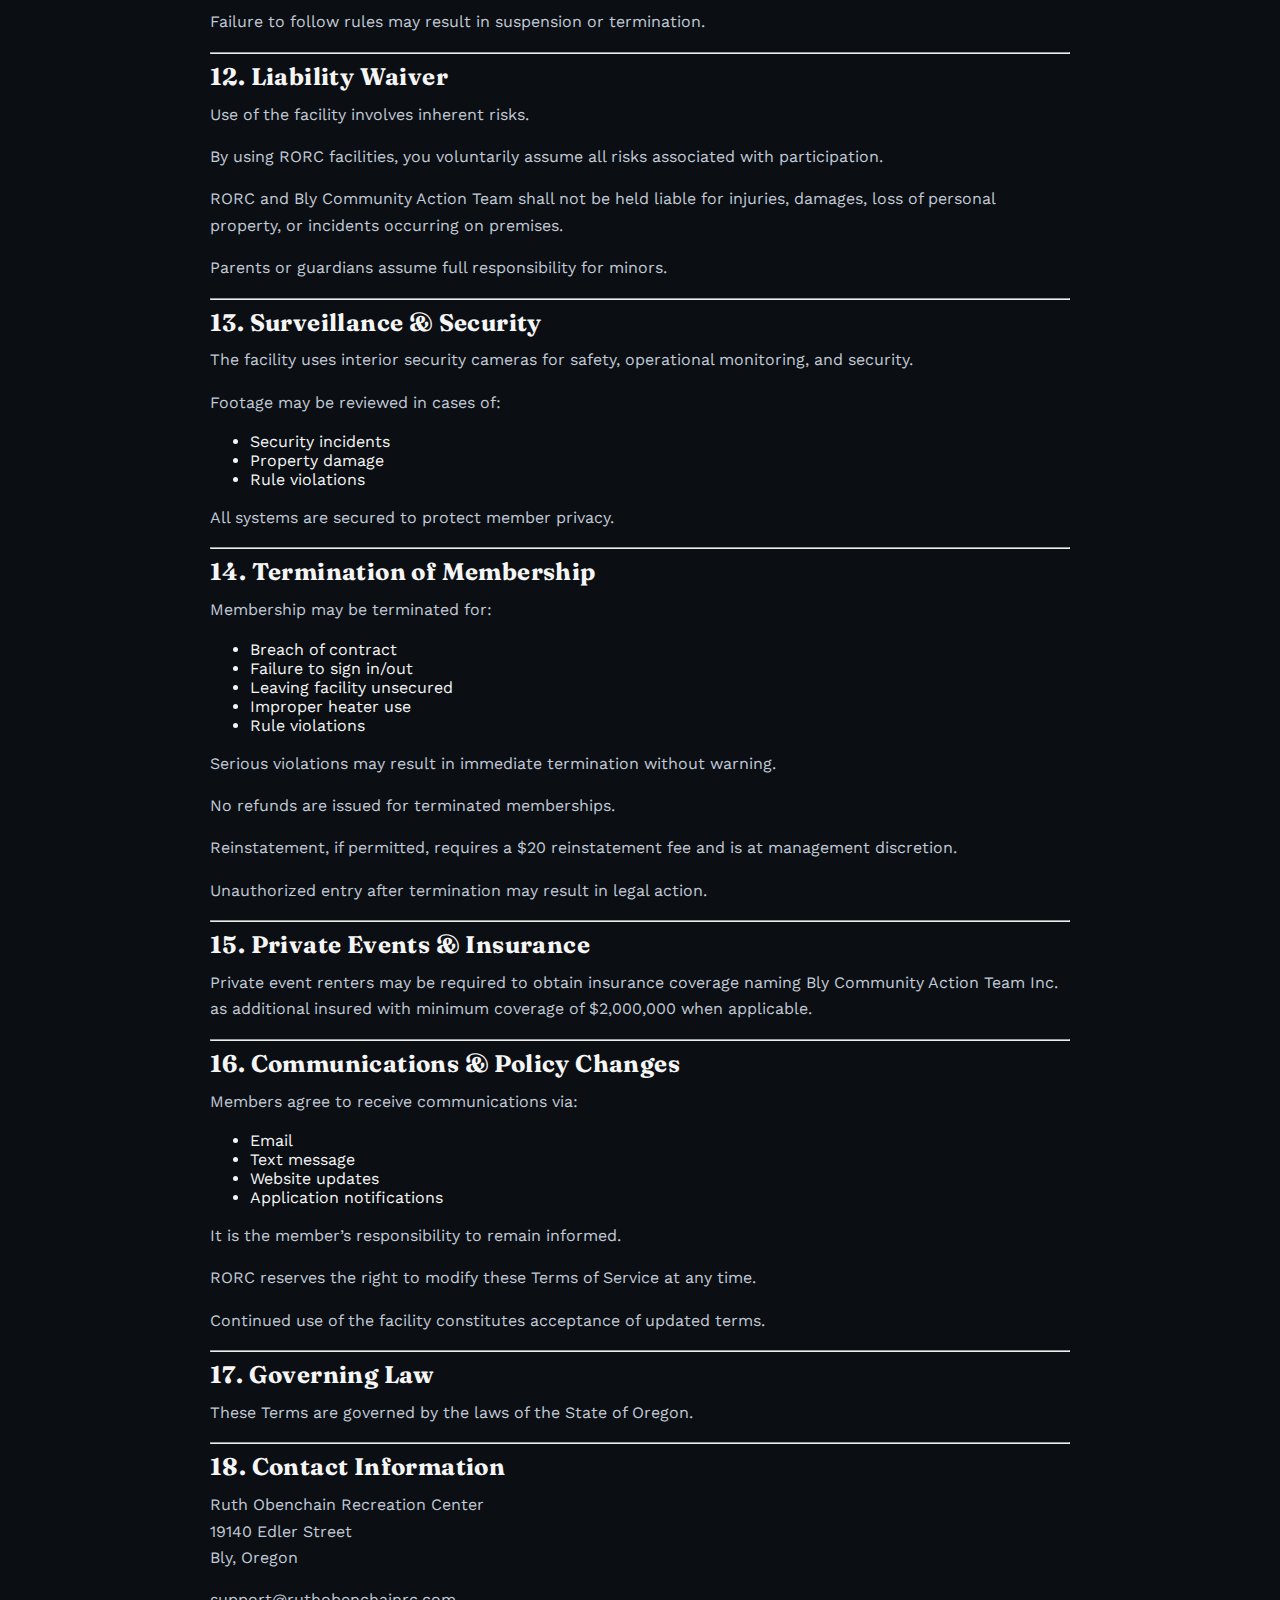
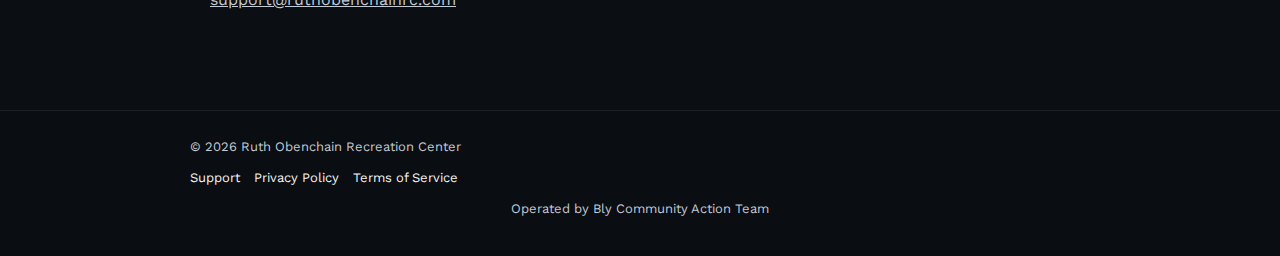
<file: terms-of-service/index.html>
<!doctype html>
<html lang="en">
<head>
  <meta charset="utf-8" />
  <meta name="viewport" content="width=device-width, initial-scale=1" />
  <title>Terms of Service | RORC</title>
  <link rel="stylesheet" href="../style.css" />
<script>
  (function() {
    const STORAGE_KEY = "memberData";
    const DASHBOARD_PATH = "/member-dashboard/";
    const LOGIN_PATH = "/membership-login/";
    const html = document.documentElement;
    const pageType = window.location.pathname.startsWith(DASHBOARD_PATH) ? "dashboard" : "default";
    html.dataset.rorcAuthPage = pageType;

    let member = null;

    try {
      const raw = window.localStorage.getItem(STORAGE_KEY);
      if (raw) {
        const parsed = JSON.parse(raw);
        if (parsed && typeof parsed === "object" && String(parsed["Member Name"] || "").trim()) {
          member = parsed;
        }
      }
    } catch (error) {
      try {
        window.localStorage.removeItem(STORAGE_KEY);
      } catch (storageError) {
        // Ignore storage failures during bootstrap.
      }
    }

    window.__RORC_AUTH_HINT__ = {
      signedIn: !!member,
      member: member
    };
    html.dataset.rorcAuthHint = member ? "signed-in" : "signed-out";

    if (!member) {
      return;
    }

    document.addEventListener("click", function(event) {
      if (html.dataset.rorcAuthHint !== "signed-in") {
        return;
      }

      const link = event.target.closest(".site-menu-login");
      if (!link) {
        return;
      }

      event.preventDefault();

      if (pageType === "dashboard") {
        try {
          window.localStorage.removeItem(STORAGE_KEY);
        } catch (error) {
          // Ignore storage failures during logout.
        }

        html.dataset.rorcAuthHint = "signed-out";
        window.location.href = LOGIN_PATH;
        return;
      }

      window.location.href = DASHBOARD_PATH;
    }, true);
  })();
</script>
<script src="/scripts/rorc-auth-nav.js" defer></script>
  <!-- Google tag (gtag.js) -->
  <script async src="https://www.googletagmanager.com/gtag/js?id=G-EGC30XZVXV"></script>
  <script>
    window.dataLayer = window.dataLayer || [];
    function gtag(){dataLayer.push(arguments);}
    gtag('js', new Date());
    gtag('config', 'G-EGC30XZVXV');
  </script>
</head>
<body>
  <div class="site-menu">
    <input type="checkbox" id="site-menu-toggle" class="site-menu-toggle" />
    <div class="site-menu-bar">
      <a class="site-menu-brand" href="/">RORC</a>
      <div class="site-menu-actions">
        <a class="site-menu-login" href="/membership-login/">Login</a>
        <label class="site-menu-button" for="site-menu-toggle">Menu</label>
      </div>
    </div>
    <label class="site-menu-backdrop" for="site-menu-toggle" aria-hidden="true"></label>
    <div class="site-menu-panel" role="dialog" aria-label="Site menu">
      <label class="site-menu-close" for="site-menu-toggle">Close</label>
      <div>
        <nav class="site-menu-links" aria-label="Site">
          <a href="/">Home</a>
          <a href="/about-rorc/">About</a>
          <a href="/memberships/">Memberships</a>
          <a href="/rentals/">Rentals</a>
          <a href="/sponsors/">Sponsors</a>
          <a href="/projects/">Projects</a>
          <a href="/news-updates/">News & Updates</a>
        </nav>
      </div>
      <div class="site-menu-legal" aria-label="Legal">
                <a href="/support/">Support</a>
<a href="/privacy-policy/">Privacy Policy</a>
        <a href="/terms-of-service/">Terms of Service</a>
      </div>
    </div>
  </div>
  <main class="page-content">
    <div class="about-return">
      <a class="about-return-link" href="/">Return to RORC home</a>
    </div>

    <section class="policy-hero">
      <h1>Terms of Service</h1>
      <p><strong>Ruth Obenchain Recreation Center</strong></p>
      <p><strong>Operated by Bly Community Action Team</strong></p>
      <p><strong>Effective Date:</strong> February 22, 2026</p>

      <p>
        By accessing or using the Ruth Obenchain Recreation Center (“RORC,” “the Center,” “we,” or “us”), you agree to
        the following Terms of Service.
      </p>
    </section>

    <hr />

    <h2>1. Agreement to Terms</h2>
    <p>
      By purchasing a membership, signing a contract, entering the facility, or using any services provided by RORC, you
      acknowledge that you have read, understood, and agreed to all terms outlined herein.
    </p>
    <p>
      This agreement applies to all members, open gym participants, renters, guests, and guardians of minors.
    </p>

    <hr />

    <h2>2. Membership Options &amp; Fees</h2>
    <h3>Membership Types</h3>
    <ul>
      <li>Family Membership – $20 per month</li>
      <li>Individual Membership – $20 per month</li>
      <li>Weight Room Only – $10 per month</li>
    </ul>
    <p>A $2 key card fee applies at sign-up.</p>
    <p>Memberships automatically renew monthly.</p>
    <p>Membership fees are non-refundable.</p>

    <hr />

    <h2>3. Family Membership Definition</h2>
    <p>
      A Family Membership covers members of a single household and is limited to two (2) adults (age 18+) plus minor
      children (under 18) residing at the same primary address.
    </p>
    <p>
      Additional adults residing in the same household may be added to a Family Membership only with approval from RORC
      management and are subject to an additional $15 monthly fee per adult.
    </p>
    <p>
      RORC reserves the right to verify household residency and deny or revoke additional adult access if eligibility
      requirements are not met.
    </p>

    <hr />

    <h2>4. Payment &amp; Delinquency Policy</h2>
    <p>
      Membership fees are billed monthly and are due on the renewal date associated with the member’s account.
    </p>
    <p>
      If payment is more than fourteen (14) days past due, the membership will be automatically canceled and all access
      privileges immediately revoked. This includes independent entry, open gym participation, guest entry, and signing
      in under another member. Access will not be restored until all outstanding balances are paid in full and a $20
      reinstatement fee is applied.
    </p>
    <p>No refunds will be issued for cancellations due to nonpayment.</p>

    <hr />

    <h2>5. Account &amp; Contact Information Requirements</h2>
    <p>
      All memberships require a valid and active email address and phone number on file at all times. Contact
      information must be unique to the individual account holder and may not be duplicated across independent
      accounts.
    </p>
    <p>
      Failure to maintain valid and active contact information renders the membership inactive and invalid. Inactive
      accounts may not access the facility or use any facility systems.
    </p>

    <hr />

    <h2>6. Additional Charges &amp; Optional Services</h2>
    <p>The following services may incur additional charges:</p>
    <ul>
      <li>WiFi Subscription – $5 per month</li>
      <li>Heater Use – $13 per hour (must be logged in system)</li>
      <li>Guest Entry – $0.25 per guest per day (billed monthly)</li>
      <li>Private Rental – $10 per hour</li>
      <li>Non-Private Rental – $5 per hour</li>
      <li>Reinstatement Fee – $20</li>
    </ul>
    <p>Improper heater use may result in a $50 penalty.</p>
    <p>A $5 fee will be associated with all incorrect use of group pay.</p>
    <p>All charges are automatically billed to the member’s account.</p>

    <hr />

    <h2>7. Facility Access &amp; Key Card Use</h2>
    <ul>
      <li>Every individual entering the facility must sign in and sign out.</li>
      <li>Each independent user must complete their own contract.</li>
      <li>Members must swipe their own key card upon entry.</li>
      <li>Unauthorized entry or misuse of access privileges may result in termination.</li>
    </ul>

    <h3>Open Gym Nights</h3>
    <ul>
      <li>Tuesday 6:00 PM – 8:00 PM (Family Open Gym)</li>
      <li>Thursday 6:00 PM – 8:00 PM (Adult Open Gym)</li>
    </ul>

    <p>
      The facility is generally open 7:00 AM – 9:00 PM, unless closed for maintenance or private events.
    </p>

    <hr />

    <h2>8. Independent Access &amp; Minor Policy</h2>
    <p>
      Individuals aged 13 or older who intend to access the facility independently must complete their own individual
      contract and maintain an active membership in good standing.
    </p>
    <p>
      Children under the age of 13 may have a sign-in account for attendance tracking but must be accompanied by an
      adult at all times and may not access the facility independently.
    </p>
    <p>Parents or guardians remain fully responsible for all minors associated with their membership.</p>

    <hr />

    <h2>9. Guest Policy</h2>
    <ul>
      <li>Guests must be signed in under the member’s account.</li>
      <li>Guest fees are billed automatically at $0.25 per person per day.</li>
      <li>Guests may not be left unattended.</li>
      <li>Members are financially responsible for their guests.</li>
    </ul>

    <hr />

    <h2>10. Heating System Policy</h2>
    <p>Heater use must be activated through the official application.</p>
    <p>The thermostat may not be manually adjusted.</p>
    <p>Improper use, unauthorized billing to another account, or tampering may result in:</p>
    <ul>
      <li>$50 penalty</li>
      <li>Membership suspension</li>
      <li>Immediate termination</li>
    </ul>

    <hr />

    <h2>11. Rules &amp; Conduct</h2>
    <p>Members agree to:</p>
    <ul>
      <li>Wear closed-toe, non-marking athletic shoes</li>
      <li>Clean equipment after use</li>
      <li>Return all equipment to its designated location</li>
      <li>Maintain cleanliness and sweep before leaving</li>
      <li>Respect other members</li>
    </ul>

    <p>Prohibited activities include:</p>
    <ul>
      <li>Climbing on structures</li>
      <li>Skateboards, bikes, rollerblades on gym floor</li>
      <li>Smoking or alcohol</li>
      <li>Leaving doors unsecured</li>
      <li>Misuse of facility equipment</li>
    </ul>

    <p>Failure to follow rules may result in suspension or termination.</p>

    <hr />

    <h2>12. Liability Waiver</h2>
    <p>Use of the facility involves inherent risks.</p>
    <p>By using RORC facilities, you voluntarily assume all risks associated with participation.</p>
    <p>
      RORC and Bly Community Action Team shall not be held liable for injuries, damages, loss of personal property, or
      incidents occurring on premises.
    </p>
    <p>Parents or guardians assume full responsibility for minors.</p>

    <hr />

    <h2>13. Surveillance &amp; Security</h2>
    <p>The facility uses interior security cameras for safety, operational monitoring, and security.</p>
    <p>Footage may be reviewed in cases of:</p>
    <ul>
      <li>Security incidents</li>
      <li>Property damage</li>
      <li>Rule violations</li>
    </ul>
    <p>All systems are secured to protect member privacy.</p>

    <hr />

    <h2>14. Termination of Membership</h2>
    <p>Membership may be terminated for:</p>
    <ul>
      <li>Breach of contract</li>
      <li>Failure to sign in/out</li>
      <li>Leaving facility unsecured</li>
      <li>Improper heater use</li>
      <li>Rule violations</li>
    </ul>

    <p>Serious violations may result in immediate termination without warning.</p>
    <p>No refunds are issued for terminated memberships.</p>
    <p>
      Reinstatement, if permitted, requires a $20 reinstatement fee and is at management discretion.
    </p>
    <p>Unauthorized entry after termination may result in legal action.</p>

    <hr />

    <h2>15. Private Events &amp; Insurance</h2>
    <p>
      Private event renters may be required to obtain insurance coverage naming Bly Community Action Team Inc. as
      additional insured with minimum coverage of $2,000,000 when applicable.
    </p>

    <hr />

    <h2>16. Communications &amp; Policy Changes</h2>
    <p>Members agree to receive communications via:</p>
    <ul>
      <li>Email</li>
      <li>Text message</li>
      <li>Website updates</li>
      <li>Application notifications</li>
    </ul>

    <p>It is the member’s responsibility to remain informed.</p>
    <p>RORC reserves the right to modify these Terms of Service at any time.</p>
    <p>Continued use of the facility constitutes acceptance of updated terms.</p>

    <hr />

    <h2>17. Governing Law</h2>
    <p>These Terms are governed by the laws of the State of Oregon.</p>

    <hr />

    <h2>18. Contact Information</h2>
    <p>
      Ruth Obenchain Recreation Center<br />
      19140 Edler Street<br />
      Bly, Oregon
    </p>
    <p><a href="mailto:support@ruthobenchainrc.com">support@ruthobenchainrc.com</a></p>
  </main>

  <footer class="site-footer">
    <div class="site-footer-inner">
      <div>© 2026 Ruth Obenchain Recreation Center</div>
      <div class="site-footer-links">
        <a href="/support/">Support</a>
        <a href="/privacy-policy/">Privacy Policy</a>
        <a href="/terms-of-service/">Terms of Service</a>
      </div>
      <div>Operated by Bly Community Action Team</div>
    </div>
  </footer>
</body>
</html>
</file>
<file: style.css>
@import url('https://fonts.googleapis.com/css2?family=Fraunces:wght@400;600;700&family=Work+Sans:wght@400;500;600&display=swap');

:root {
  --font-body: "Work Sans", "Segoe UI", sans-serif;
  --font-display: "Fraunces", "Times New Roman", serif;
  --text: #f5f5f5;
  --muted: #c2cad6;
  --nav-bg: rgba(10, 12, 16, 0.72);
  --nav-border: rgba(255, 255, 255, 0.08);
}

* { box-sizing: border-box; }

body {
  margin: 0;
  font-family: var(--font-body);
  color: var(--text);
  background: #0b0f14;
  min-height: 100vh;
  display: flex;
  flex-direction: column;
}

.coming-soon-page {
  background: #000;
}

.coming-soon-center {
  min-height: 70vh;
  display: flex;
  align-items: center;
  justify-content: center;
  text-align: center;
}

h1, h2, h3 {
  font-family: var(--font-display);
  letter-spacing: 0.4px;
  margin: 0 0 0.45em;
}

p {
  margin: 0 0 1em;
  color: var(--muted);
  line-height: 1.65;
}

a { color: inherit; }

.site-nav {
  display: flex;
  justify-content: center;
  gap: 16px;
  padding: 14px 16px;
  font-size: 12px;
  letter-spacing: 0.22em;
  text-transform: uppercase;
  background: var(--nav-bg);
  border-bottom: 1px solid var(--nav-border);
  backdrop-filter: blur(10px);
  -webkit-backdrop-filter: blur(10px);
}

.site-nav a {
  text-decoration: none;
  opacity: 0.78;
  transition: opacity 0.15s ease;
}

.site-nav a:hover { opacity: 1; }

/* ===== Site Menu ===== */
.site-menu {
  position: sticky;
  top: 0;
  z-index: 50;
}

.site-menu-toggle {
  position: absolute;
  opacity: 0;
  pointer-events: none;
}

.site-menu-bar {
  display: flex;
  align-items: center;
  justify-content: space-between;
  gap: 12px;
  padding: 14px 18px;
  background: var(--nav-bg);
  border-bottom: 1px solid var(--nav-border);
  backdrop-filter: blur(10px);
  -webkit-backdrop-filter: blur(10px);
}

.site-menu-brand {
  text-decoration: none;
  font-family: var(--font-display);
  letter-spacing: 0.12em;
  text-transform: uppercase;
  font-size: 12px;
}

.site-menu-actions {
  margin-left: auto;
  display: inline-flex;
  align-items: center;
  gap: 10px;
}

.site-menu-login {
  text-decoration: none;
  font-size: 11px;
  letter-spacing: 0.2em;
  text-transform: uppercase;
  color: var(--text);
  opacity: 0.9;
  transition: opacity 0.15s ease;
}

.site-menu-login:hover {
  opacity: 1;
}

html[data-rorc-auth-hint="signed-in"] .site-menu-login {
  font-size: 0;
}

html[data-rorc-auth-hint="signed-in"] .site-menu-login::after {
  font-size: 11px;
  letter-spacing: 0.2em;
  text-transform: uppercase;
}

html[data-rorc-auth-hint="signed-in"]:not([data-rorc-auth-page="dashboard"]) .site-menu-login::after {
  content: "Portal";
}

html[data-rorc-auth-hint="signed-in"][data-rorc-auth-page="dashboard"] .site-menu-login::after {
  content: "Logout";
}

.site-menu-button,
.site-menu-close {
  display: inline-flex;
  align-items: center;
  justify-content: center;
  border-radius: 999px;
  border: 1px solid rgba(255, 255, 255, 0.25);
  padding: 8px 14px;
  font-size: 11px;
  letter-spacing: 0.2em;
  text-transform: uppercase;
  cursor: pointer;
  background: rgba(12, 14, 18, 0.7);
  color: var(--text);
  transition: transform 0.15s ease, border-color 0.15s ease, opacity 0.15s ease;
}

.site-menu-button:hover,
.site-menu-close:hover {
  transform: translateY(-1px);
  border-color: rgba(255, 255, 255, 0.5);
  opacity: 0.95;
}

.site-menu-backdrop {
  position: fixed;
  inset: 0;
  background: rgba(5, 6, 8, 0.75);
  opacity: 0;
  pointer-events: none;
  transition: opacity 0.2s ease;
}

.site-menu-panel {
  position: fixed;
  top: 0;
  right: 0;
  height: 100%;
  width: min(360px, 86vw);
  background: #0b0f14;
  border-left: 1px solid rgba(255, 255, 255, 0.08);
  box-shadow: -18px 0 40px rgba(0, 0, 0, 0.35);
  transform: translateX(100%);
  transition: transform 0.25s ease;
  display: flex;
  flex-direction: column;
  padding: 24px;
  gap: 18px;
  justify-content: space-between;
}

.site-menu-links {
  display: flex;
  flex-direction: column;
  gap: 12px;
}

.site-menu-links a {
  text-decoration: none;
  font-size: 15px;
  letter-spacing: 0.06em;
  text-transform: uppercase;
  color: var(--text);
  opacity: 0.9;
}

.site-menu-links a:hover {
  opacity: 1;
}

.site-menu-legal {
  display: flex;
  flex-direction: column;
  gap: 10px;
  border-top: 1px solid rgba(255, 255, 255, 0.08);
  padding-top: 16px;
}

.site-menu-legal a {
  text-decoration: none;
  font-size: 12px;
  letter-spacing: 0.08em;
  text-transform: uppercase;
  color: var(--muted);
}

.site-menu-legal a:hover {
  color: var(--text);
}

.site-footer {
  border-top: 1px solid rgba(255, 255, 255, 0.08);
  margin-top: auto;
  padding: 28px 20px 40px;
  background: rgba(10, 12, 16, 0.65);
}

.site-footer-inner {
  max-width: 900px;
  margin: 0 auto;
  display: flex;
  flex-wrap: wrap;
  gap: 16px 28px;
  align-items: center;
  justify-content: space-between;
  font-size: 13px;
  color: var(--muted);
}

.site-footer a {
  color: var(--text);
  text-decoration: none;
}

.site-footer a:hover {
  opacity: 0.9;
}

.site-footer-links {
  display: flex;
  flex-wrap: wrap;
  gap: 14px;
}

.site-footer-inner > div:nth-last-child(-n + 2) {
  flex-basis: 100%;
  width: 100%;
  text-align: center;
}

.policy-hero {
  text-align: center;
  margin-bottom: 26px;
}

.policy-hero p {
  margin-left: auto;
  margin-right: auto;
}

@media (max-width: 640px) {
  .site-footer-inner {
    text-align: center;
    justify-content: center;
  }
  .site-footer-links {
    justify-content: center;
  }
}

.site-menu-toggle:checked ~ .site-menu-backdrop {
  opacity: 1;
  pointer-events: auto;
}

.site-menu-toggle:checked ~ .site-menu-panel {
  transform: translateX(0);
}

/* ===== RORC App Card + Modal ===== */
.rorc-card {
  background: rgba(10,10,10,0.96);
  border-radius: 16px;
  border: 1px solid rgba(231,210,160,0.25);
  box-shadow: 0 18px 55px rgba(0,0,0,0.9);
  padding: 20px 18px;
}

.rorc-card-title {
  font-family: Georgia, serif;
  font-size: 20px;
  margin: 0 0 8px;
}

.rorc-card-text {
  font-size: 14.5px;
  line-height: 1.7;
  color: #f0f0f0;
  margin-bottom: 10px;
}

.rorc-actions {
  display: flex;
  flex-wrap: wrap;
  gap: 8px;
  margin-top: 8px;
  justify-content: center;
  align-items: center;
}

.rorc-btn {
  display: inline-block;
  padding: 9px 16px;
  border-radius: 999px;
  border: 1px solid rgba(231,210,160,0.5);
  background: linear-gradient(180deg,#222,#111);
  color: #fff;
  font-family: Georgia, serif;
  font-size: 12.5px;
  font-weight: 600;
  letter-spacing: 0.14em;
  text-transform: uppercase;
  cursor: pointer;
  transition: 0.15s ease;
}

.rorc-btn:hover {
  transform: translateY(-1px);
  border-color: #e7d2a0;
}

.rorc-btn-neutral {
  background: linear-gradient(180deg,#262626,#181818);
}

.rorc-btn-ghost {
  background: transparent;
  border-color: rgba(255,255,255,0.24);
  color: #f5f5f5;
}

.rorc-btn-text {
  background: none;
  border: none;
  padding: 6px 4px;
  color: var(--muted-text, #c2cad6);
  font-size: 10px;
  letter-spacing: 0.2em;
  text-transform: uppercase;
}

.rorc-btn-text:hover {
  color: #f5f5f5;
}

.rorc-btn-gold {
  color: #e7d2a0;
  font-size: 11px;
}

.rorc-btn-gold:hover {
  color: #f3e4bd;
}

.rorc-btn-danger {
  background: linear-gradient(180deg,#5a0f0f,#3a0b0b);
  border-color: rgba(255,140,140,0.5);
}

.rorc-modal {
  position: fixed;
  inset: 0;
  background: rgba(0,0,0,0.92);
  display: none;
  z-index: 1000;
  flex-direction: column;
}

.rorc-modal-head {
  display:flex;
  justify-content:space-between;
  align-items:center;
  padding:14px 18px;
  border-bottom:1px solid rgba(231,210,160,0.25);
}

.rorc-modal-title {
  margin:0;
  font-family:Georgia,serif;
  font-size:18px;
  color:#f6f6f6;
}

.rorc-modal-body {
  flex:1;
  display:flex;
  align-items:center;
  justify-content:center;
  padding:16px;
}

.rorc-iframe {
  width:90%;
  height:85%;
  border:none;
  border-radius:12px;
  box-shadow:0 18px 45px rgba(0,0,0,0.85);
}

.rorc-password-modal[hidden] {
  display: none !important;
}

.rorc-password-modal {
  position: fixed;
  inset: 0;
  z-index: 9999;
  display: grid;
  place-items: center;
}

.rorc-password-backdrop {
  position: absolute;
  inset: 0;
  background: rgba(0, 0, 0, 0.7);
  backdrop-filter: blur(2px);
}

.rorc-password-dialog {
  position: relative;
  width: min(520px, 92vw);
  background: #0f1318;
  color: #f5f5f5;
  border-radius: 18px;
  border: 1px solid rgba(231, 210, 160, 0.2);
  box-shadow: 0 30px 80px rgba(0, 0, 0, 0.55);
  padding: 24px;
  transform: translateY(8px) scale(0.985);
  opacity: 0;
  animation: rorc-modal-in 0.3s ease forwards;
}

@keyframes rorc-modal-in {
  to {
    transform: translateY(0) scale(1);
    opacity: 1;
  }
}

.rorc-password-close {
  position: absolute;
  top: 14px;
  right: 16px;
  background: none;
  border: none;
  color: rgba(245, 245, 245, 0.65);
  font-size: 10px;
  letter-spacing: 0.2em;
  text-transform: uppercase;
  cursor: pointer;
}

.rorc-password-close:hover {
  color: #f5f5f5;
}

.rorc-password-form {
  display: grid;
  gap: 12px;
  margin-top: 16px;
}

.rorc-auth-label span {
  display: block;
  font-size: 12px;
  letter-spacing: 0.18em;
  text-transform: uppercase;
  color: #c2cad6;
  margin-bottom: 6px;
}

.rorc-auth-input {
  width: 100%;
  padding: 10px 12px;
  border-radius: 12px;
  border: 1px solid rgba(255, 255, 255, 0.2);
  background: #0b0f14;
  color: #f5f5f5;
}

.page-content {
  max-width: 900px;
  margin: 0 auto;
  padding: 40px 20px 80px;
}

.about-return {
  text-align: center;
  margin-bottom: 24px;
}

.about-return-link {
  display: inline-block;
  padding: 10px 18px;
  border-radius: 999px;
  text-decoration: none;
  text-transform: uppercase;
  letter-spacing: 0.18em;
  font-size: 11px;
  border: 1px solid rgba(255, 255, 255, 0.25);
  background: rgba(12, 14, 18, 0.7);
  color: var(--text);
  transition: transform 0.15s ease, border-color 0.15s ease, opacity 0.15s ease;
}

.about-return-link:hover {
  transform: translateY(-1px);
  border-color: rgba(255, 255, 255, 0.5);
  opacity: 0.95;
}

.about-image {
  margin: 24px 0;
  text-align: center;
}

.about-image img {
  max-width: 100%;
  height: auto;
  border-radius: 14px;
  box-shadow: 0 14px 36px rgba(0, 0, 0, 0.45);
}

@media (max-width: 640px) {
  .site-nav {
    gap: 10px;
    letter-spacing: 0.18em;
    font-size: 11px;
  }
}

/* ===== Membership Page ===== */
.membership-page {
  text-align: center;
}

.membership-hero {
  text-align: center;
  margin-bottom: 28px;
}

.membership-hero p {
  margin-left: auto;
  margin-right: auto;
  max-width: 680px;
}

.membership-grid {
  display: grid;
  grid-template-columns: repeat(12, minmax(0, 1fr));
  gap: 18px;
  margin-bottom: 26px;
}

.membership-card {
  grid-column: span 12;
  background: rgba(10,10,10,0.96);
  border-radius: 16px;
  border: 1px solid rgba(231,210,160,0.25);
  box-shadow: 0 18px 55px rgba(0,0,0,0.75);
  padding: 18px 16px;
  text-align: left;
}

.membership-card h3 {
  margin: 0 0 6px;
  font-family: var(--font-display);
  font-size: 18px;
}

.membership-price {
  font-size: 20px;
  font-weight: 600;
  color: #e7d2a0;
  margin-bottom: 8px;
}

.membership-card p {
  margin-bottom: 8px;
}

.membership-cta {
  margin: 14px 0 10px;
  text-align: center;
}

.membership-note {
  font-size: 13px;
  color: #b6c9ff;
  margin-top: 8px;
  text-align: center;
}

.faq-section {
  margin-top: 36px;
  text-align: left;
}

.rorc-stats {
  margin: 18px auto 8px;
  max-width: 820px;
  text-align: center;
}

.rorc-stats h3 {
  margin: 0 0 12px;
  font-family: var(--font-display);
  font-size: 18px;
}

.rorc-stats div {
  font-size: 13.5px;
  color: #e6e6e6;
}

.rorc-stats small {
  display: block;
  margin-top: 6px;
  color: var(--muted);
}

.rorc-stats-row {
  display: flex;
  flex-wrap: wrap;
  justify-content: center;
  gap: 12px 18px;
  margin: 4px 0;
}

.rorc-stats-row span {
  white-space: nowrap;
}

.faq-section h2 {
  text-align: center;
}

.faq-item {
  border-top: 1px solid rgba(255, 255, 255, 0.08);
}

.faq-item:first-of-type {
  border-top: 0;
}

.faq-item summary {
  cursor: pointer;
  padding: 14px 0;
  list-style: none;
  font-family: var(--font-display);
  font-size: 16px;
}

.faq-item summary::-webkit-details-marker {
  display: none;
}

.faq-item summary::after {
  content: "＋";
  float: right;
  color: var(--muted);
}

.faq-item[open] summary::after {
  content: "–";
}

.faq-item .faq-answer {
  padding-bottom: 14px;
  color: var(--muted);
}

@media (min-width: 900px) {
  .membership-card {
    grid-column: span 6;
  }
}

.membership-form {
  margin: 0 auto;
  width: 100%;
  display: flex;
  justify-content: center;
}

.membership-form-frame {
  display: block;
  width: 640px;
  height: 8837px;
  margin: 0 auto;
  border: 0;
  border-radius: 8px;
}

/* ===== Rentals Page ===== */
.rentals-page {
  text-align: center;
}

.rentals-hero {
  margin-bottom: 26px;
}

.rentals-hero p {
  margin-left: auto;
  margin-right: auto;
  max-width: 720px;
}

.rentals-grid {
  display: grid;
  grid-template-columns: repeat(12, minmax(0, 1fr));
  gap: 18px;
}

.rentals-card {
  grid-column: span 12;
  background: rgba(10,10,10,0.96);
  border-radius: 16px;
  border: 1px solid rgba(231,210,160,0.25);
  box-shadow: 0 18px 55px rgba(0,0,0,0.75);
  padding: 18px 16px;
  text-align: left;
}

.rentals-card h2,
.rentals-card h3 {
  margin: 0 0 8px;
  font-family: var(--font-display);
}

.rentals-price {
  font-size: 20px;
  font-weight: 600;
  color: #e7d2a0;
  margin-bottom: 10px;
}

.rentals-price-center {
  text-align: center;
}

.rentals-title-center {
  text-align: center;
}

.rentals-section {
  margin-top: 26px;
  text-align: left;
}

.rentals-section h2 {
  text-align: center;
}

.rentals-list {
  margin: 0;
  padding-left: 18px;
  color: var(--muted);
  line-height: 1.7;
}

@media (min-width: 900px) {
  .rentals-card {
    grid-column: span 6;
  }

  .rentals-grid .rentals-card.rentals-feature {
    grid-column: span 12;
  }
}

/* ===== Windows Fundraiser Page ===== */
.windows-hero {
  text-align: center;
  margin-bottom: 26px;
}

.windows-hero-image {
  margin: 16px auto 10px;
  max-width: 440px;
}

.windows-hero-image img {
  width: 100%;
  height: auto;
  border-radius: 16px;
  box-shadow: 0 18px 45px rgba(0, 0, 0, 0.55);
}

.windows-kicker {
  text-transform: uppercase;
  letter-spacing: 0.28em;
  font-size: 10.5px;
  color: rgba(231, 210, 160, 0.7);
  margin-bottom: 8px;
}

.windows-lead {
  margin-left: auto;
  margin-right: auto;
  max-width: 740px;
}

.windows-stats {
  margin-top: 18px;
  display: grid;
  grid-template-columns: repeat(3, minmax(0, 1fr));
  gap: 12px;
}

.windows-stat {
  background: rgba(10,10,10,0.9);
  border: 1px solid rgba(231,210,160,0.2);
  border-radius: 14px;
  padding: 14px 12px;
  box-shadow: 0 14px 34px rgba(0,0,0,0.55);
}

.windows-stat-label {
  display: block;
  font-size: 11px;
  letter-spacing: 0.18em;
  text-transform: uppercase;
  color: var(--muted);
  margin-bottom: 6px;
}

.windows-stat-value {
  font-family: var(--font-display);
  font-size: 18px;
  color: #e7d2a0;
}

.windows-details,
.windows-why {
  margin-top: 26px;
}

.windows-why-center {
  text-align: center;
}

.windows-details h2,
.windows-why h2,
.windows-purchase h2 {
  text-align: center;
}

.windows-details-grid {
  display: grid;
  grid-template-columns: repeat(2, minmax(0, 1fr));
  gap: 12px;
  margin-top: 14px;
}

.windows-detail {
  background: rgba(10,10,10,0.8);
  border: 1px solid rgba(255,255,255,0.08);
  border-radius: 12px;
  padding: 12px 14px;
  color: var(--muted);
}

.windows-note {
  text-align: center;
  margin-top: 12px;
  color: #b6c9ff;
}

.windows-purchase {
  margin-top: 28px;
  text-align: center;
}

.windows-purchase-card {
  margin: 14px auto 0;
  max-width: 520px;
  padding: 18px 16px;
  border-radius: 16px;
  border: 1px solid rgba(231,210,160,0.2);
  background: rgba(10,10,10,0.88);
  box-shadow: 0 16px 40px rgba(0,0,0,0.6);
  display: grid;
  gap: 6px;
  justify-items: center;
}

.windows-purchase-msg {
  margin: 2px 0 0;
  font-size: 14px;
  color: var(--muted);
  min-height: 1.2em;
}

.windows-purchase-stock {
  margin-top: 6px;
  display: grid;
  gap: 4px;
}

.windows-purchase-remaining {
  font-size: 14.5px;
  color: #e7d2a0;
}

.windows-purchase-urgency {
  font-size: 13px;
  color: var(--muted);
}

@media (max-width: 700px) {
  .windows-stats {
    grid-template-columns: 1fr;
  }

  .windows-details-grid {
    grid-template-columns: 1fr;
  }
}

/* ===== Sponsors Page ===== */
.sponsors-content {
  padding-top: 40px;
  text-align: center;
}

.sponsors-hero {
  text-align: center;
  margin-bottom: 28px;
}

.sponsors-hero h1 {
  color: rgba(231, 210, 160, 0.95);
}

.sponsors-kicker {
  margin: 0 0 8px;
  text-transform: uppercase;
  letter-spacing: 0.2em;
  font-size: 11px;
  color: rgba(245, 245, 245, 0.7);
}

.sponsors-lead {
  font-size: 15px;
  color: var(--muted);
}

.sponsors-section {
  padding: 18px 0 8px;
  border-top: 1px solid rgba(255, 255, 255, 0.08);
}

.sponsors-section:first-of-type {
  border-top: 0;
}

.sponsors-section-head {
  margin-bottom: 12px;
}

.sponsors-note {
  font-size: 14px;
  color: rgba(194, 202, 214, 0.9);
}

.sponsors-cta {
  display: flex;
  flex-wrap: wrap;
  align-items: center;
  justify-content: center;
  gap: 16px;
  padding: 16px 18px;
  border-radius: 16px;
  background: linear-gradient(120deg, rgba(231, 210, 160, 0.16), rgba(12, 14, 18, 0.82));
  border: 1px solid rgba(231, 210, 160, 0.25);
  box-shadow: 0 18px 36px rgba(0, 0, 0, 0.35);
}

.sponsors-cta-lead {
  margin: 0 0 6px;
  font-size: 16px;
  font-weight: 600;
}

.sponsors-cta-sub {
  margin: 0;
  color: var(--muted);
  font-size: 14px;
}

.sponsors-button {
  display: inline-flex;
  align-items: center;
  justify-content: center;
  padding: 10px 18px;
  border-radius: 999px;
  font-weight: 600;
  text-decoration: none;
  color: #0b0f14;
  background: rgba(231, 210, 160, 0.95);
  border: 1px solid rgba(231, 210, 160, 0.9);
  transition: transform 0.2s ease, box-shadow 0.2s ease;
}

.sponsors-button:hover {
  transform: translateY(-2px);
  box-shadow: 0 10px 18px rgba(0, 0, 0, 0.35);
}

.sponsors-split {
  display: grid;
  grid-template-columns: repeat(auto-fit, minmax(240px, 1fr));
  gap: 16px;
}

.sponsors-card {
  background: rgba(12, 14, 18, 0.7);
  border: 1px solid rgba(255, 255, 255, 0.08);
  border-radius: 14px;
  padding: 16px;
}

.sponsors-card h3 {
  margin-top: 0;
  font-size: 16px;
}

.sponsors-card-highlight {
  border-color: rgba(255, 255, 255, 0.08);
  box-shadow: 0 18px 34px rgba(0, 0, 0, 0.35);
}


.sponsors-grid {
  display: grid;
  grid-template-columns: repeat(auto-fit, minmax(220px, 1fr));
  gap: 18px;
  margin: 16px 0 6px;
}

.sponsors-figure {
  margin: 0;
  background: rgba(12, 14, 18, 0.7);
  border: 1px solid rgba(255, 255, 255, 0.08);
  border-radius: 14px;
  padding: 10px;
}

.sponsors-figure img {
  width: 100%;
  height: auto;
  object-fit: contain;
  border-radius: 10px;
  display: block;
  cursor: pointer;
}

.banner-lightbox {
  position: fixed;
  inset: 0;
  display: flex;
  align-items: center;
  justify-content: center;
  gap: 14px;
  padding: 24px;
  background: rgba(6, 8, 11, 0.85);
  opacity: 0;
  pointer-events: none;
  transition: opacity 0.2s ease;
  z-index: 999;
}

.banner-lightbox.is-open {
  opacity: 1;
  pointer-events: auto;
}

.banner-lightbox-image {
  max-width: min(960px, 80vw);
  max-height: 80vh;
  border-radius: 16px;
  box-shadow: 0 20px 50px rgba(0, 0, 0, 0.5);
  background: rgba(12, 14, 18, 0.9);
}

.banner-lightbox-nav,
.banner-lightbox-close {
  border: 0;
  color: #0b0f14;
  background: rgba(231, 210, 160, 0.95);
  border-radius: 999px;
  width: 44px;
  height: 44px;
  display: inline-flex;
  align-items: center;
  justify-content: center;
  font-size: 22px;
  cursor: pointer;
  box-shadow: 0 12px 24px rgba(0, 0, 0, 0.35);
  transition: transform 0.2s ease;
}

.banner-lightbox-nav:hover,
.banner-lightbox-close:hover {
  transform: translateY(-2px);
}

.banner-lightbox-close {
  position: absolute;
  top: 18px;
  right: 18px;
}

.banner-lightbox-nav {
  position: relative;
}

.banner-lightbox-open {
  overflow: hidden;
}


/* ===== Photography Page ===== */
.photography-page {
  background:
    radial-gradient(900px 520px at 10% -12%, rgba(251, 191, 36, 0.12), transparent 60%),
    radial-gradient(900px 520px at 92% 12%, rgba(45, 212, 191, 0.14), transparent 62%),
    #0b0f14;
}

.photo-main {
  padding: 34px 0 80px;
}

.qjn-shell {
  --q-bg: rgba(15, 19, 24, 0.96);
  --q-elev: rgba(21, 27, 35, 0.92);
  --q-text: #f5f5f5;
  --q-sub: rgba(194, 202, 214, 0.95);
  --q-stroke: rgba(255, 255, 255, 0.1);
  --q-stroke-strong: rgba(255, 255, 255, 0.28);
  --q-gold: rgba(251, 191, 36, 0.9);

  background: var(--q-bg);
  color: var(--q-text);
  border-radius: 24px;
  padding: clamp(26px, 4.5vw, 52px);
  box-shadow: 0 18px 48px rgba(0, 0, 0, 0.55);
  position: relative;
  overflow: hidden;
  margin: 0 20px;
}

.qjn-shell::before {
  content: "";
  position: absolute;
  inset: -22%;
  background:
    radial-gradient(520px 340px at 70% 0%, rgba(255, 240, 190, 0.08), transparent 70%),
    radial-gradient(420px 320px at 0% 100%, rgba(180, 210, 255, 0.06), transparent 70%);
  pointer-events: none;
}

.qjn-inner {
  max-width: 1100px;
  margin: 0 auto;
  position: relative;
  z-index: 1;
}

.qjn-head {
  display: flex;
  justify-content: space-between;
  align-items: flex-end;
  gap: 24px;
  margin-bottom: 32px;
}

.qjn-head-text {
  max-width: 640px;
}

.qjn-head h1 {
  font-family: var(--font-display);
  font-weight: 600;
  font-size: clamp(28px, 4vw, 42px);
  line-height: 1.06;
  letter-spacing: 0.01em;
  margin: 0 0 0.35em;
}

.qjn-sub {
  margin: 0;
  font-family: var(--font-body);
  font-size: clamp(14.5px, 1.7vw, 16.5px);
  line-height: 1.6;
  color: var(--q-sub);
}

.qjn-kicker {
  font-family: var(--font-body);
  font-weight: 600;
  font-size: 10.5px;
  line-height: 1.2;
  letter-spacing: 0.2em;
  text-transform: uppercase;
  color: var(--q-gold);
  margin: 0 0 10px;
}

.qjn-head-actions {
  display: flex;
  flex-wrap: wrap;
  gap: 12px;
}

.qjn-btn {
  display: inline-flex;
  align-items: center;
  justify-content: center;
  padding: 10px 18px;
  border-radius: 999px;
  font-size: 11px;
  letter-spacing: 0.2em;
  text-transform: uppercase;
  text-decoration: none;
  border: 1px solid transparent;
  transition: transform 0.18s ease, border-color 0.18s ease, background 0.18s ease;
}

.qjn-btn--light {
  background: #ffffff;
  color: #111111;
  border-color: #ffffff;
}

.qjn-btn--light:hover {
  background: #eaeaea;
  transform: translateY(-1px);
}

.qjn-btn--ghost {
  background: transparent;
  color: rgba(245, 245, 245, 0.8);
  border-color: rgba(255, 255, 255, 0.2);
}

.qjn-btn--ghost:hover {
  color: #ffffff;
  border-color: rgba(255, 255, 255, 0.45);
}

.qjn-collection-grid {
  display: grid;
  grid-template-columns: repeat(3, minmax(0, 1fr));
  gap: 18px;
  margin-bottom: 28px;
}

.qjn-collection-card {
  display: flex;
  flex-direction: column;
  background: var(--q-elev);
  border-radius: 18px;
  border: 1px solid var(--q-stroke);
  overflow: hidden;
  text-decoration: none;
  color: var(--q-text);
  box-shadow: 0 16px 40px rgba(0, 0, 0, 0.45);
  transition: transform 0.16s ease, border-color 0.16s ease, box-shadow 0.18s ease;
}

.qjn-collection-card:hover {
  transform: translateY(-3px);
  border-color: var(--q-stroke-strong);
  box-shadow: 0 24px 50px rgba(0, 0, 0, 0.55);
}

.qjn-card-media {
  padding-top: 62%;
  background-size: cover;
  background-position: center;
  position: relative;
}

.qjn-collection-card--land .qjn-card-media {
  background-image:
    linear-gradient(135deg, rgba(0, 0, 0, 0.12), rgba(0, 0, 0, 0.4)),
    url("https://images-pw.pixieset.com/elementfield/122241913/PSX_20220116_215027_1-05795291.jpg");
}

.qjn-collection-card--port .qjn-card-media {
  background-image:
    linear-gradient(135deg, rgba(0, 0, 0, 0.14), rgba(0, 0, 0, 0.42)),
    url("https://images-pw.pixieset.com/elementfield/YnlbJR0/RayButcherPhotos-20-c0ff65c1-1000.jpg");
}

.qjn-collection-card--store .qjn-card-media {
  background-image:
    linear-gradient(135deg, rgba(0, 0, 0, 0.16), rgba(0, 0, 0, 0.5)),
    url("https://images-pw.pixieset.com/elementfield/OE5n9JP/ForestNC-6-54190e6d-1000.jpg");
}

.qjn-card-body {
  padding: 16px 18px 20px;
  display: grid;
  gap: 8px;
}

.qjn-card-tag {
  font-family: var(--font-body);
  font-weight: 600;
  font-size: 10px;
  letter-spacing: 0.2em;
  text-transform: uppercase;
  color: rgba(245, 245, 245, 0.6);
}

.qjn-card-title {
  margin: 0;
  font-family: var(--font-display);
  font-weight: 600;
  font-size: 20px;
  line-height: 1.2;
}

.qjn-card-text {
  margin: 0;
  font-family: var(--font-body);
  font-size: 13.5px;
  line-height: 1.55;
  color: rgba(245, 245, 245, 0.82);
}

.qjn-card-cta {
  font-family: var(--font-body);
  font-weight: 600;
  font-size: 12px;
  letter-spacing: 0.12em;
  text-transform: uppercase;
  color: var(--q-gold);
}

.qjn-booking-strip {
  display: flex;
  justify-content: space-between;
  align-items: center;
  gap: 18px;
  background: rgba(21, 27, 35, 0.7);
  border-radius: 18px;
  border: 1px solid var(--q-stroke);
  padding: 18px 20px;
}

.qjn-booking-content {
  display: flex;
  align-items: center;
  gap: 26px;
  flex-wrap: wrap;
}

.qjn-booking-title {
  margin: 0 0 6px;
  font-family: var(--font-display);
  font-weight: 600;
  font-size: 20px;
}

.qjn-booking-sub {
  margin: 0;
  font-family: var(--font-body);
  font-size: 13.5px;
  line-height: 1.55;
  color: rgba(245, 245, 245, 0.82);
}

.qjn-booking-meta {
  display: flex;
  flex-wrap: wrap;
  gap: 8px;
}

.qjn-booking-badge {
  border-radius: 999px;
  border: 1px solid rgba(255, 255, 255, 0.22);
  padding: 4px 10px;
  font-family: var(--font-body);
  font-weight: 600;
  font-size: 11px;
  letter-spacing: 0.08em;
  text-transform: uppercase;
  background: rgba(0, 0, 0, 0.25);
}

.qjn-preview-modal[hidden] {
  display: none !important;
}

.qjn-preview-modal {
  position: fixed;
  inset: 0;
  z-index: 9999;
  display: grid;
  place-items: center;
}

.qjn-preview-backdrop {
  position: absolute;
  inset: 0;
  background: rgba(0, 0, 0, 0.6);
  backdrop-filter: saturate(110%) blur(2px);
}

.qjn-preview-dialog {
  position: relative;
  width: min(1200px, 96vw);
  height: min(86vh, 880px);
  background: #0f1318;
  color: #eee;
  border-radius: 18px;
  overflow: hidden;
  border: 1px solid var(--q-stroke);
  box-shadow: 0 28px 80px rgba(0, 0, 0, 0.55);
  transform: translateY(10px) scale(0.985);
  opacity: 0;
  animation: qjn-in 0.45s cubic-bezier(0.2, 0.7, 0.2, 1) forwards;
}

@keyframes qjn-in {
  to {
    transform: translateY(0) scale(1);
    opacity: 1;
  }
}

.qjn-preview-header {
  display: flex;
  align-items: center;
  justify-content: space-between;
  padding: 10px 12px;
  background: #151a21;
  border-bottom: 1px solid var(--q-stroke);
}

.qjn-preview-actions {
  display: flex;
  gap: 10px;
  align-items: center;
}

.qjn-open-new {
  display: inline-block;
  padding: 6px 10px;
  font-size: 12.5px;
  color: #fff;
  border: 1px solid var(--q-stroke);
  border-radius: 8px;
  background: rgba(255, 255, 255, 0.08);
  text-decoration: none;
}

.qjn-open-new:hover {
  border-color: var(--q-stroke-strong);
}

.qjn-close {
  width: 36px;
  height: 32px;
  border-radius: 8px;
  background: rgba(255, 255, 255, 0.1);
  color: #fff;
  border: 1px solid var(--q-stroke);
  cursor: pointer;
  font-size: 18px;
}

.qjn-close:hover {
  background: rgba(255, 255, 255, 0.14);
}

.qjn-frame {
  width: 100%;
  height: calc(100% - 46px);
  border: 0;
  background: #0d0f14;
}

@media (max-width: 980px) {
  .qjn-collection-grid {
    grid-template-columns: repeat(2, minmax(0, 1fr));
  }
  .qjn-head {
    flex-direction: column;
    align-items: flex-start;
  }
  .qjn-head-actions {
    width: 100%;
  }
  .qjn-booking-strip {
    flex-direction: column;
    align-items: flex-start;
  }
}

@media (max-width: 640px) {
  .qjn-shell {
    margin: 0 14px;
  }
  .qjn-collection-grid {
    grid-template-columns: 1fr;
  }
  .qjn-booking-content {
    flex-direction: column;
    align-items: flex-start;
    gap: 14px;
  }
  .qjn-btn {
    width: 100%;
    justify-content: center;
  }
}

/* ===== Home Page ===== */
.home-page {
  background:
    radial-gradient(900px 520px at 12% -10%, rgba(34, 197, 94, 0.12), transparent 60%),
    radial-gradient(900px 520px at 95% 8%, rgba(59, 130, 246, 0.14), transparent 62%),
    #0b0f14;
}

.qjn-hero-simple{
  background: transparent;
  padding: 60px 20px 50px;
  color: var(--text);
}

.qjn-hero-wrap{
  max-width: 1200px;
  margin: 0 auto;
  display: grid;
  grid-template-columns: minmax(0, 1.1fr) minmax(0, 1.1fr);
  gap: 40px;
  align-items: center;
}

/* Text side */
.qjn-hero-text{
  max-width: 520px;
}

.qjn-hero-title{
  margin: 0 0 16px;
  font-family: var(--font-display);
  font-weight: 600;
  font-size: 52px;
  line-height: 1.05;
  color: #ffffff;
}

.qjn-hero-body{
  margin: 0 0 22px;
  font-size: 16px;
  line-height: 1.7;
  color: rgba(245, 245, 245, 0.78);
}

/* Intro line – slightly stronger and tighter */
.qjn-hero-intro{
  font-weight: 500;
  margin-bottom: 10px;
  color: rgba(245, 245, 245, 0.9);
}

.qjn-hero-actions{
  display: flex;
  flex-wrap: wrap;
  gap: 12px;
}

/* Buttons */
.qjn-hero-btn-main{
  display: inline-block;
  padding: 10px 20px;
  border-radius: 999px;
  background: #ffffff;
  color: #111111;
  text-decoration: none;
  font-size: 12px;
  letter-spacing: 0.18em;
  text-transform: uppercase;
  transition: background 0.18s ease, transform 0.18s ease;
}
.qjn-hero-btn-main:hover{
  background: #eaeaea;
  transform: translateY(-1px);
}

.qjn-hero-btn-link{
  display: inline-block;
  padding: 10px 0;
  text-decoration: none;
  font-size: 13px;
  letter-spacing: 0.14em;
  text-transform: uppercase;
  color: rgba(245, 245, 245, 0.78);
}
.qjn-hero-btn-link:hover{
  color: #ffffff;
}

/* Photo side */
.qjn-hero-photo-col{
  display: flex;
  justify-content: center;
}

.qjn-hero-photo{
  width: 100%;
  max-width: 520px;
  border-radius: 14px;
  object-fit: cover;
  box-shadow: 0 22px 60px rgba(0,0,0,0.6);
}

/* Responsive */
@media (max-width: 900px){
  .qjn-hero-wrap{
    grid-template-columns: 1fr;
    gap: 30px;
  }
  .qjn-hero-text{
    max-width: none;
    text-align: center;
  }
  .qjn-hero-title{
    font-size: 40px;
  }
  .qjn-hero-actions{
    justify-content: center;
  }
  .qjn-hero-photo{
    max-width: 100%;
  }
}

@media (max-width: 600px){
  .qjn-hero-simple{
    padding: 40px 16px 36px;
  }
  .qjn-hero-title{
    font-size: 34px;
  }
}

/* ===== Home: Recent Videos ===== */
.qjn-yt-min {
  padding: 50px 20px 70px;
  background: transparent;
  color: #ffffff;
  text-align: center;
}

.qjn-yt-min-inner {
  max-width: 1100px;
  margin: 0 auto;
}

.qjn-yt-min-title {
  margin: 0 0 24px;
  font-size: 20px;
  letter-spacing: 0.22em;
  text-transform: uppercase;
  color: #ffffff;
}

.qjn-yt-min-grid {
  display: grid;
  grid-template-columns: repeat(4, 1fr);
  gap: 14px;
}

@media (max-width: 900px) {
  .qjn-yt-min-grid {
    grid-template-columns: repeat(2, 1fr);
  }
}

@media (max-width: 500px) {
  .qjn-yt-min-grid {
    grid-template-columns: repeat(1, 1fr);
  }
}

.qjn-yt-thumb {
  position: relative;
  border-radius: 12px;
  overflow: hidden;
  display: block;
  background: #000;
  box-shadow: 0 10px 30px rgba(0,0,0,0.6);
  transition: transform 0.18s ease, box-shadow 0.18s ease;
}

.qjn-yt-thumb:hover {
  transform: translateY(-2px);
  box-shadow: 0 20px 40px rgba(0,0,0,0.9);
}

.qjn-yt-thumb-bg {
  width: 100%;
  padding-top: 56.25%;
  background-size: cover;
  background-position: center;
  filter: brightness(0.82);
  transition: filter 0.18s ease;
}

.qjn-yt-thumb:hover .qjn-yt-thumb-bg {
  filter: brightness(1);
}

.qjn-yt-thumb-play {
  position: absolute;
  bottom: 10px;
  right: 10px;
  background: rgba(0,0,0,0.7);
  width: 34px;
  height: 34px;
  display: flex;
  align-items: center;
  justify-content: center;
  border-radius: 999px;
  font-size: 16px;
  color: #ffffff;
}

.qjn-yt-min-btn {
  margin-top: 22px;
  display: inline-block;
  padding: 10px 24px;
  border: 1px solid rgba(255,255,255,0.5);
  border-radius: 999px;
  color: #ffffff;
  font-size: 11px;
  letter-spacing: 0.2em;
  text-transform: uppercase;
  text-decoration: none;
  transition: 0.15s ease;
}

.qjn-yt-min-btn:hover {
  border-color: #ffffff;
  transform: translateY(-1px);
}
</file>
